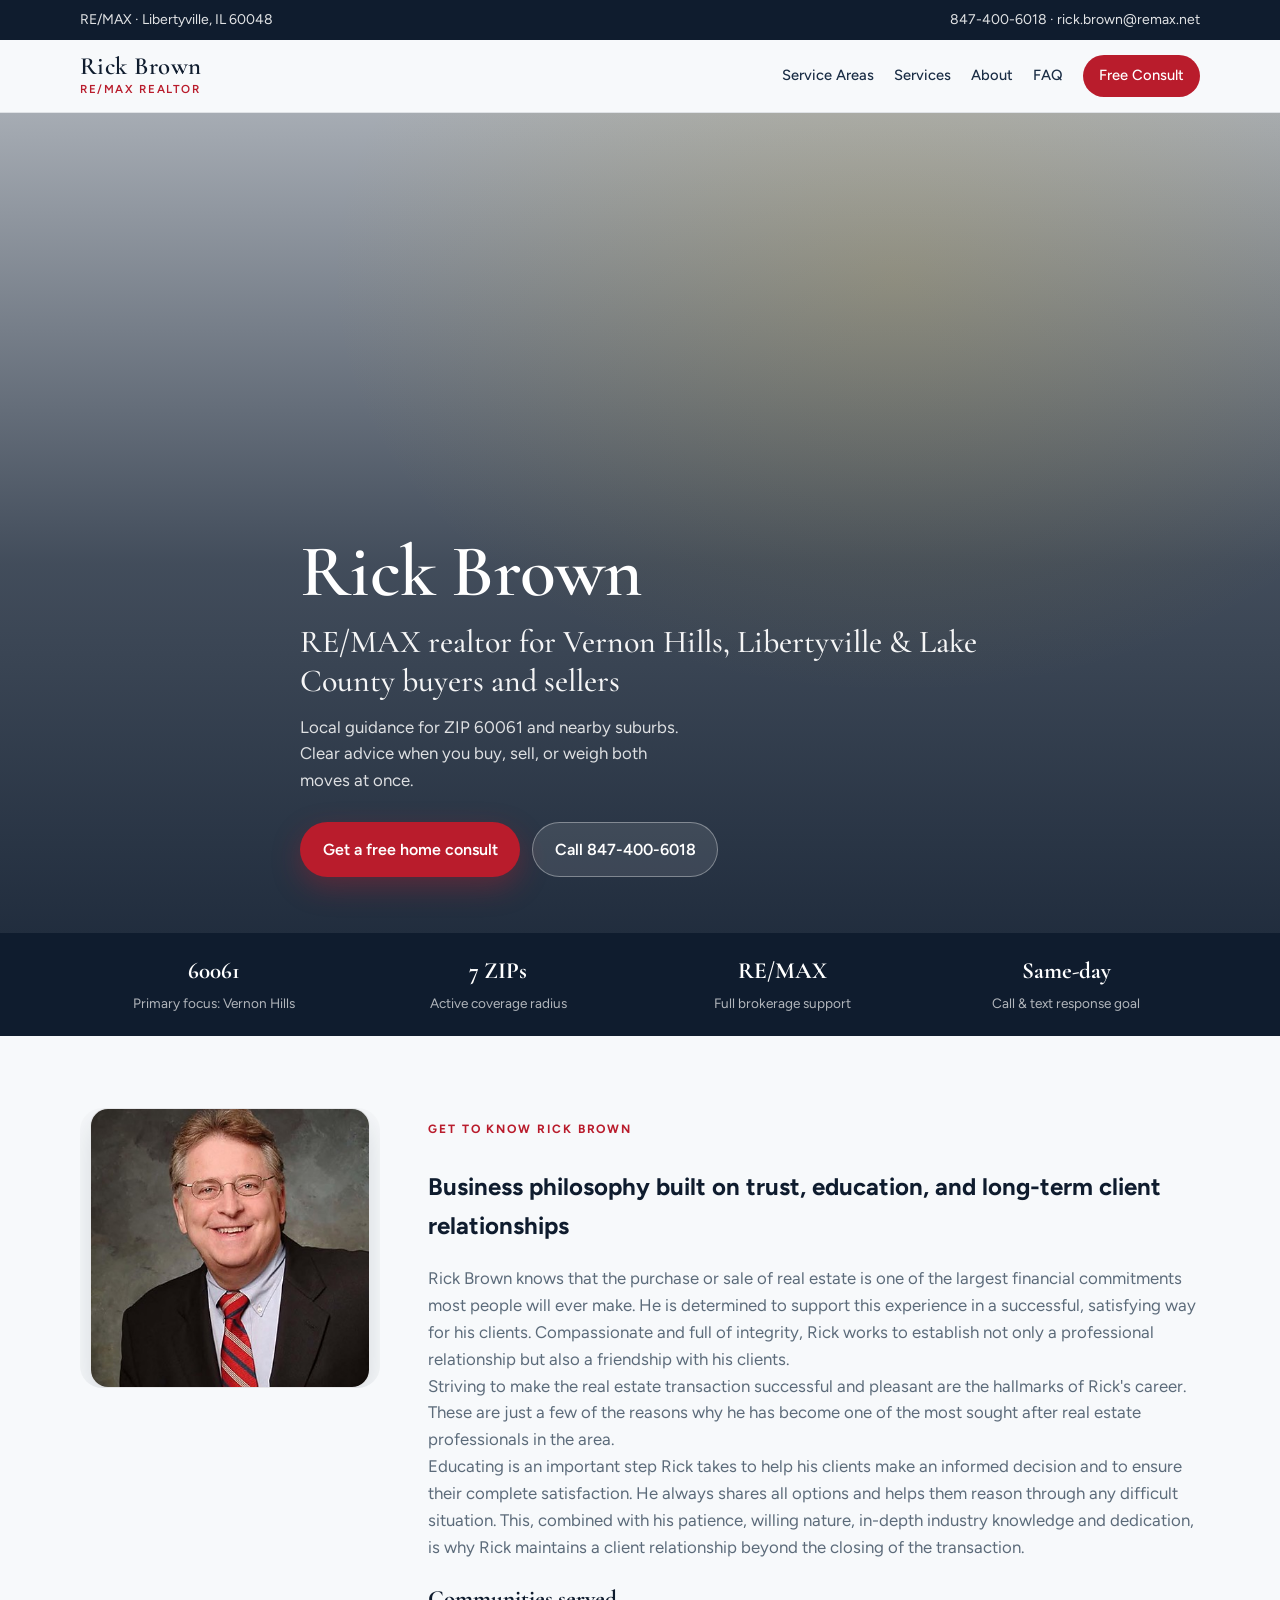
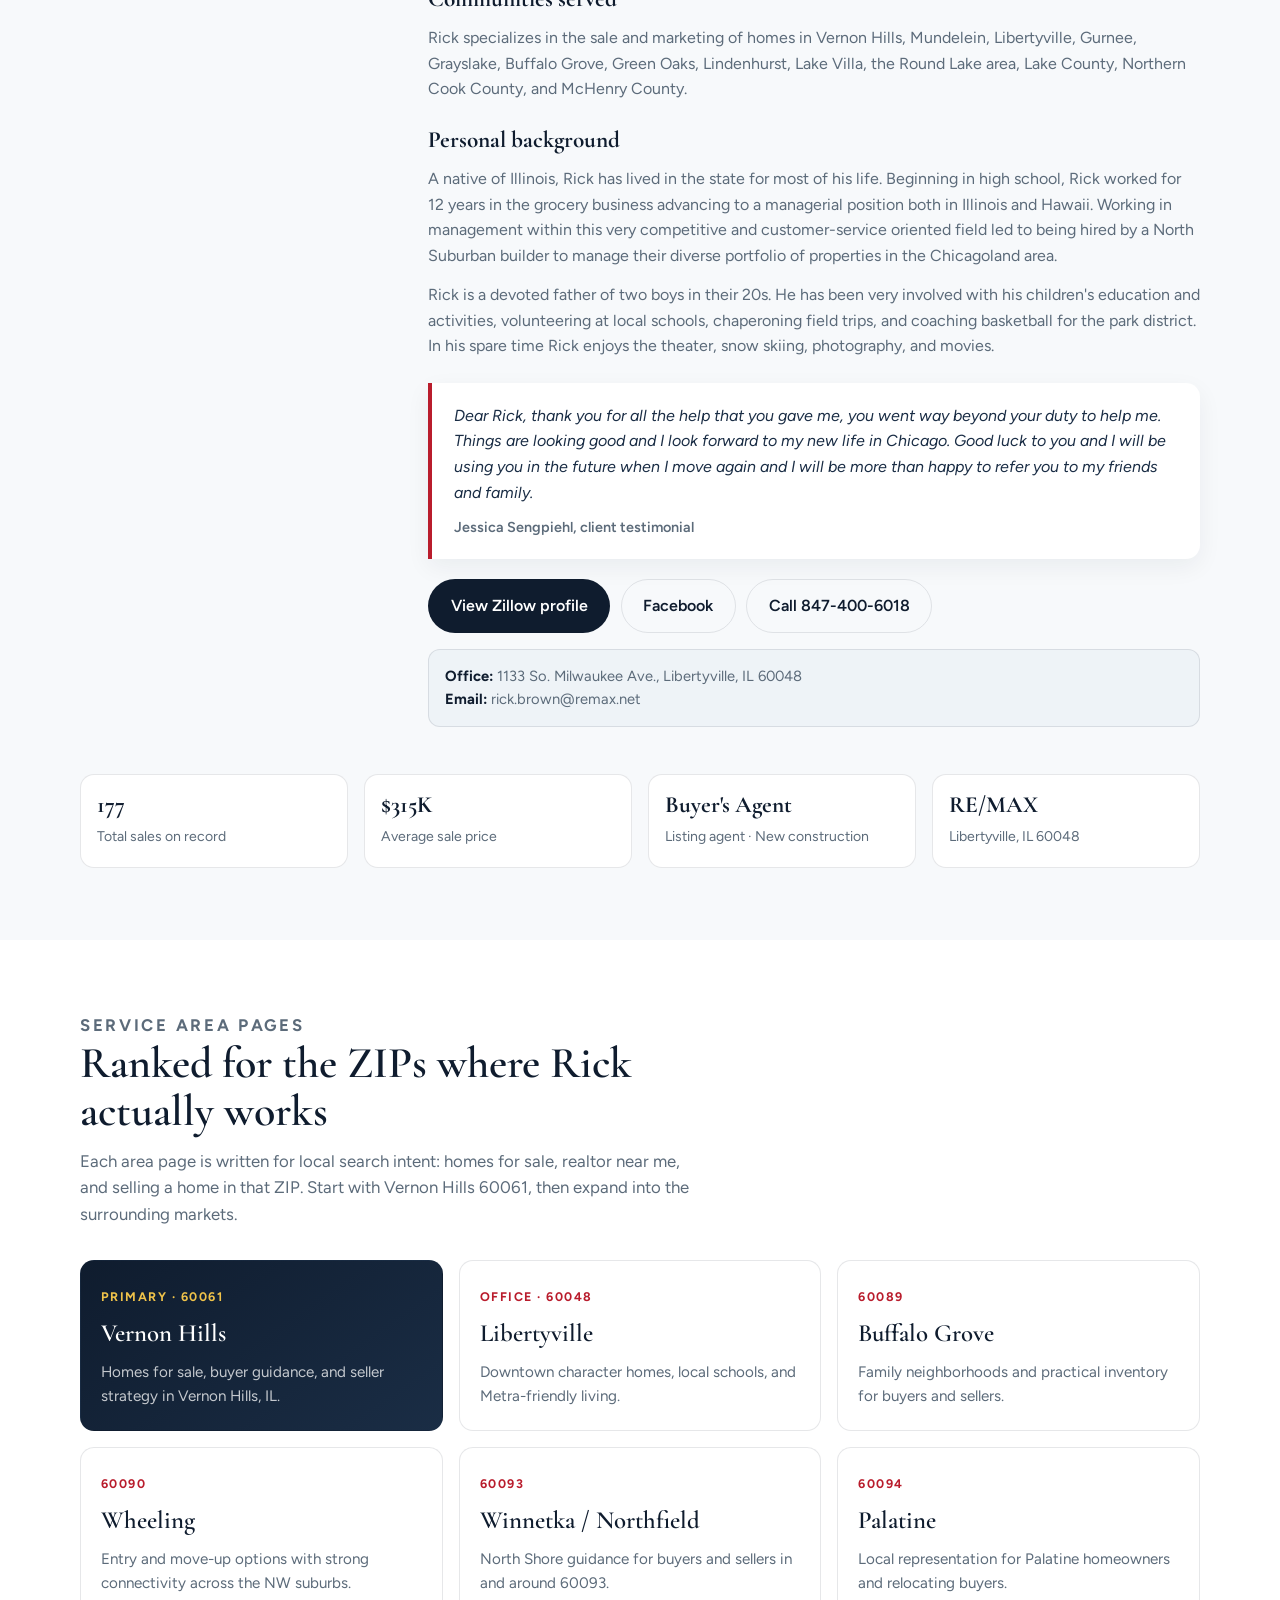
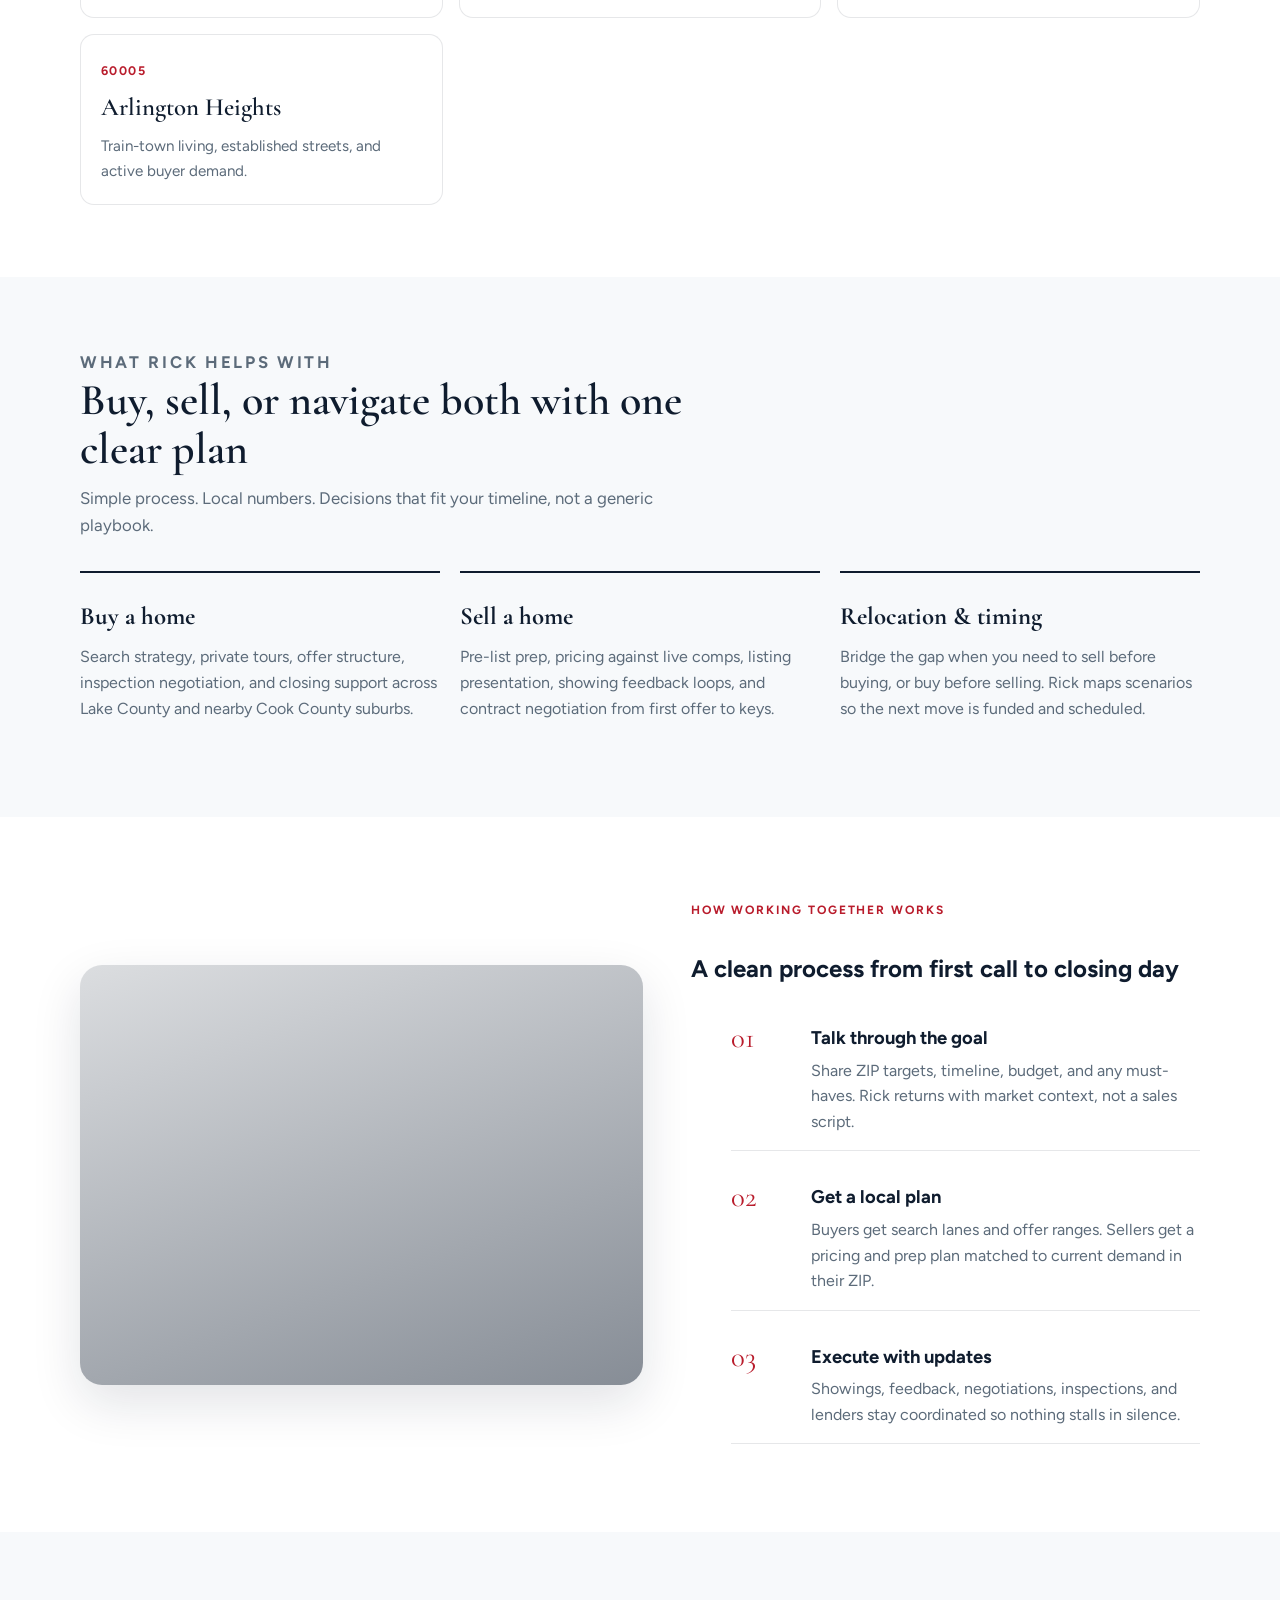
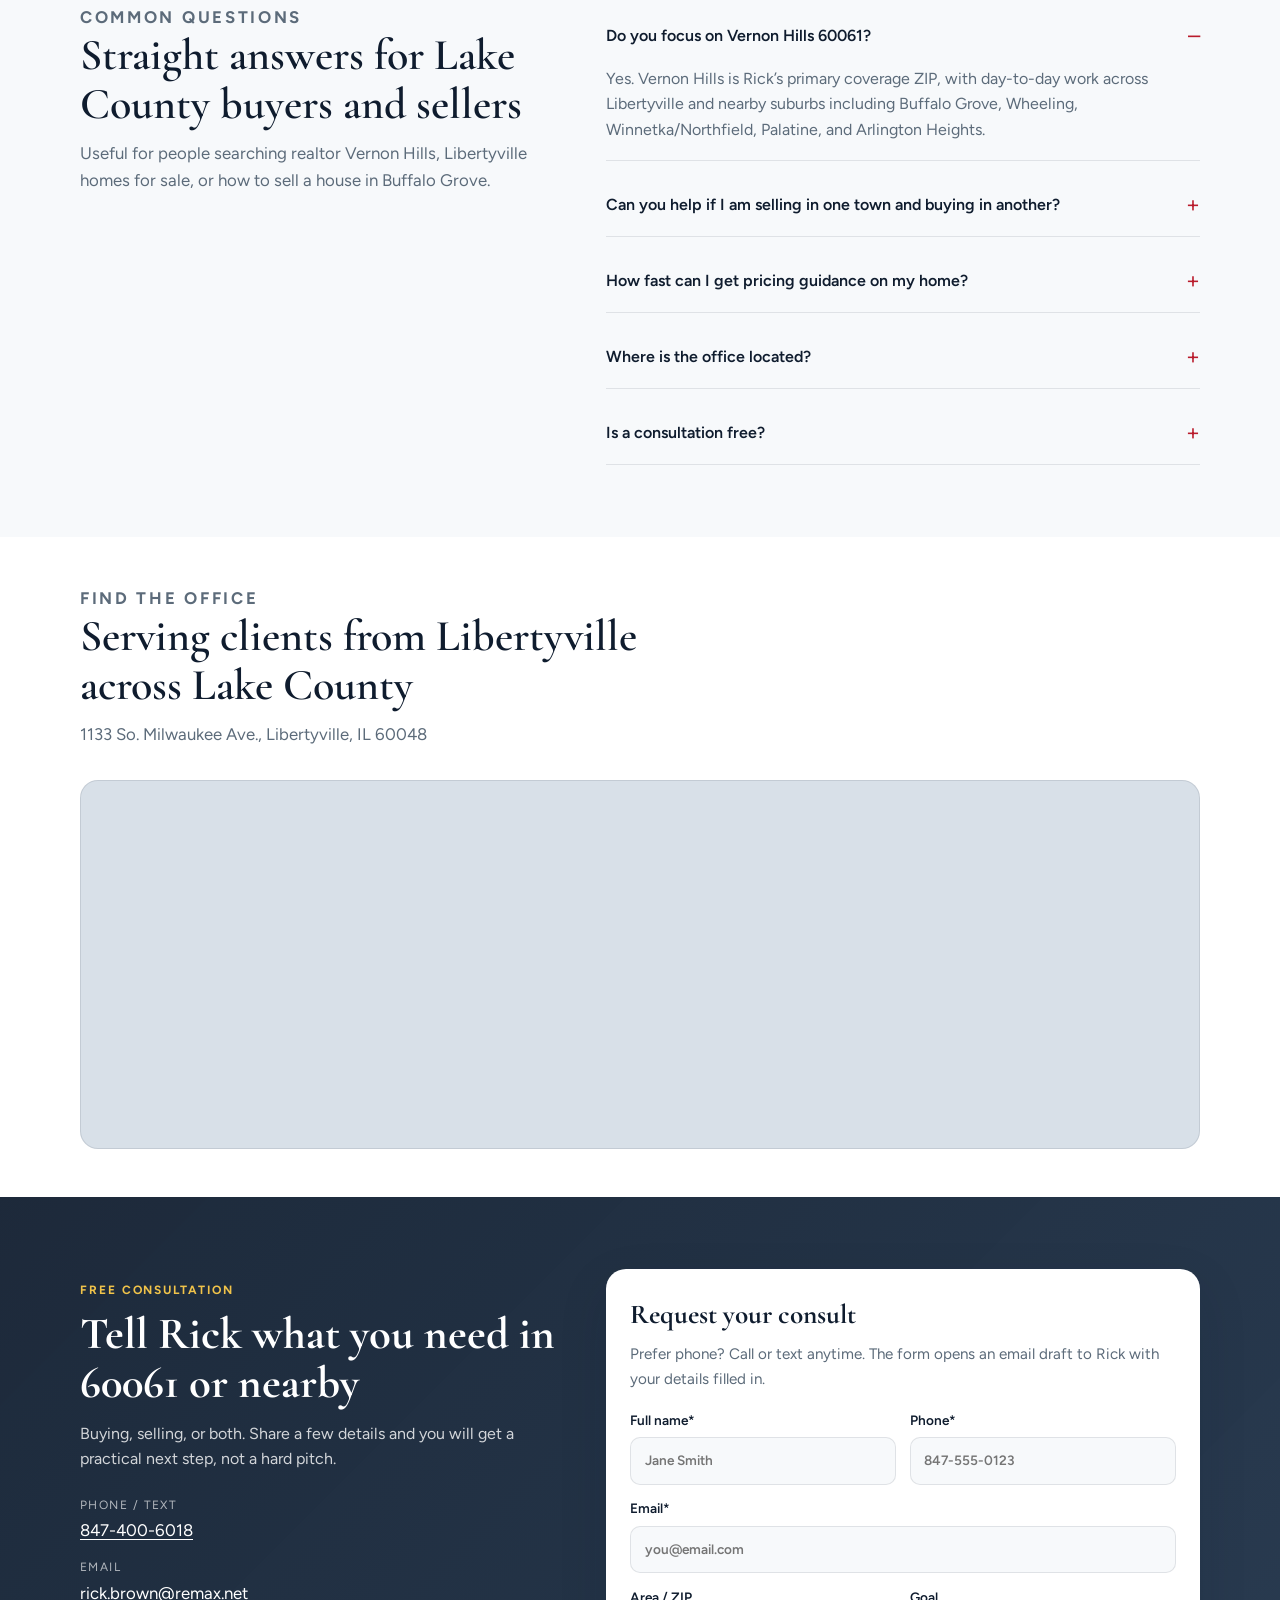
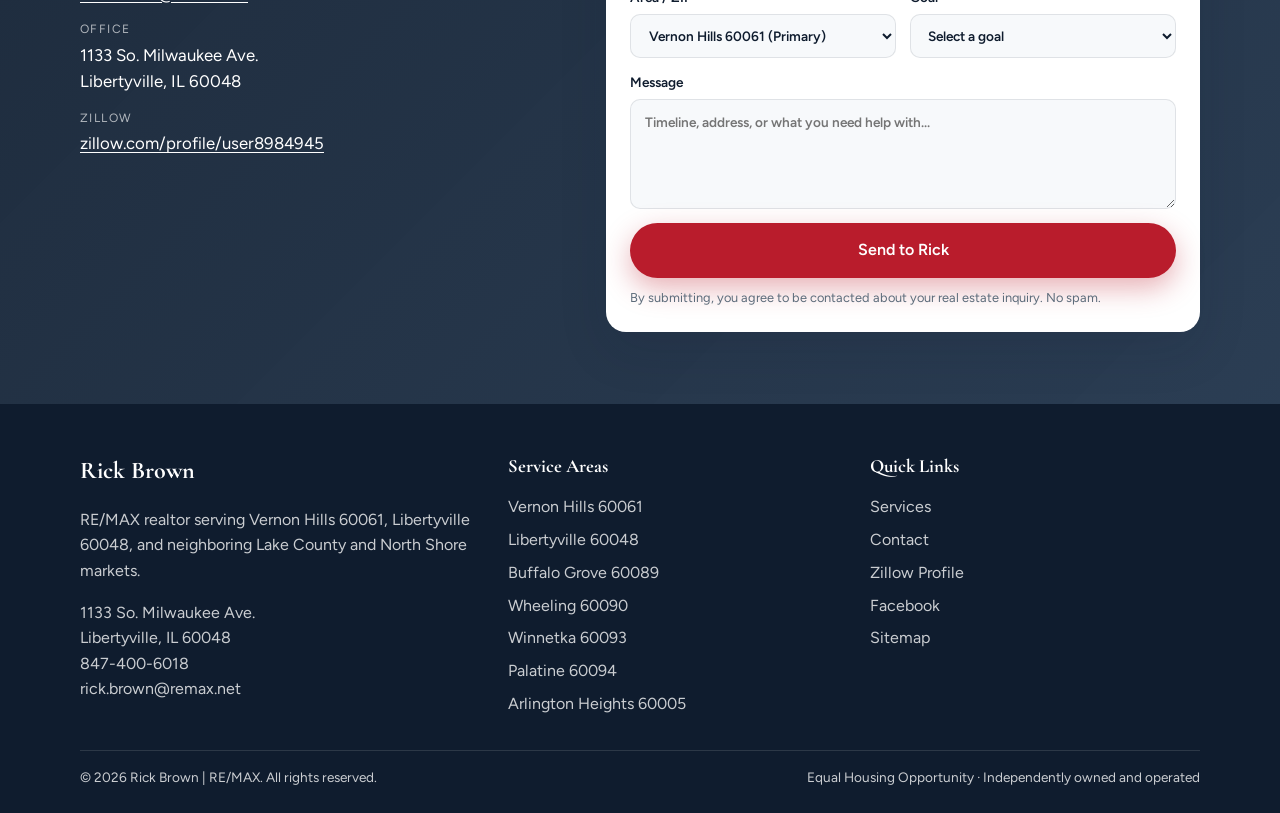
<file: index.html>
<!DOCTYPE html>
<html lang="en-US">
<head>
  <meta charset="UTF-8">
  <meta name="viewport" content="width=device-width, initial-scale=1">
  <title>Rick Brown | RE/MAX Realtor in Vernon Hills, Libertyville & Lake County IL</title>
  <meta name="description" content="Work with Rick Brown, RE/MAX realtor serving Vernon Hills 60061, Libertyville 60048, Buffalo Grove, Wheeling, Winnetka, Palatine & Arlington Heights. Call 847-400-6018.">
  <meta name="robots" content="index, follow, max-image-preview:large, max-snippet:-1, max-video-preview:-1">
  <meta name="geo.region" content="US-IL">
  <meta name="geo.placename" content="Libertyville, Illinois">
  <meta name="geo.position" content="42.2831;-87.9531">
  <meta name="ICBM" content="42.2831, -87.9531">
  <link rel="canonical" href="https://rickbrownhomes.com/">
  <link rel="alternate" hreflang="en-us" href="https://rickbrownhomes.com/">

  <meta property="og:type" content="website">
  <meta property="og:locale" content="en_US">
  <meta property="og:site_name" content="Rick Brown | RE/MAX">
  <meta property="og:title" content="Rick Brown | RE/MAX Realtor in Vernon Hills & Libertyville IL">
  <meta property="og:description" content="Local RE/MAX realtor helping buyers and sellers across Lake County ZIP codes 60061, 60048, 60089, 60090, 60093, 60094, and 60005.">
  <meta property="og:url" content="https://rickbrownhomes.com/">
  <meta property="og:image" content="https://rickbrownhomes.com/images/rick-brown-720.jpg">

  <meta name="twitter:card" content="summary_large_image">
  <meta name="twitter:title" content="Rick Brown | RE/MAX Realtor — Lake County IL">
  <meta name="twitter:description" content="Buy or sell with local market guidance in Vernon Hills, Libertyville, and nearby suburbs. Call 847-400-6018.">

  <link rel="preconnect" href="https://fonts.googleapis.com">
  <link rel="preconnect" href="https://fonts.gstatic.com" crossorigin>
  <link href="https://fonts.googleapis.com/css2?family=Cormorant+Garamond:wght@500;600;700&family=Figtree:wght@400;500;600;700&display=swap" rel="stylesheet">
  <link rel="stylesheet" href="css/styles.css">

  <script type="application/ld+json">
  {
    "@context": "https://schema.org",
    "@graph": [
      {
        "@type": "RealEstateAgent",
        "@id": "https://rickbrownhomes.com/#business",
        "name": "Rick Brown | RE/MAX",
        "alternateName": "Rick Brown Remax",
        "url": "https://rickbrownhomes.com/",
        "image": "https://rickbrownhomes.com/images/rick-brown-720.jpg",
        "telephone": "+18474006018",
        "email": "rick.brown@remax.net",
        "priceRange": "$$",
        "address": {
          "@type": "PostalAddress",
          "streetAddress": "1133 So. Milwaukee Ave.",
          "addressLocality": "Libertyville",
          "addressRegion": "IL",
          "postalCode": "60048",
          "addressCountry": "US"
        },
        "geo": {
          "@type": "GeoCoordinates",
          "latitude": 42.2831,
          "longitude": -87.9531
        },
        "hasMap": "https://www.google.com/maps/search/?api=1&query=1133+S+Milwaukee+Ave+Libertyville+IL+60048",
        "areaServed": [
          {"@type": "PostalCode", "name": "60061", "description": "Vernon Hills, IL"},
          {"@type": "PostalCode", "name": "60048", "description": "Libertyville, IL"},
          {"@type": "PostalCode", "name": "60089", "description": "Buffalo Grove, IL"},
          {"@type": "PostalCode", "name": "60090", "description": "Wheeling, IL"},
          {"@type": "PostalCode", "name": "60093", "description": "Winnetka / Northfield, IL"},
          {"@type": "PostalCode", "name": "60094", "description": "Palatine, IL"},
          {"@type": "PostalCode", "name": "60005", "description": "Arlington Heights, IL"},
          {"@type": "AdministrativeArea", "name": "Lake County, Illinois"},
          {"@type": "City", "name": "Vernon Hills"},
          {"@type": "City", "name": "Libertyville"}
        ],
        "openingHoursSpecification": [
          {
            "@type": "OpeningHoursSpecification",
            "dayOfWeek": ["Monday","Tuesday","Wednesday","Thursday","Friday"],
            "opens": "09:00",
            "closes": "19:00"
          },
          {
            "@type": "OpeningHoursSpecification",
            "dayOfWeek": ["Saturday","Sunday"],
            "opens": "10:00",
            "closes": "16:00"
          }
        ],
        "sameAs": [
          "https://www.zillow.com/profile/user8984945",
          "https://www.facebook.com/rick.brown.925602"
        ],
        "memberOf": {
          "@type": "Organization",
          "name": "RE/MAX"
        },
        "knowsAbout": [
          "Vernon Hills real estate",
          "Libertyville homes for sale",
          "Lake County IL buyer representation",
          "Home selling strategy",
          "Residential real estate"
        ],
        "description": "Rick Brown is a RE/MAX realtor serving Vernon Hills, Libertyville, and surrounding Lake County communities from Libertyville, IL."
      },
      {
        "@type": "Person",
        "@id": "https://rickbrownhomes.com/#rick",
        "name": "Rick Brown",
        "jobTitle": "Real Estate Agent",
        "image": "https://rickbrownhomes.com/images/rick-brown-720.jpg",
        "telephone": "+18474006018",
        "email": "rick.brown@remax.net",
        "worksFor": {"@id": "https://rickbrownhomes.com/#business"},
        "url": "https://rickbrownhomes.com/",
        "sameAs": [
          "https://www.zillow.com/profile/user8984945",
          "https://www.facebook.com/rick.brown.925602"
        ],
        "description": "RE/MAX realtor helping buyers and sellers across Vernon Hills, Libertyville, and Lake County, Illinois.",
        "address": {
          "@type": "PostalAddress",
          "streetAddress": "1133 So. Milwaukee Ave.",
          "addressLocality": "Libertyville",
          "addressRegion": "IL",
          "postalCode": "60048",
          "addressCountry": "US"
        }
      },
      {
        "@type": "WebSite",
        "@id": "https://rickbrownhomes.com/#website",
        "url": "https://rickbrownhomes.com/",
        "name": "Rick Brown | RE/MAX",
        "publisher": {"@id": "https://rickbrownhomes.com/#business"},
        "inLanguage": "en-US"
      },
      {
        "@type": "WebPage",
        "@id": "https://rickbrownhomes.com/#webpage",
        "url": "https://rickbrownhomes.com/",
        "name": "Rick Brown | RE/MAX Realtor in Vernon Hills, Libertyville & Lake County IL",
        "isPartOf": {"@id": "https://rickbrownhomes.com/#website"},
        "about": {"@id": "https://rickbrownhomes.com/#business"},
        "description": "Local RE/MAX realtor helping buyers and sellers in Vernon Hills, Libertyville, and surrounding Lake County and North Shore ZIP codes.",
        "inLanguage": "en-US"
      },
      {
        "@type": "BreadcrumbList",
        "itemListElement": [{
          "@type": "ListItem",
          "position": 1,
          "name": "Home",
          "item": "https://rickbrownhomes.com/"
        }]
      },
      {
        "@type": "Service",
        "name": "Buyer Representation",
        "provider": {"@id": "https://rickbrownhomes.com/#business"},
        "areaServed": ["Vernon Hills", "Libertyville", "Buffalo Grove", "Wheeling", "Winnetka", "Palatine", "Arlington Heights"],
        "description": "Guided home search, offer strategy, and closing support for buyers across Lake County and nearby suburbs."
      },
      {
        "@type": "Service",
        "name": "Home Selling Representation",
        "provider": {"@id": "https://rickbrownhomes.com/#business"},
        "areaServed": ["Vernon Hills IL 60061", "Libertyville IL 60048"],
        "description": "Pricing strategy, marketing, and negotiation support for homeowners ready to sell."
      }
    ]
  }
  </script>
</head>
<body>
  <a class="skip-link" href="#main" style="position:absolute;left:-9999px">Skip to content</a>

  <div class="topbar">
    <div class="container">
      <span>RE/MAX · Libertyville, IL 60048</span>
      <span>
        <a href="tel:+18474006018">847-400-6018</a>
        ·
        <a href="mailto:rick.brown@remax.net">rick.brown@remax.net</a>
      </span>
    </div>
  </div>

  <header class="site-header">
    <div class="container">
      <a class="brand" href="/" aria-label="Rick Brown RE/MAX home">
        <span class="brand-name">Rick Brown</span>
        <span class="brand-tag">RE/MAX Realtor</span>
      </a>
      <button class="nav-toggle" type="button" aria-label="Open menu" aria-expanded="false">☰</button>
      <nav class="nav" aria-label="Primary">
        <a href="#areas">Service Areas</a>
        <a href="#services">Services</a>
        <a href="#about">About</a>
        <a href="#faq">FAQ</a>
        <a class="nav-cta" href="#contact">Free Consult</a>
      </nav>
    </div>
  </header>

  <main id="main">
    <section class="hero" aria-label="Hero">
      <div class="container hero-inner">
        <p class="hero-brand">Rick Brown</p>
        <h1>RE/MAX realtor for Vernon Hills, Libertyville &amp; Lake County buyers and sellers</h1>
        <p class="hero-lead">Local guidance for ZIP 60061 and nearby suburbs. Clear advice when you buy, sell, or weigh both moves at once.</p>
        <div class="hero-actions">
          <a class="btn btn-primary" href="#contact">Get a free home consult</a>
          <a class="btn btn-ghost" href="tel:+18474006018">Call 847-400-6018</a>
        </div>
      </div>
    </section>

    <div class="trust">
      <div class="container">
        <ul class="trust-list">
          <li><strong>60061</strong><span>Primary focus: Vernon Hills</span></li>
          <li><strong>7 ZIPs</strong><span>Active coverage radius</span></li>
          <li><strong>RE/MAX</strong><span>Full brokerage support</span></li>
          <li><strong>Same-day</strong><span>Call &amp; text response goal</span></li>
        </ul>
      </div>
    </div>

    <section class="section" id="about">
      <div class="container split about-split">
        <div class="split-visual photo-frame">
          <img
            class="agent-portrait-clean"
            src="images/rick-brown-600.jpg"
            srcset="images/rick-brown-400.jpg 400w, images/rick-brown-600.jpg 600w, images/rick-brown-720.jpg 720w"
            sizes="280px"
            alt="Rick Brown, RE/MAX realtor in Libertyville, Illinois"
            width="280"
            height="280"
            loading="eager"
            decoding="async">
        </div>
        <div>
          <p class="eyebrow">Get to know Rick Brown</p>
          <h2>Business philosophy built on trust, education, and long-term client relationships</h2>
          <p class="lede">Rick Brown knows that the purchase or sale of real estate is one of the largest financial commitments most people will ever make. He is determined to support this experience in a successful, satisfying way for his clients. Compassionate and full of integrity, Rick works to establish not only a professional relationship but also a friendship with his clients.</p>
          <p class="lede">Striving to make the real estate transaction successful and pleasant are the hallmarks of Rick's career. These are just a few of the reasons why he has become one of the most sought after real estate professionals in the area.</p>
          <p class="lede">Educating is an important step Rick takes to help his clients make an informed decision and to ensure their complete satisfaction. He always shares all options and helps them reason through any difficult situation. This, combined with his patience, willing nature, in-depth industry knowledge and dedication, is why Rick maintains a client relationship beyond the closing of the transaction.</p>

          <div class="about-block">
            <h3>Communities served</h3>
            <p>Rick specializes in the sale and marketing of homes in Vernon Hills, Mundelein, Libertyville, Gurnee, Grayslake, Buffalo Grove, Green Oaks, Lindenhurst, Lake Villa, the Round Lake area, Lake County, Northern Cook County, and McHenry County.</p>
          </div>

          <div class="about-block">
            <h3>Personal background</h3>
            <p>A native of Illinois, Rick has lived in the state for most of his life. Beginning in high school, Rick worked for 12 years in the grocery business advancing to a managerial position both in Illinois and Hawaii. Working in management within this very competitive and customer-service oriented field led to being hired by a North Suburban builder to manage their diverse portfolio of properties in the Chicagoland area.</p>
            <p>Rick is a devoted father of two boys in their 20s. He has been very involved with his children's education and activities, volunteering at local schools, chaperoning field trips, and coaching basketball for the park district. In his spare time Rick enjoys the theater, snow skiing, photography, and movies.</p>
          </div>

          <blockquote class="testimonial">
            <p>Dear Rick, thank you for all the help that you gave me, you went way beyond your duty to help me. Things are looking good and I look forward to my new life in Chicago. Good luck to you and I will be using you in the future when I move again and I will be more than happy to refer you to my friends and family.</p>
            <cite>Jessica Sengpiehl, client testimonial</cite>
          </blockquote>

          <div class="profile-links">
            <a class="btn btn-dark" href="https://www.zillow.com/profile/user8984945" target="_blank" rel="noopener noreferrer">View Zillow profile</a>
            <a class="btn btn-outline" href="https://www.facebook.com/rick.brown.925602" target="_blank" rel="noopener noreferrer">Facebook</a>
            <a class="btn btn-outline" href="tel:+18474006018">Call 847-400-6018</a>
          </div>

          <p class="office-note">
            <strong>Office:</strong> 1133 So. Milwaukee Ave., Libertyville, IL 60048<br>
            <strong>Email:</strong> rick.brown@remax.net
          </p>
        </div>
      </div>

      <div class="container">
        <div class="credentials">
          <div class="credential">
            <strong>177</strong>
            <span>Total sales on record</span>
          </div>
          <div class="credential">
            <strong>$315K</strong>
            <span>Average sale price</span>
          </div>
          <div class="credential">
            <strong>Buyer's Agent</strong>
            <span>Listing agent · New construction</span>
          </div>
          <div class="credential">
            <strong>RE/MAX</strong>
            <span>Libertyville, IL 60048</span>
          </div>
        </div>
      </div>
    </section>

    <section class="section" id="areas" style="background:#fff">
      <div class="container">
        <div class="section-head">
          <p class="eyebrow">Service area pages</p>
          <h2>Ranked for the ZIPs where Rick actually works</h2>
          <p>Each area page is written for local search intent: homes for sale, realtor near me, and selling a home in that ZIP. Start with Vernon Hills 60061, then expand into the surrounding markets.</p>
        </div>
        <div class="area-grid">
          <a class="area-link primary" href="areas/vernon-hills-60061.html">
            <span class="zip">Primary · 60061</span>
            <h3>Vernon Hills</h3>
            <p>Homes for sale, buyer guidance, and seller strategy in Vernon Hills, IL.</p>
          </a>
          <a class="area-link" href="areas/libertyville-60048.html">
            <span class="zip">Office · 60048</span>
            <h3>Libertyville</h3>
            <p>Downtown character homes, local schools, and Metra-friendly living.</p>
          </a>
          <a class="area-link" href="areas/buffalo-grove-60089.html">
            <span class="zip">60089</span>
            <h3>Buffalo Grove</h3>
            <p>Family neighborhoods and practical inventory for buyers and sellers.</p>
          </a>
          <a class="area-link" href="areas/wheeling-60090.html">
            <span class="zip">60090</span>
            <h3>Wheeling</h3>
            <p>Entry and move-up options with strong connectivity across the NW suburbs.</p>
          </a>
          <a class="area-link" href="areas/winnetka-60093.html">
            <span class="zip">60093</span>
            <h3>Winnetka / Northfield</h3>
            <p>North Shore guidance for buyers and sellers in and around 60093.</p>
          </a>
          <a class="area-link" href="areas/palatine-60094.html">
            <span class="zip">60094</span>
            <h3>Palatine</h3>
            <p>Local representation for Palatine homeowners and relocating buyers.</p>
          </a>
          <a class="area-link" href="areas/arlington-heights-60005.html">
            <span class="zip">60005</span>
            <h3>Arlington Heights</h3>
            <p>Train-town living, established streets, and active buyer demand.</p>
          </a>
        </div>
      </div>
    </section>

    <section class="section" id="services">
      <div class="container">
        <div class="section-head">
          <p class="eyebrow">What Rick helps with</p>
          <h2>Buy, sell, or navigate both with one clear plan</h2>
          <p>Simple process. Local numbers. Decisions that fit your timeline, not a generic playbook.</p>
        </div>
        <div class="service-row">
          <article class="service">
            <h3>Buy a home</h3>
            <p>Search strategy, private tours, offer structure, inspection negotiation, and closing support across Lake County and nearby Cook County suburbs.</p>
          </article>
          <article class="service">
            <h3>Sell a home</h3>
            <p>Pre-list prep, pricing against live comps, listing presentation, showing feedback loops, and contract negotiation from first offer to keys.</p>
          </article>
          <article class="service">
            <h3>Relocation &amp; timing</h3>
            <p>Bridge the gap when you need to sell before buying, or buy before selling. Rick maps scenarios so the next move is funded and scheduled.</p>
          </article>
        </div>
      </div>
    </section>

    <section class="section" style="background:#fff">
      <div class="container split">
        <div class="split-visual alt" role="img" aria-label="Modern kitchen interior"></div>
        <div>
          <p class="eyebrow">How working together works</p>
          <h2>A clean process from first call to closing day</h2>
          <ol class="process">
            <li>
              <div>
                <h3>Talk through the goal</h3>
                <p>Share ZIP targets, timeline, budget, and any must-haves. Rick returns with market context, not a sales script.</p>
              </div>
            </li>
            <li>
              <div>
                <h3>Get a local plan</h3>
                <p>Buyers get search lanes and offer ranges. Sellers get a pricing and prep plan matched to current demand in their ZIP.</p>
              </div>
            </li>
            <li>
              <div>
                <h3>Execute with updates</h3>
                <p>Showings, feedback, negotiations, inspections, and lenders stay coordinated so nothing stalls in silence.</p>
              </div>
            </li>
          </ol>
        </div>
      </div>
    </section>

    <section class="section" id="faq">
      <div class="container faq-layout">
        <div class="section-head" style="margin:0">
          <p class="eyebrow">Common questions</p>
          <h2>Straight answers for Lake County buyers and sellers</h2>
          <p>Useful for people searching realtor Vernon Hills, Libertyville homes for sale, or how to sell a house in Buffalo Grove.</p>
        </div>
        <div class="faq">
          <details open>
            <summary>Do you focus on Vernon Hills 60061?</summary>
            <p>Yes. Vernon Hills is Rick’s primary coverage ZIP, with day-to-day work across Libertyville and nearby suburbs including Buffalo Grove, Wheeling, Winnetka/Northfield, Palatine, and Arlington Heights.</p>
          </details>
          <details>
            <summary>Can you help if I am selling in one town and buying in another?</summary>
            <p>Absolutely. Many clients sell in one ZIP and buy in another. Rick builds a timeline that accounts for contingencies, equity, and temporary housing if needed.</p>
          </details>
          <details>
            <summary>How fast can I get pricing guidance on my home?</summary>
            <p>Call or text 847-400-6018. Rick typically starts with your ZIP, property type, and condition, then follows with comps and a recommended listing range.</p>
          </details>
          <details>
            <summary>Where is the office located?</summary>
            <p>1133 So. Milwaukee Ave., Libertyville, IL 60048. Appointments are available in-office, on-site at the property, or by phone.</p>
          </details>
          <details>
            <summary>Is a consultation free?</summary>
            <p>Yes. The first consult is free and no-pressure. You leave with a clearer next step whether you are buying, selling, or both.</p>
          </details>
        </div>
      </div>
    </section>

    <section class="section section-tight" style="background:#fff">
      <div class="container">
        <div class="section-head">
          <p class="eyebrow">Find the office</p>
          <h2>Serving clients from Libertyville across Lake County</h2>
          <p>1133 So. Milwaukee Ave., Libertyville, IL 60048</p>
        </div>
        <div class="map-wrap">
          <iframe
            title="Map of Rick Brown RE/MAX office at 1133 S Milwaukee Ave Libertyville IL"
            loading="lazy"
            referrerpolicy="no-referrer-when-downgrade"
            src="https://www.google.com/maps?q=1133+S+Milwaukee+Ave,+Libertyville,+IL+60048&output=embed">
          </iframe>
        </div>
      </div>
    </section>

    <section class="section contact-band" id="contact">
      <div class="container contact-grid">
        <div class="contact-copy">
          <p class="eyebrow" style="color:#f0c34a">Free consultation</p>
          <h2 style="font-family:var(--font-display);font-size:clamp(2rem,4vw,2.8rem);margin:0 0 .75rem;line-height:1.1">Tell Rick what you need in 60061 or nearby</h2>
          <p style="margin:0;color:rgba(255,255,255,.8)">Buying, selling, or both. Share a few details and you will get a practical next step, not a hard pitch.</p>
          <dl class="contact-meta">
            <div>
              <dt>Phone / Text</dt>
              <dd><a href="tel:+18474006018">847-400-6018</a></dd>
            </div>
            <div>
              <dt>Email</dt>
              <dd><a href="mailto:rick.brown@remax.net">rick.brown@remax.net</a></dd>
            </div>
            <div>
              <dt>Office</dt>
              <dd>1133 So. Milwaukee Ave.<br>Libertyville, IL 60048</dd>
            </div>
            <div>
              <dt>Zillow</dt>
              <dd><a href="https://www.zillow.com/profile/user8984945" target="_blank" rel="noopener noreferrer">zillow.com/profile/user8984945</a></dd>
            </div>
          </dl>
        </div>

        <div class="form-panel">
          <h3>Request your consult</h3>
          <p>Prefer phone? Call or text anytime. The form opens an email draft to Rick with your details filled in.</p>
          <form id="lead-form" novalidate>
            <div class="form-grid">
              <label>
                Full name*
                <input type="text" name="name" autocomplete="name" required placeholder="Jane Smith">
              </label>
              <label>
                Phone*
                <input type="tel" name="phone" autocomplete="tel" required placeholder="847-555-0123">
              </label>
              <label class="full">
                Email*
                <input type="email" name="email" autocomplete="email" required placeholder="you@email.com">
              </label>
              <label>
                Area / ZIP
                <select name="area" id="area">
                  <option value="">Select an area</option>
                  <option value="Vernon Hills 60061" selected>Vernon Hills 60061 (Primary)</option>
                  <option value="Libertyville 60048">Libertyville 60048</option>
                  <option value="Buffalo Grove 60089">Buffalo Grove 60089</option>
                  <option value="Wheeling 60090">Wheeling 60090</option>
                  <option value="Winnetka / Northfield 60093">Winnetka / Northfield 60093</option>
                  <option value="Palatine 60094">Palatine 60094</option>
                  <option value="Arlington Heights 60005">Arlington Heights 60005</option>
                  <option value="Other Lake County">Other Lake County</option>
                </select>
              </label>
              <label>
                Goal
                <select name="goal">
                  <option value="">Select a goal</option>
                  <option value="Buying">Buying</option>
                  <option value="Selling">Selling</option>
                  <option value="Buying and Selling">Buying and Selling</option>
                  <option value="Home value check">Home value check</option>
                </select>
              </label>
              <label class="full">
                Message
                <textarea name="message" placeholder="Timeline, address, or what you need help with..."></textarea>
              </label>
              <div class="full">
                <button class="btn btn-primary" type="submit" style="width:100%">Send to Rick</button>
                <p class="form-note">By submitting, you agree to be contacted about your real estate inquiry. No spam.</p>
                <div id="form-status" class="form-status" role="status" aria-live="polite"></div>
              </div>
            </div>
          </form>
        </div>
      </div>
    </section>
  </main>

  <footer class="site-footer">
    <div class="container footer-grid">
      <div>
        <h2>Rick Brown</h2>
        <p>RE/MAX realtor serving Vernon Hills 60061, Libertyville 60048, and neighboring Lake County and North Shore markets.</p>
        <p style="margin-top:1rem">
          1133 So. Milwaukee Ave.<br>
          Libertyville, IL 60048<br>
          <a href="tel:+18474006018">847-400-6018</a><br>
          <a href="mailto:rick.brown@remax.net">rick.brown@remax.net</a>
        </p>
      </div>
      <div>
        <h3>Service Areas</h3>
        <ul>
          <li><a href="areas/vernon-hills-60061.html">Vernon Hills 60061</a></li>
          <li><a href="areas/libertyville-60048.html">Libertyville 60048</a></li>
          <li><a href="areas/buffalo-grove-60089.html">Buffalo Grove 60089</a></li>
          <li><a href="areas/wheeling-60090.html">Wheeling 60090</a></li>
          <li><a href="areas/winnetka-60093.html">Winnetka 60093</a></li>
          <li><a href="areas/palatine-60094.html">Palatine 60094</a></li>
          <li><a href="areas/arlington-heights-60005.html">Arlington Heights 60005</a></li>
        </ul>
      </div>
      <div>
        <h3>Quick Links</h3>
        <ul>
          <li><a href="#services">Services</a></li>
          <li><a href="#contact">Contact</a></li>
          <li><a href="https://www.zillow.com/profile/user8984945" target="_blank" rel="noopener noreferrer">Zillow Profile</a></li>
          <li><a href="https://www.facebook.com/rick.brown.925602" target="_blank" rel="noopener noreferrer">Facebook</a></li>
          <li><a href="sitemap.xml">Sitemap</a></li>
        </ul>
      </div>
    </div>
    <div class="container footer-bottom">
      <span>© <span id="year">2026</span> Rick Brown | RE/MAX. All rights reserved.</span>
      <span>Equal Housing Opportunity · Independently owned and operated</span>
    </div>
  </footer>

  <script src="js/main.js"></script>
  <script>document.getElementById('year').textContent = new Date().getFullYear();</script>
</body>
</html>
</file>
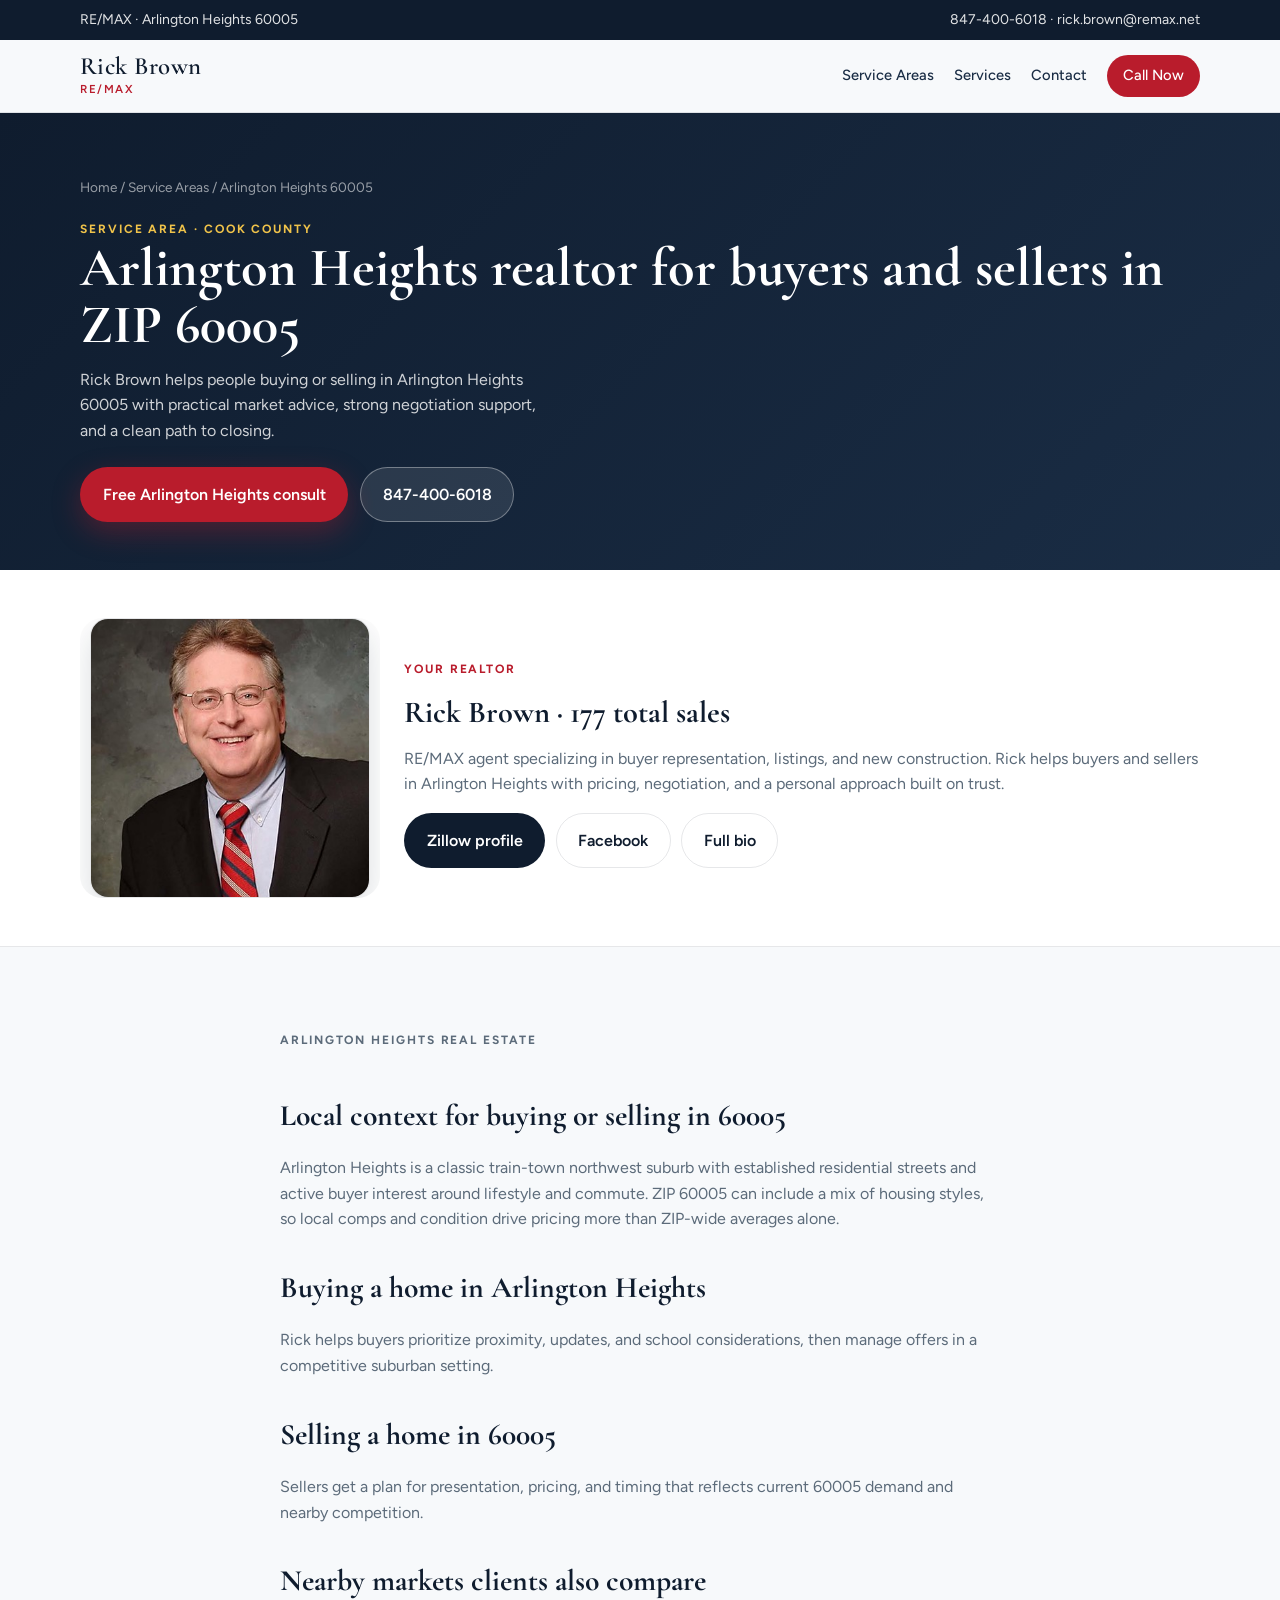
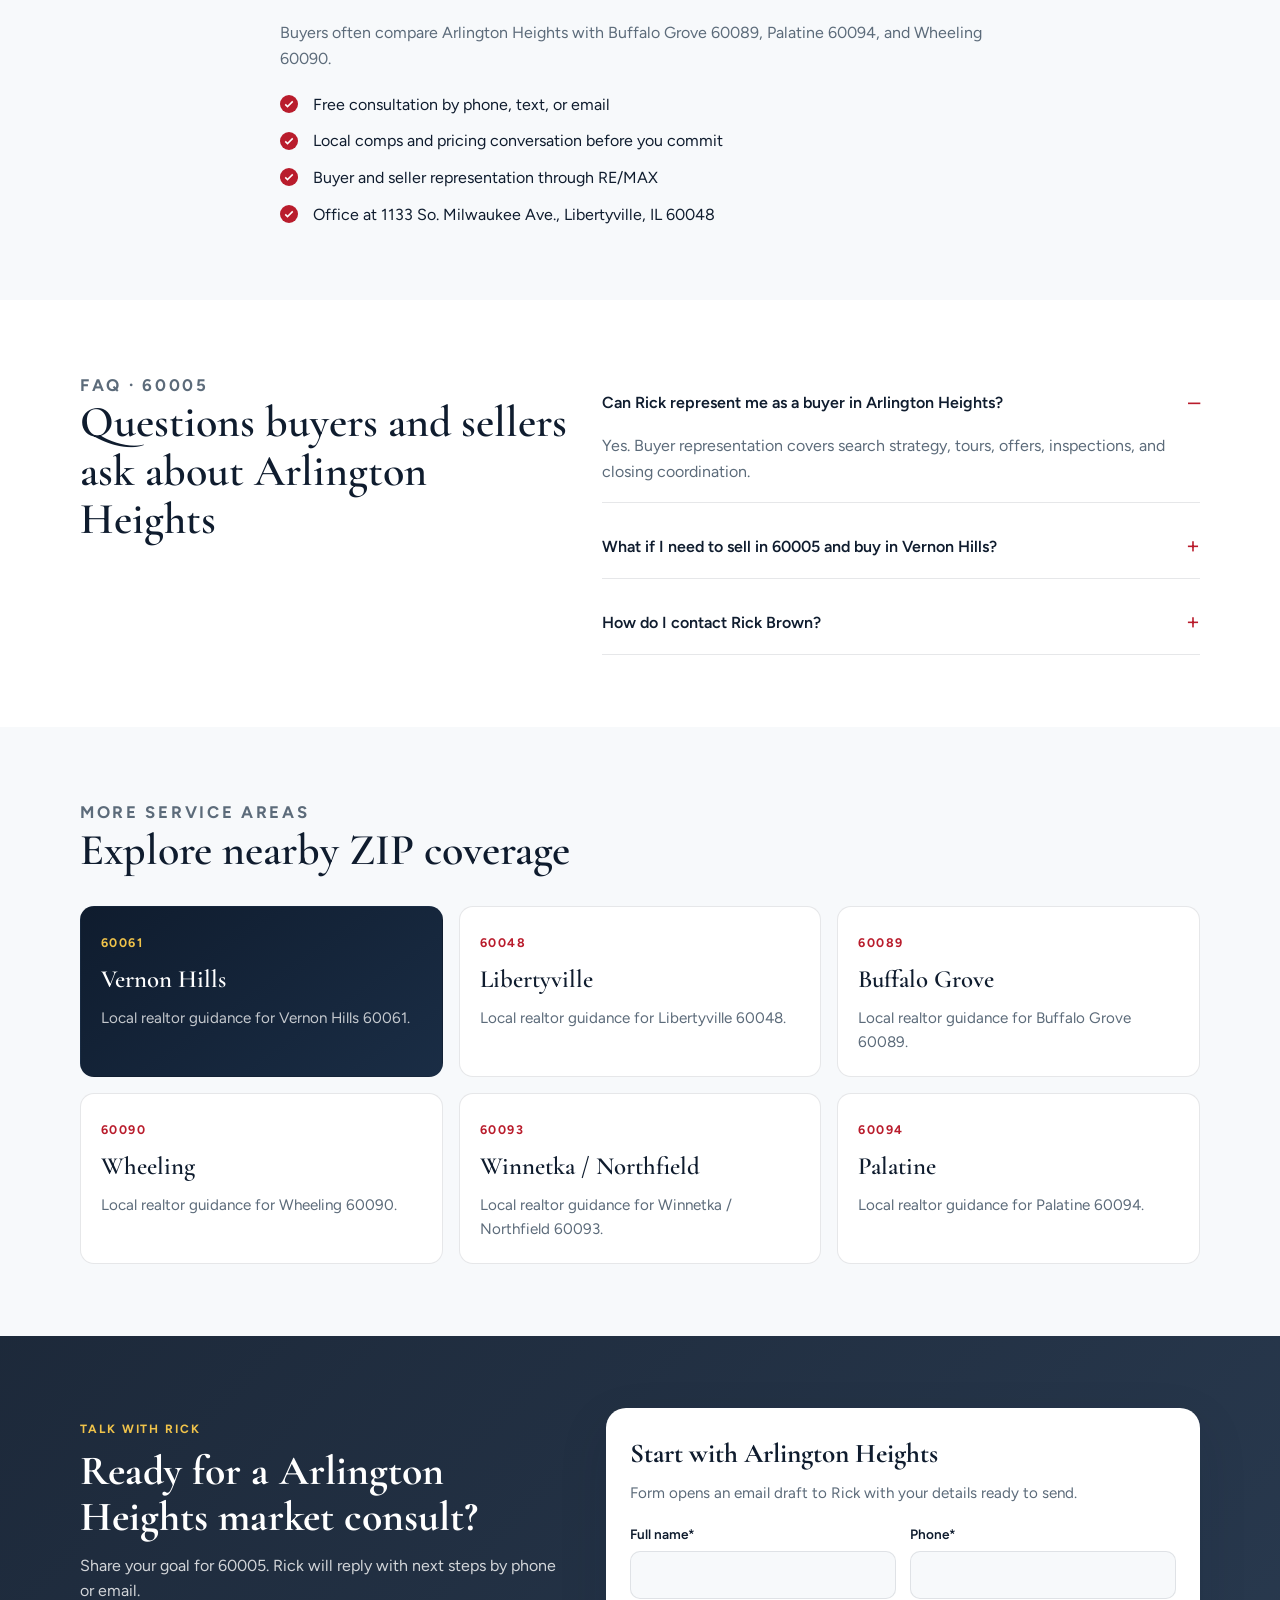
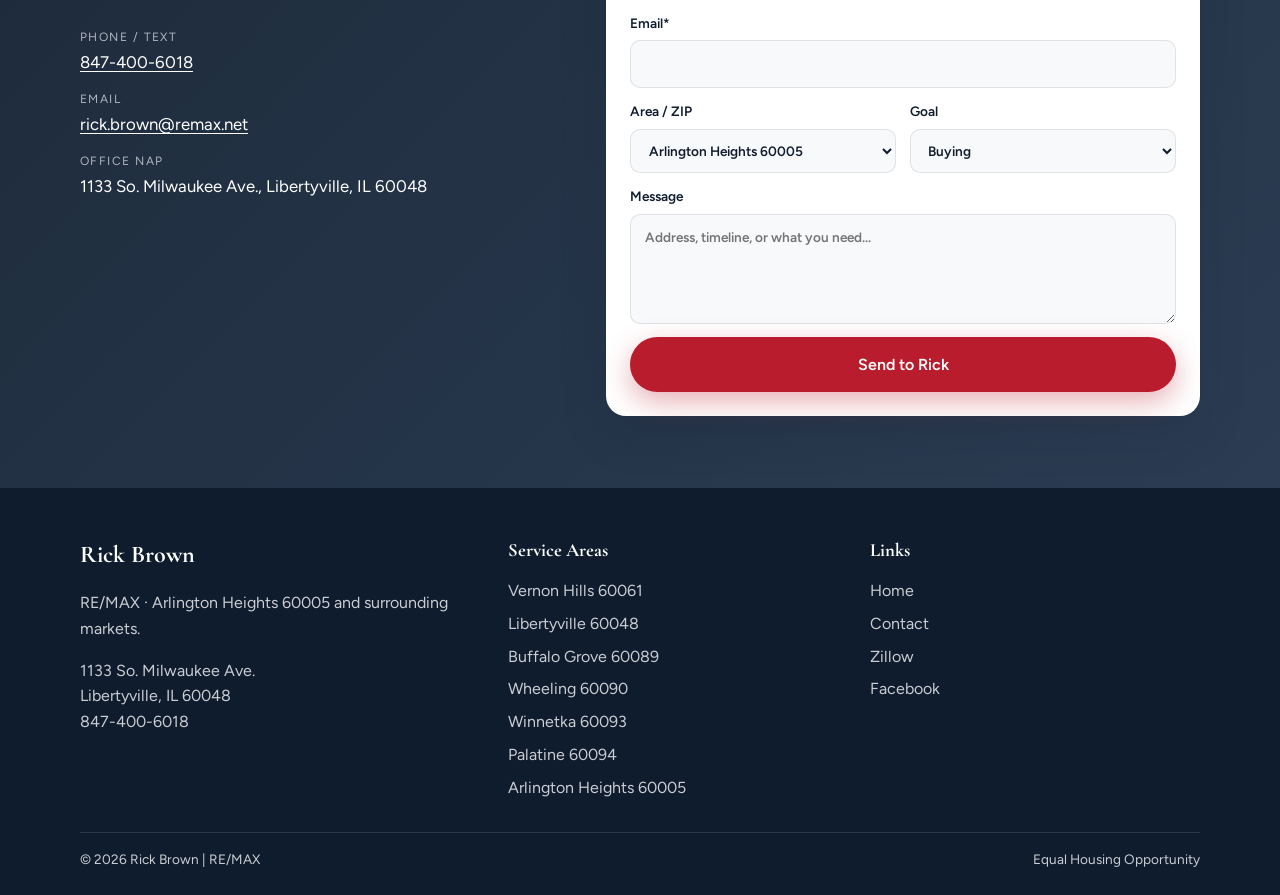
<file: areas/arlington-heights-60005.html>
<!DOCTYPE html>
<html lang="en-US">
<head>
  <meta charset="UTF-8">
  <meta name="viewport" content="width=device-width, initial-scale=1">
  <title>Arlington Heights Realtor | ZIP 60005 Homes | Rick Brown RE/MAX</title>
  <meta name="description" content="Arlington Heights realtor for ZIP 60005. Rick Brown RE/MAX helps buyers and sellers with local comps, Metra-town living, and listing strategy. Call 847-400-6018.">
  <meta name="robots" content="index, follow, max-image-preview:large">
  <meta name="geo.region" content="US-IL">
  <meta name="geo.placename" content="Arlington Heights, Illinois">
  <link rel="canonical" href="https://rickbrownhomes.com/areas/arlington-heights-60005.html">
  <meta property="og:type" content="website">
  <meta property="og:title" content="Arlington Heights Realtor | ZIP 60005 Homes | Rick Brown RE/MAX">
  <meta property="og:description" content="Arlington Heights realtor for ZIP 60005. Rick Brown RE/MAX helps buyers and sellers with local comps, Metra-town living, and listing strategy. Call 847-400-6018.">
  <meta property="og:url" content="https://rickbrownhomes.com/areas/arlington-heights-60005.html">
  <meta property="og:image" content="https://rickbrownhomes.com/images/rick-brown-720.jpg">
  <link rel="preconnect" href="https://fonts.googleapis.com">
  <link rel="preconnect" href="https://fonts.gstatic.com" crossorigin>
  <link href="https://fonts.googleapis.com/css2?family=Cormorant+Garamond:wght@500;600;700&family=Figtree:wght@400;500;600;700&display=swap" rel="stylesheet">
  <link rel="stylesheet" href="../css/styles.css">
  <script type="application/ld+json">
  {
    "@context": "https://schema.org",
    "@graph": [
      {
        "@type": "RealEstateAgent",
        "@id": "https://rickbrownhomes.com/#business",
        "name": "Rick Brown | RE/MAX",
        "image": "https://rickbrownhomes.com/images/rick-brown-720.jpg",
        "url": "https://rickbrownhomes.com/",
        "telephone": "+18474006018",
        "email": "rick.brown@remax.net",
        "address": {
          "@type": "PostalAddress",
          "streetAddress": "1133 So. Milwaukee Ave.",
          "addressLocality": "Libertyville",
          "addressRegion": "IL",
          "postalCode": "60048",
          "addressCountry": "US"
        },
        "areaServed": {
          "@type": "PostalCode",
          "name": "60005",
          "description": "Arlington Heights, IL"
        },
        "sameAs": [
          "https://www.zillow.com/profile/user8984945",
          "https://www.facebook.com/rick.brown.925602"
        ]
      },
      {
        "@type": "WebPage",
        "@id": "https://rickbrownhomes.com/areas/arlington-heights-60005.html#webpage",
        "url": "https://rickbrownhomes.com/areas/arlington-heights-60005.html",
        "name": "Arlington Heights Realtor | ZIP 60005 Homes | Rick Brown RE/MAX",
        "description": "Arlington Heights realtor for ZIP 60005. Rick Brown RE/MAX helps buyers and sellers with local comps, Metra-town living, and listing strategy. Call 847-400-6018.",
        "about": {"@id": "https://rickbrownhomes.com/#business"},
        "breadcrumb": {
          "@type": "BreadcrumbList",
          "itemListElement": [
            {"@type": "ListItem", "position": 1, "name": "Home", "item": "https://rickbrownhomes.com/"},
            {"@type": "ListItem", "position": 2, "name": "Service Areas", "item": "https://rickbrownhomes.com/#areas"},
            {"@type": "ListItem", "position": 3, "name": "Arlington Heights 60005", "item": "https://rickbrownhomes.com/areas/arlington-heights-60005.html"}
          ]
        }
      },
      {
        "@type": "Service",
        "name": "Real estate services in Arlington Heights 60005",
        "provider": {"@id": "https://rickbrownhomes.com/#business"},
        "areaServed": "Arlington Heights, IL 60005",
        "description": "Buyer and seller representation for homes in Arlington Heights, Illinois ZIP 60005."
      }
    ]
  }
  </script>
</head>
<body>
  <div class="topbar">
    <div class="container">
      <span>RE/MAX · Arlington Heights 60005</span>
      <span>
        <a href="tel:+18474006018">847-400-6018</a>
        ·
        <a href="mailto:rick.brown@remax.net">rick.brown@remax.net</a>
      </span>
    </div>
  </div>

  <header class="site-header">
    <div class="container">
      <a class="brand" href="../index.html">
        <span class="brand-name">Rick Brown</span>
        <span class="brand-tag">RE/MAX</span>
      </a>
      <button class="nav-toggle" type="button" aria-label="Open menu" aria-expanded="false">☰</button>
      <nav class="nav" aria-label="Primary">
        <a href="../index.html#areas">Service Areas</a>
        <a href="../index.html#services">Services</a>
        <a href="#contact">Contact</a>
        <a class="nav-cta" href="tel:+18474006018">Call Now</a>
      </nav>
    </div>
  </header>

  <main>
    <section class="page-hero">
      <div class="container">
        <p class="breadcrumb"><a href="../index.html">Home</a> / Service Areas / Arlington Heights 60005</p>
        <p class="eyebrow" style="color:#f0c34a">Service area · Cook County</p>
        <h1>Arlington Heights realtor for buyers and sellers in ZIP 60005</h1>
        <p>Rick Brown helps people buying or selling in Arlington Heights 60005 with practical market advice, strong negotiation support, and a clean path to closing.</p>
        <div class="hero-actions" style="margin-top:1.5rem">
          <a class="btn btn-primary" href="#contact">Free Arlington Heights consult</a>
          <a class="btn btn-ghost" href="tel:+18474006018">847-400-6018</a>
        </div>
      </div>
    </section>

    <section class="section section-tight" style="background:#fff;border-bottom:1px solid var(--line)">
      <div class="container split about-split" style="gap:1.5rem;align-items:center">
        <div class="split-visual photo-frame">
          <img class="agent-portrait-clean" src="../images/rick-brown-600.jpg" srcset="../images/rick-brown-400.jpg 400w, ../images/rick-brown-600.jpg 600w, ../images/rick-brown-720.jpg 720w" sizes="280px" alt="Rick Brown, RE/MAX realtor" width="280" height="280" loading="lazy" decoding="async">
        </div>
        <div>
          <p class="eyebrow">Your realtor</p>
          <h2 style="font-family:var(--font-display);font-size:1.9rem;margin:0 0 .5rem">Rick Brown · 177 total sales</h2>
          <p style="margin:0;color:var(--muted)">RE/MAX agent specializing in buyer representation, listings, and new construction. Rick helps buyers and sellers in Arlington Heights with pricing, negotiation, and a personal approach built on trust.</p>
          <div class="profile-links" style="margin-top:1rem">
            <a class="btn btn-dark" href="https://www.zillow.com/profile/user8984945" target="_blank" rel="noopener noreferrer">Zillow profile</a>
            <a class="btn btn-outline" href="https://www.facebook.com/rick.brown.925602" target="_blank" rel="noopener noreferrer">Facebook</a>
            <a class="btn btn-outline" href="../index.html#about">Full bio</a>
          </div>
        </div>
      </div>
    </section>

    <section class="section">
      <div class="container prose">
        <p class="eyebrow">Arlington Heights real estate</p>
        <h2>Local context for buying or selling in 60005</h2>
        <p>Arlington Heights is a classic train-town northwest suburb with established residential streets and active buyer interest around lifestyle and commute. ZIP 60005 can include a mix of housing styles, so local comps and condition drive pricing more than ZIP-wide averages alone.</p>
        <h2>Buying a home in Arlington Heights</h2>
        <p>Rick helps buyers prioritize proximity, updates, and school considerations, then manage offers in a competitive suburban setting.</p>
        <h2>Selling a home in 60005</h2>
        <p>Sellers get a plan for presentation, pricing, and timing that reflects current 60005 demand and nearby competition.</p>
        <h2>Nearby markets clients also compare</h2>
        <p>Buyers often compare Arlington Heights with Buffalo Grove 60089, Palatine 60094, and Wheeling 60090.</p>
        <ul class="check-list">
          <li>Free consultation by phone, text, or email</li>
          <li>Local comps and pricing conversation before you commit</li>
          <li>Buyer and seller representation through RE/MAX</li>
          <li>Office at 1133 So. Milwaukee Ave., Libertyville, IL 60048</li>
        </ul>
      </div>
    </section>

    <section class="section" style="background:#fff">
      <div class="container" style="display:grid;grid-template-columns:0.9fr 1.1fr;gap:2rem;align-items:start">
        <div class="section-head" style="margin:0">
          <p class="eyebrow">FAQ · 60005</p>
          <h2>Questions buyers and sellers ask about Arlington Heights</h2>
        </div>
        <div class="faq">
          <details open>
            <summary>Can Rick represent me as a buyer in Arlington Heights?</summary>
            <p>Yes. Buyer representation covers search strategy, tours, offers, inspections, and closing coordination.</p>
          </details>
          <details>
            <summary>What if I need to sell in 60005 and buy in Vernon Hills?</summary>
            <p>That is a common path. Rick sequences the sale and purchase with contingencies and equity planning so both sides stay on track.</p>
          </details>
          <details>
            <summary>How do I contact Rick Brown?</summary>
            <p>Call or text 847-400-6018, email rick.brown@remax.net, or use the form below. Connect on <a href="https://www.zillow.com/profile/user8984945" target="_blank" rel="noopener noreferrer">Zillow</a> or <a href="https://www.facebook.com/rick.brown.925602" target="_blank" rel="noopener noreferrer">Facebook</a>.</p>
          </details>
        </div>
      </div>
    </section>

    <section class="section">
      <div class="container">
        <div class="section-head">
          <p class="eyebrow">More service areas</p>
          <h2>Explore nearby ZIP coverage</h2>
        </div>
        <div class="area-grid">
          <a class="area-link primary" href="vernon-hills-60061.html">
            <span class="zip">60061</span>
            <h3>Vernon Hills</h3>
            <p>Local realtor guidance for Vernon Hills 60061.</p>
          </a>
          <a class="area-link" href="libertyville-60048.html">
            <span class="zip">60048</span>
            <h3>Libertyville</h3>
            <p>Local realtor guidance for Libertyville 60048.</p>
          </a>
          <a class="area-link" href="buffalo-grove-60089.html">
            <span class="zip">60089</span>
            <h3>Buffalo Grove</h3>
            <p>Local realtor guidance for Buffalo Grove 60089.</p>
          </a>
          <a class="area-link" href="wheeling-60090.html">
            <span class="zip">60090</span>
            <h3>Wheeling</h3>
            <p>Local realtor guidance for Wheeling 60090.</p>
          </a>
          <a class="area-link" href="winnetka-60093.html">
            <span class="zip">60093</span>
            <h3>Winnetka / Northfield</h3>
            <p>Local realtor guidance for Winnetka / Northfield 60093.</p>
          </a>
          <a class="area-link" href="palatine-60094.html">
            <span class="zip">60094</span>
            <h3>Palatine</h3>
            <p>Local realtor guidance for Palatine 60094.</p>
          </a>
        </div>
      </div>
    </section>

    <section class="section contact-band" id="contact">
      <div class="container contact-grid">
        <div class="contact-copy">
          <p class="eyebrow" style="color:#f0c34a">Talk with Rick</p>
          <h2 style="font-family:var(--font-display);font-size:clamp(2rem,4vw,2.6rem);margin:0 0 .75rem;line-height:1.1">Ready for a Arlington Heights market consult?</h2>
          <p style="margin:0;color:rgba(255,255,255,.8)">Share your goal for 60005. Rick will reply with next steps by phone or email.</p>
          <dl class="contact-meta">
            <div>
              <dt>Phone / Text</dt>
              <dd><a href="tel:+18474006018">847-400-6018</a></dd>
            </div>
            <div>
              <dt>Email</dt>
              <dd><a href="mailto:rick.brown@remax.net">rick.brown@remax.net</a></dd>
            </div>
            <div>
              <dt>Office NAP</dt>
              <dd>1133 So. Milwaukee Ave., Libertyville, IL 60048</dd>
            </div>
          </dl>
        </div>
        <div class="form-panel">
          <h3>Start with Arlington Heights</h3>
          <p>Form opens an email draft to Rick with your details ready to send.</p>
          <form id="lead-form" novalidate>
            <div class="form-grid">
              <label>Full name*<input type="text" name="name" required></label>
              <label>Phone*<input type="tel" name="phone" required></label>
              <label class="full">Email*<input type="email" name="email" required></label>
              <label>Area / ZIP
                <select name="area" id="area">
                  <option value="Arlington Heights 60005" selected>Arlington Heights 60005</option>
                  <option value="Vernon Hills 60061">Vernon Hills 60061</option>
                  <option value="Libertyville 60048">Libertyville 60048</option>
                  <option value="Buffalo Grove 60089">Buffalo Grove 60089</option>
                  <option value="Wheeling 60090">Wheeling 60090</option>
                  <option value="Winnetka / Northfield 60093">Winnetka / Northfield 60093</option>
                  <option value="Palatine 60094">Palatine 60094</option>
                  <option value="Arlington Heights 60005">Arlington Heights 60005</option>
                </select>
              </label>
              <label>Goal
                <select name="goal">
                  <option value="Buying">Buying</option>
                  <option value="Selling">Selling</option>
                  <option value="Buying and Selling">Buying and Selling</option>
                  <option value="Home value check">Home value check</option>
                </select>
              </label>
              <label class="full">Message<textarea name="message" placeholder="Address, timeline, or what you need..."></textarea></label>
              <div class="full">
                <button class="btn btn-primary" type="submit" style="width:100%">Send to Rick</button>
                <div id="form-status" class="form-status" role="status" aria-live="polite"></div>
              </div>
            </div>
          </form>
        </div>
      </div>
    </section>
  </main>

  <footer class="site-footer">
    <div class="container footer-grid">
      <div>
        <h2>Rick Brown</h2>
        <p>RE/MAX · Arlington Heights 60005 and surrounding markets.</p>
        <p style="margin-top:1rem">1133 So. Milwaukee Ave.<br>Libertyville, IL 60048<br><a href="tel:+18474006018">847-400-6018</a></p>
      </div>
      <div>
        <h3>Service Areas</h3>
        <ul>
          <li><a href="vernon-hills-60061.html">Vernon Hills 60061</a></li>
          <li><a href="libertyville-60048.html">Libertyville 60048</a></li>
          <li><a href="buffalo-grove-60089.html">Buffalo Grove 60089</a></li>
          <li><a href="wheeling-60090.html">Wheeling 60090</a></li>
          <li><a href="winnetka-60093.html">Winnetka 60093</a></li>
          <li><a href="palatine-60094.html">Palatine 60094</a></li>
          <li><a href="arlington-heights-60005.html">Arlington Heights 60005</a></li>
        </ul>
      </div>
      <div>
        <h3>Links</h3>
        <ul>
          <li><a href="../index.html">Home</a></li>
          <li><a href="../index.html#contact">Contact</a></li>
          <li><a href="https://www.zillow.com/profile/user8984945" target="_blank" rel="noopener noreferrer">Zillow</a></li>
          <li><a href="https://www.facebook.com/rick.brown.925602" target="_blank" rel="noopener noreferrer">Facebook</a></li>
        </ul>
      </div>
    </div>
    <div class="container footer-bottom">
      <span>© 2026 Rick Brown | RE/MAX</span>
      <span>Equal Housing Opportunity</span>
    </div>
  </footer>
  <script src="../js/main.js"></script>
</body>
</html>
</file>
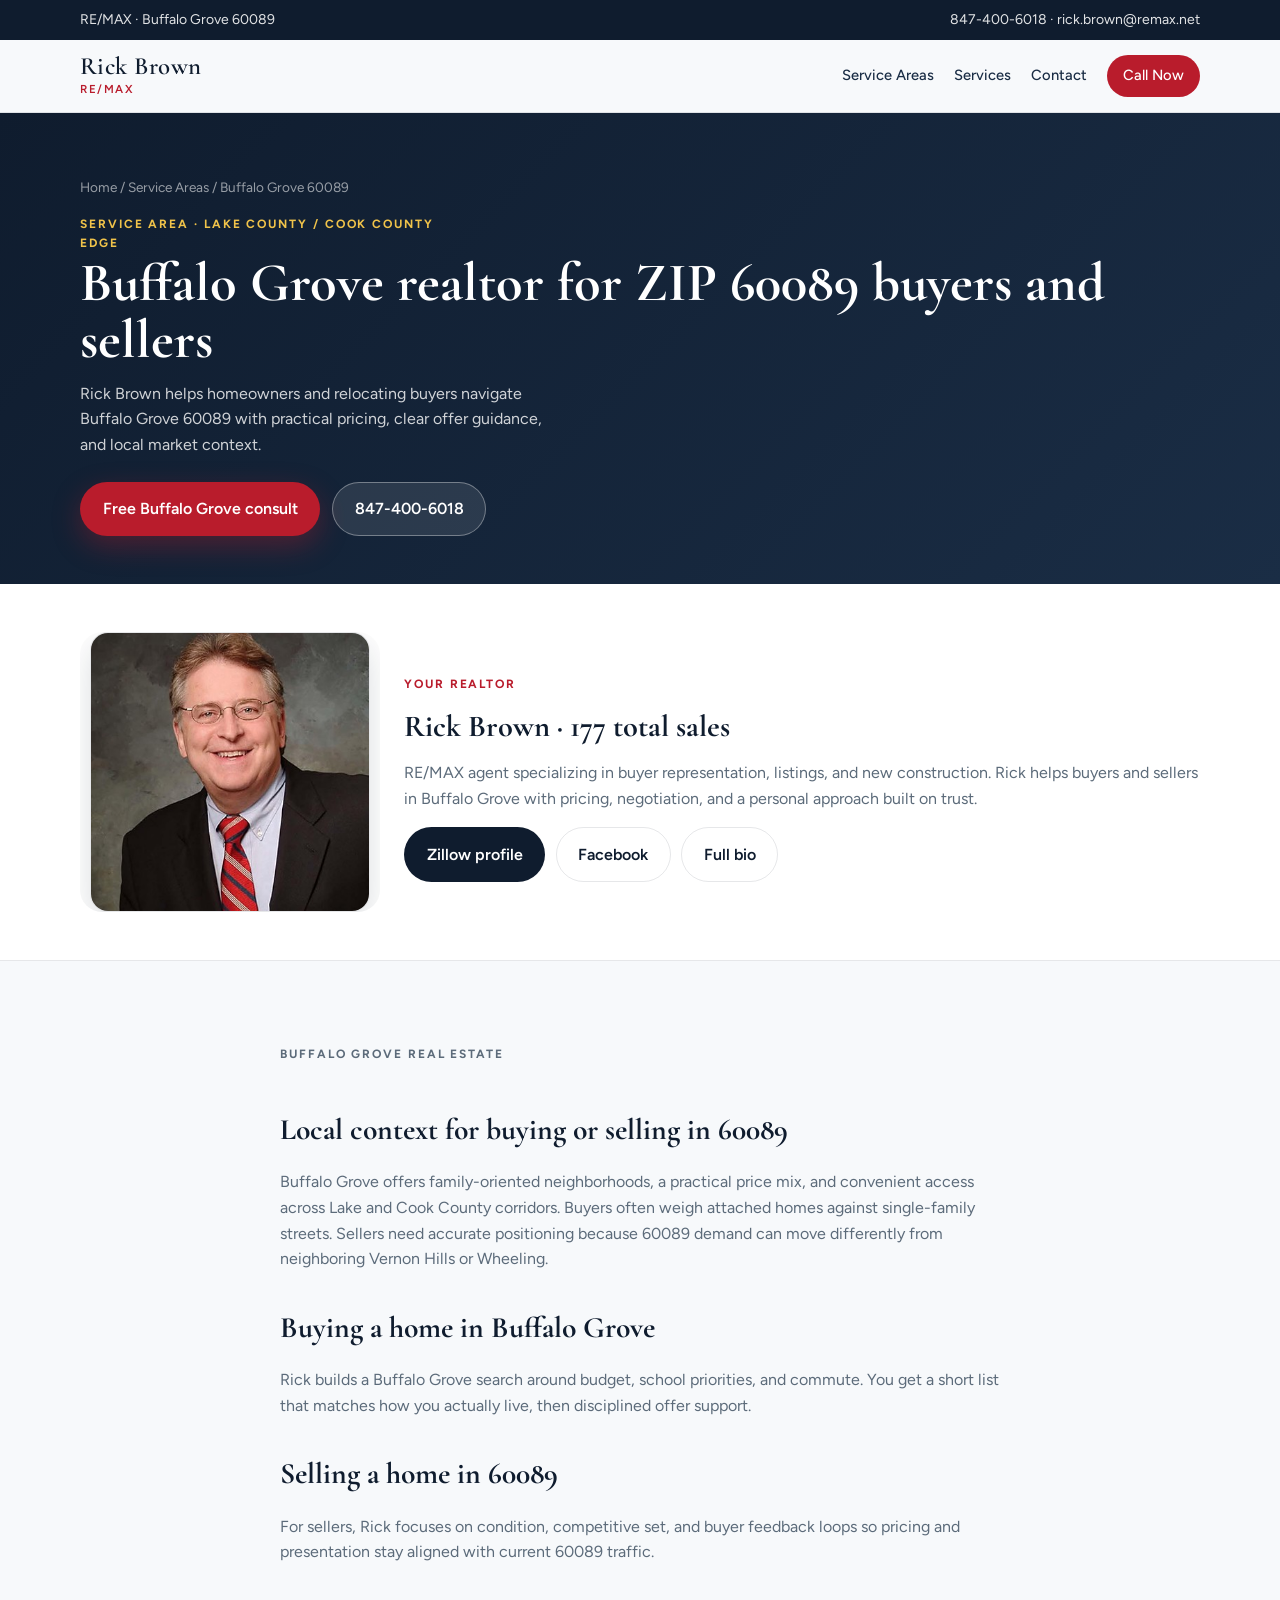
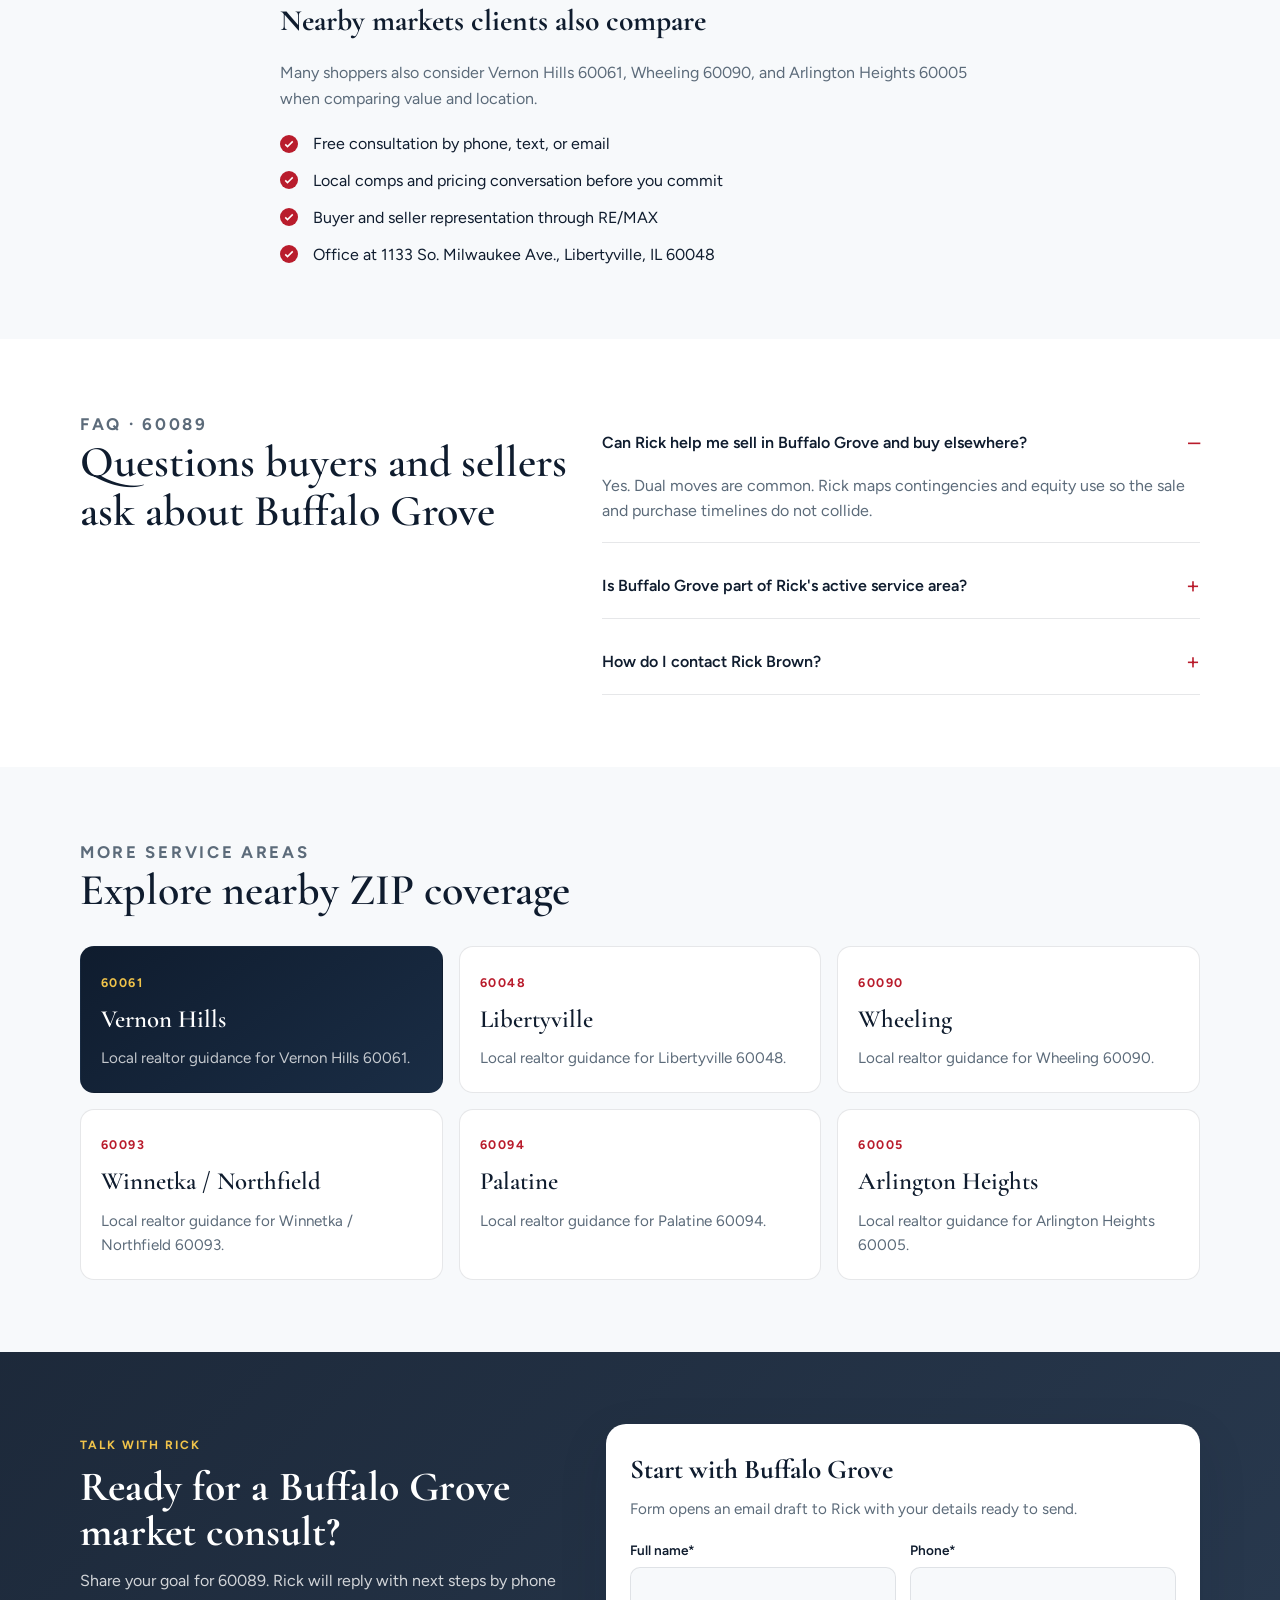
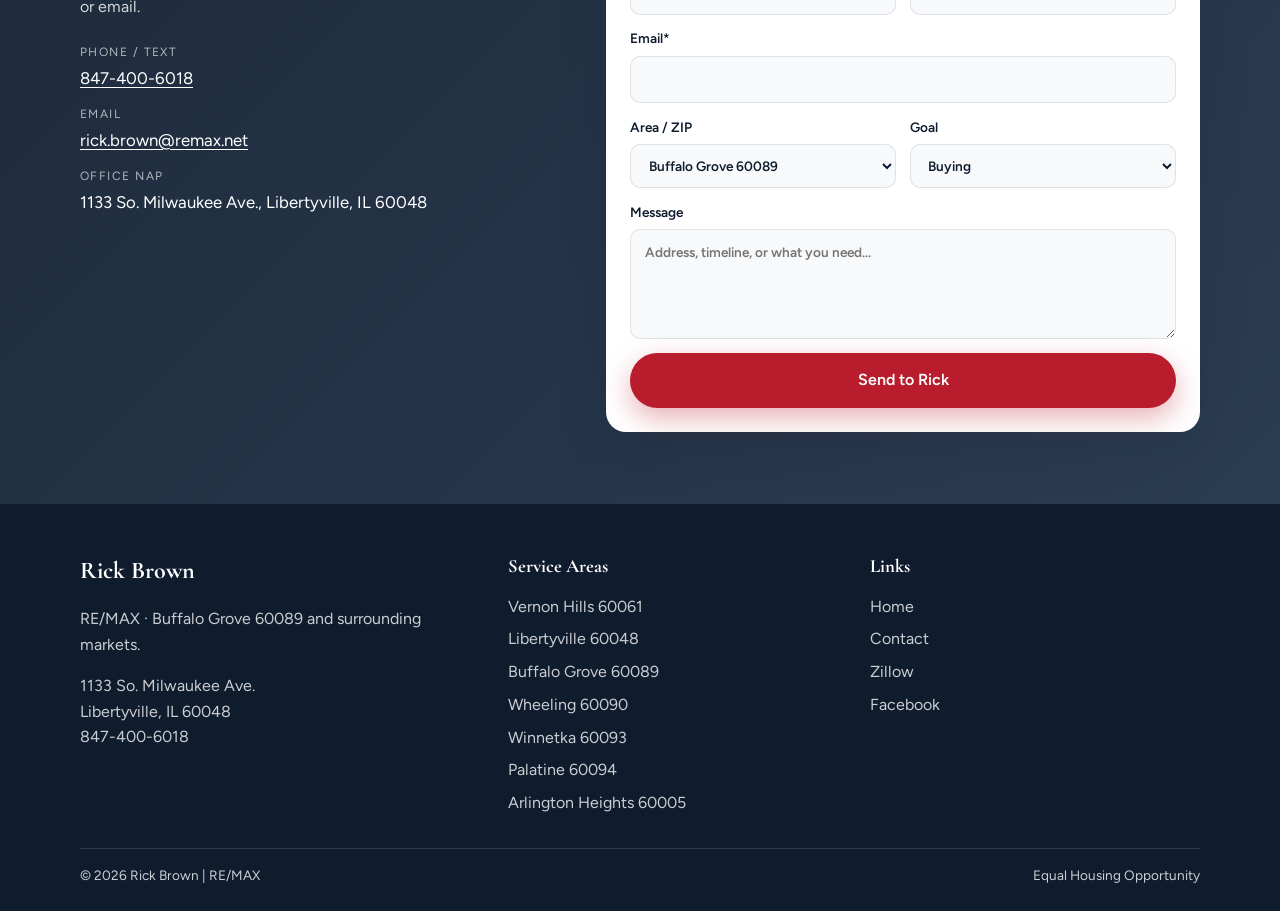
<file: areas/buffalo-grove-60089.html>
<!DOCTYPE html>
<html lang="en-US">
<head>
  <meta charset="UTF-8">
  <meta name="viewport" content="width=device-width, initial-scale=1">
  <title>Buffalo Grove Realtor | Homes for Sale in 60089 | Rick Brown RE/MAX</title>
  <meta name="description" content="Buffalo Grove realtor for ZIP 60089. Rick Brown RE/MAX helps buyers and sellers with local comps, offers, and listing strategy near Lake County. Call 847-400-6018.">
  <meta name="robots" content="index, follow, max-image-preview:large">
  <meta name="geo.region" content="US-IL">
  <meta name="geo.placename" content="Buffalo Grove, Illinois">
  <link rel="canonical" href="https://rickbrownhomes.com/areas/buffalo-grove-60089.html">
  <meta property="og:type" content="website">
  <meta property="og:title" content="Buffalo Grove Realtor | Homes for Sale in 60089 | Rick Brown RE/MAX">
  <meta property="og:description" content="Buffalo Grove realtor for ZIP 60089. Rick Brown RE/MAX helps buyers and sellers with local comps, offers, and listing strategy near Lake County. Call 847-400-6018.">
  <meta property="og:url" content="https://rickbrownhomes.com/areas/buffalo-grove-60089.html">
  <meta property="og:image" content="https://rickbrownhomes.com/images/rick-brown-720.jpg">
  <link rel="preconnect" href="https://fonts.googleapis.com">
  <link rel="preconnect" href="https://fonts.gstatic.com" crossorigin>
  <link href="https://fonts.googleapis.com/css2?family=Cormorant+Garamond:wght@500;600;700&family=Figtree:wght@400;500;600;700&display=swap" rel="stylesheet">
  <link rel="stylesheet" href="../css/styles.css">
  <script type="application/ld+json">
  {
    "@context": "https://schema.org",
    "@graph": [
      {
        "@type": "RealEstateAgent",
        "@id": "https://rickbrownhomes.com/#business",
        "name": "Rick Brown | RE/MAX",
        "image": "https://rickbrownhomes.com/images/rick-brown-720.jpg",
        "url": "https://rickbrownhomes.com/",
        "telephone": "+18474006018",
        "email": "rick.brown@remax.net",
        "address": {
          "@type": "PostalAddress",
          "streetAddress": "1133 So. Milwaukee Ave.",
          "addressLocality": "Libertyville",
          "addressRegion": "IL",
          "postalCode": "60048",
          "addressCountry": "US"
        },
        "areaServed": {
          "@type": "PostalCode",
          "name": "60089",
          "description": "Buffalo Grove, IL"
        },
        "sameAs": [
          "https://www.zillow.com/profile/user8984945",
          "https://www.facebook.com/rick.brown.925602"
        ]
      },
      {
        "@type": "WebPage",
        "@id": "https://rickbrownhomes.com/areas/buffalo-grove-60089.html#webpage",
        "url": "https://rickbrownhomes.com/areas/buffalo-grove-60089.html",
        "name": "Buffalo Grove Realtor | Homes for Sale in 60089 | Rick Brown RE/MAX",
        "description": "Buffalo Grove realtor for ZIP 60089. Rick Brown RE/MAX helps buyers and sellers with local comps, offers, and listing strategy near Lake County. Call 847-400-6018.",
        "about": {"@id": "https://rickbrownhomes.com/#business"},
        "breadcrumb": {
          "@type": "BreadcrumbList",
          "itemListElement": [
            {"@type": "ListItem", "position": 1, "name": "Home", "item": "https://rickbrownhomes.com/"},
            {"@type": "ListItem", "position": 2, "name": "Service Areas", "item": "https://rickbrownhomes.com/#areas"},
            {"@type": "ListItem", "position": 3, "name": "Buffalo Grove 60089", "item": "https://rickbrownhomes.com/areas/buffalo-grove-60089.html"}
          ]
        }
      },
      {
        "@type": "Service",
        "name": "Real estate services in Buffalo Grove 60089",
        "provider": {"@id": "https://rickbrownhomes.com/#business"},
        "areaServed": "Buffalo Grove, IL 60089",
        "description": "Buyer and seller representation for homes in Buffalo Grove, Illinois ZIP 60089."
      }
    ]
  }
  </script>
</head>
<body>
  <div class="topbar">
    <div class="container">
      <span>RE/MAX · Buffalo Grove 60089</span>
      <span>
        <a href="tel:+18474006018">847-400-6018</a>
        ·
        <a href="mailto:rick.brown@remax.net">rick.brown@remax.net</a>
      </span>
    </div>
  </div>

  <header class="site-header">
    <div class="container">
      <a class="brand" href="../index.html">
        <span class="brand-name">Rick Brown</span>
        <span class="brand-tag">RE/MAX</span>
      </a>
      <button class="nav-toggle" type="button" aria-label="Open menu" aria-expanded="false">☰</button>
      <nav class="nav" aria-label="Primary">
        <a href="../index.html#areas">Service Areas</a>
        <a href="../index.html#services">Services</a>
        <a href="#contact">Contact</a>
        <a class="nav-cta" href="tel:+18474006018">Call Now</a>
      </nav>
    </div>
  </header>

  <main>
    <section class="page-hero">
      <div class="container">
        <p class="breadcrumb"><a href="../index.html">Home</a> / Service Areas / Buffalo Grove 60089</p>
        <p class="eyebrow" style="color:#f0c34a">Service area · Lake County / Cook County edge</p>
        <h1>Buffalo Grove realtor for ZIP 60089 buyers and sellers</h1>
        <p>Rick Brown helps homeowners and relocating buyers navigate Buffalo Grove 60089 with practical pricing, clear offer guidance, and local market context.</p>
        <div class="hero-actions" style="margin-top:1.5rem">
          <a class="btn btn-primary" href="#contact">Free Buffalo Grove consult</a>
          <a class="btn btn-ghost" href="tel:+18474006018">847-400-6018</a>
        </div>
      </div>
    </section>

    <section class="section section-tight" style="background:#fff;border-bottom:1px solid var(--line)">
      <div class="container split about-split" style="gap:1.5rem;align-items:center">
        <div class="split-visual photo-frame">
          <img class="agent-portrait-clean" src="../images/rick-brown-600.jpg" srcset="../images/rick-brown-400.jpg 400w, ../images/rick-brown-600.jpg 600w, ../images/rick-brown-720.jpg 720w" sizes="280px" alt="Rick Brown, RE/MAX realtor" width="280" height="280" loading="lazy" decoding="async">
        </div>
        <div>
          <p class="eyebrow">Your realtor</p>
          <h2 style="font-family:var(--font-display);font-size:1.9rem;margin:0 0 .5rem">Rick Brown · 177 total sales</h2>
          <p style="margin:0;color:var(--muted)">RE/MAX agent specializing in buyer representation, listings, and new construction. Rick helps buyers and sellers in Buffalo Grove with pricing, negotiation, and a personal approach built on trust.</p>
          <div class="profile-links" style="margin-top:1rem">
            <a class="btn btn-dark" href="https://www.zillow.com/profile/user8984945" target="_blank" rel="noopener noreferrer">Zillow profile</a>
            <a class="btn btn-outline" href="https://www.facebook.com/rick.brown.925602" target="_blank" rel="noopener noreferrer">Facebook</a>
            <a class="btn btn-outline" href="../index.html#about">Full bio</a>
          </div>
        </div>
      </div>
    </section>

    <section class="section">
      <div class="container prose">
        <p class="eyebrow">Buffalo Grove real estate</p>
        <h2>Local context for buying or selling in 60089</h2>
        <p>Buffalo Grove offers family-oriented neighborhoods, a practical price mix, and convenient access across Lake and Cook County corridors. Buyers often weigh attached homes against single-family streets. Sellers need accurate positioning because 60089 demand can move differently from neighboring Vernon Hills or Wheeling.</p>
        <h2>Buying a home in Buffalo Grove</h2>
        <p>Rick builds a Buffalo Grove search around budget, school priorities, and commute. You get a short list that matches how you actually live, then disciplined offer support.</p>
        <h2>Selling a home in 60089</h2>
        <p>For sellers, Rick focuses on condition, competitive set, and buyer feedback loops so pricing and presentation stay aligned with current 60089 traffic.</p>
        <h2>Nearby markets clients also compare</h2>
        <p>Many shoppers also consider Vernon Hills 60061, Wheeling 60090, and Arlington Heights 60005 when comparing value and location.</p>
        <ul class="check-list">
          <li>Free consultation by phone, text, or email</li>
          <li>Local comps and pricing conversation before you commit</li>
          <li>Buyer and seller representation through RE/MAX</li>
          <li>Office at 1133 So. Milwaukee Ave., Libertyville, IL 60048</li>
        </ul>
      </div>
    </section>

    <section class="section" style="background:#fff">
      <div class="container" style="display:grid;grid-template-columns:0.9fr 1.1fr;gap:2rem;align-items:start">
        <div class="section-head" style="margin:0">
          <p class="eyebrow">FAQ · 60089</p>
          <h2>Questions buyers and sellers ask about Buffalo Grove</h2>
        </div>
        <div class="faq">
          <details open>
            <summary>Can Rick help me sell in Buffalo Grove and buy elsewhere?</summary>
            <p>Yes. Dual moves are common. Rick maps contingencies and equity use so the sale and purchase timelines do not collide.</p>
          </details>
          <details>
            <summary>Is Buffalo Grove part of Rick's active service area?</summary>
            <p>Yes. 60089 is one of the listed coverage ZIPs alongside the primary Vernon Hills market.</p>
          </details>
          <details>
            <summary>How do I contact Rick Brown?</summary>
            <p>Call or text 847-400-6018, email rick.brown@remax.net, or use the form below. Connect on <a href="https://www.zillow.com/profile/user8984945" target="_blank" rel="noopener noreferrer">Zillow</a> or <a href="https://www.facebook.com/rick.brown.925602" target="_blank" rel="noopener noreferrer">Facebook</a>.</p>
          </details>
        </div>
      </div>
    </section>

    <section class="section">
      <div class="container">
        <div class="section-head">
          <p class="eyebrow">More service areas</p>
          <h2>Explore nearby ZIP coverage</h2>
        </div>
        <div class="area-grid">
          <a class="area-link primary" href="vernon-hills-60061.html">
            <span class="zip">60061</span>
            <h3>Vernon Hills</h3>
            <p>Local realtor guidance for Vernon Hills 60061.</p>
          </a>
          <a class="area-link" href="libertyville-60048.html">
            <span class="zip">60048</span>
            <h3>Libertyville</h3>
            <p>Local realtor guidance for Libertyville 60048.</p>
          </a>
          <a class="area-link" href="wheeling-60090.html">
            <span class="zip">60090</span>
            <h3>Wheeling</h3>
            <p>Local realtor guidance for Wheeling 60090.</p>
          </a>
          <a class="area-link" href="winnetka-60093.html">
            <span class="zip">60093</span>
            <h3>Winnetka / Northfield</h3>
            <p>Local realtor guidance for Winnetka / Northfield 60093.</p>
          </a>
          <a class="area-link" href="palatine-60094.html">
            <span class="zip">60094</span>
            <h3>Palatine</h3>
            <p>Local realtor guidance for Palatine 60094.</p>
          </a>
          <a class="area-link" href="arlington-heights-60005.html">
            <span class="zip">60005</span>
            <h3>Arlington Heights</h3>
            <p>Local realtor guidance for Arlington Heights 60005.</p>
          </a>
        </div>
      </div>
    </section>

    <section class="section contact-band" id="contact">
      <div class="container contact-grid">
        <div class="contact-copy">
          <p class="eyebrow" style="color:#f0c34a">Talk with Rick</p>
          <h2 style="font-family:var(--font-display);font-size:clamp(2rem,4vw,2.6rem);margin:0 0 .75rem;line-height:1.1">Ready for a Buffalo Grove market consult?</h2>
          <p style="margin:0;color:rgba(255,255,255,.8)">Share your goal for 60089. Rick will reply with next steps by phone or email.</p>
          <dl class="contact-meta">
            <div>
              <dt>Phone / Text</dt>
              <dd><a href="tel:+18474006018">847-400-6018</a></dd>
            </div>
            <div>
              <dt>Email</dt>
              <dd><a href="mailto:rick.brown@remax.net">rick.brown@remax.net</a></dd>
            </div>
            <div>
              <dt>Office NAP</dt>
              <dd>1133 So. Milwaukee Ave., Libertyville, IL 60048</dd>
            </div>
          </dl>
        </div>
        <div class="form-panel">
          <h3>Start with Buffalo Grove</h3>
          <p>Form opens an email draft to Rick with your details ready to send.</p>
          <form id="lead-form" novalidate>
            <div class="form-grid">
              <label>Full name*<input type="text" name="name" required></label>
              <label>Phone*<input type="tel" name="phone" required></label>
              <label class="full">Email*<input type="email" name="email" required></label>
              <label>Area / ZIP
                <select name="area" id="area">
                  <option value="Buffalo Grove 60089" selected>Buffalo Grove 60089</option>
                  <option value="Vernon Hills 60061">Vernon Hills 60061</option>
                  <option value="Libertyville 60048">Libertyville 60048</option>
                  <option value="Buffalo Grove 60089">Buffalo Grove 60089</option>
                  <option value="Wheeling 60090">Wheeling 60090</option>
                  <option value="Winnetka / Northfield 60093">Winnetka / Northfield 60093</option>
                  <option value="Palatine 60094">Palatine 60094</option>
                  <option value="Arlington Heights 60005">Arlington Heights 60005</option>
                </select>
              </label>
              <label>Goal
                <select name="goal">
                  <option value="Buying">Buying</option>
                  <option value="Selling">Selling</option>
                  <option value="Buying and Selling">Buying and Selling</option>
                  <option value="Home value check">Home value check</option>
                </select>
              </label>
              <label class="full">Message<textarea name="message" placeholder="Address, timeline, or what you need..."></textarea></label>
              <div class="full">
                <button class="btn btn-primary" type="submit" style="width:100%">Send to Rick</button>
                <div id="form-status" class="form-status" role="status" aria-live="polite"></div>
              </div>
            </div>
          </form>
        </div>
      </div>
    </section>
  </main>

  <footer class="site-footer">
    <div class="container footer-grid">
      <div>
        <h2>Rick Brown</h2>
        <p>RE/MAX · Buffalo Grove 60089 and surrounding markets.</p>
        <p style="margin-top:1rem">1133 So. Milwaukee Ave.<br>Libertyville, IL 60048<br><a href="tel:+18474006018">847-400-6018</a></p>
      </div>
      <div>
        <h3>Service Areas</h3>
        <ul>
          <li><a href="vernon-hills-60061.html">Vernon Hills 60061</a></li>
          <li><a href="libertyville-60048.html">Libertyville 60048</a></li>
          <li><a href="buffalo-grove-60089.html">Buffalo Grove 60089</a></li>
          <li><a href="wheeling-60090.html">Wheeling 60090</a></li>
          <li><a href="winnetka-60093.html">Winnetka 60093</a></li>
          <li><a href="palatine-60094.html">Palatine 60094</a></li>
          <li><a href="arlington-heights-60005.html">Arlington Heights 60005</a></li>
        </ul>
      </div>
      <div>
        <h3>Links</h3>
        <ul>
          <li><a href="../index.html">Home</a></li>
          <li><a href="../index.html#contact">Contact</a></li>
          <li><a href="https://www.zillow.com/profile/user8984945" target="_blank" rel="noopener noreferrer">Zillow</a></li>
          <li><a href="https://www.facebook.com/rick.brown.925602" target="_blank" rel="noopener noreferrer">Facebook</a></li>
        </ul>
      </div>
    </div>
    <div class="container footer-bottom">
      <span>© 2026 Rick Brown | RE/MAX</span>
      <span>Equal Housing Opportunity</span>
    </div>
  </footer>
  <script src="../js/main.js"></script>
</body>
</html>
</file>
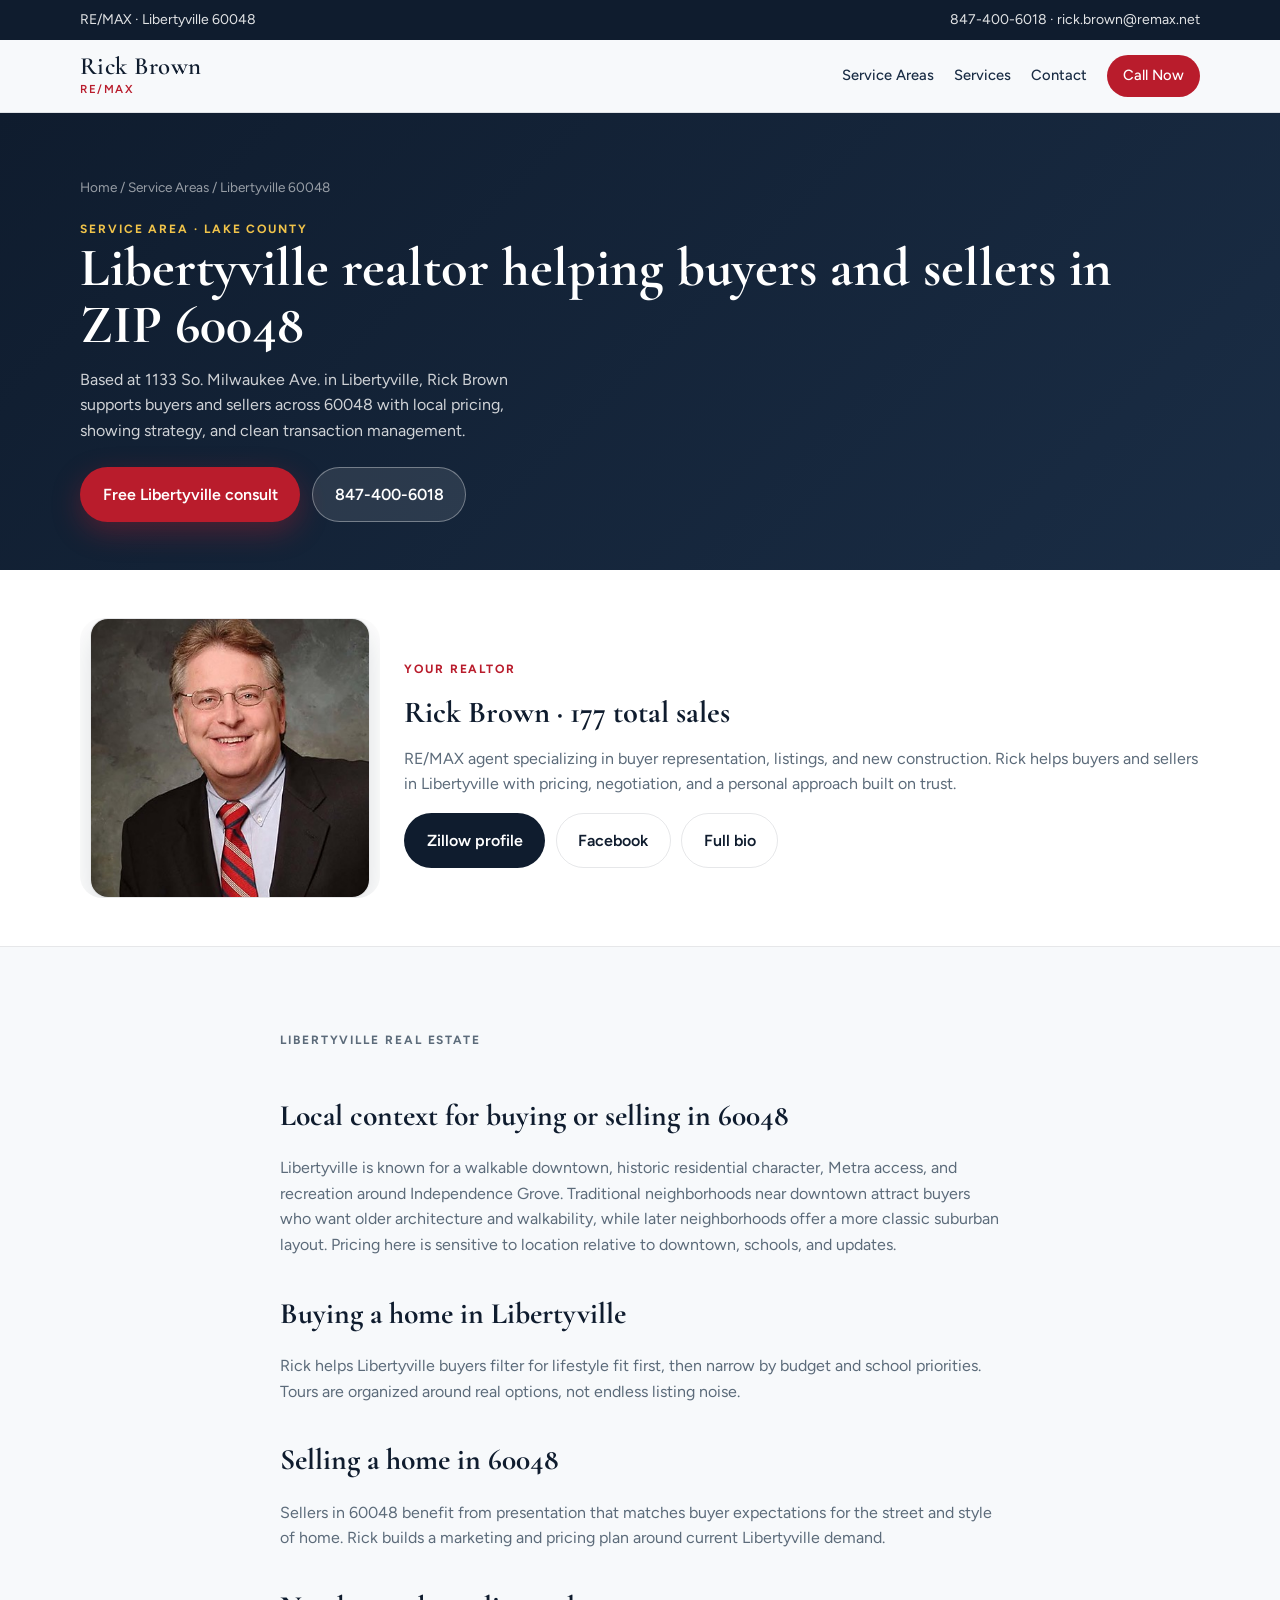
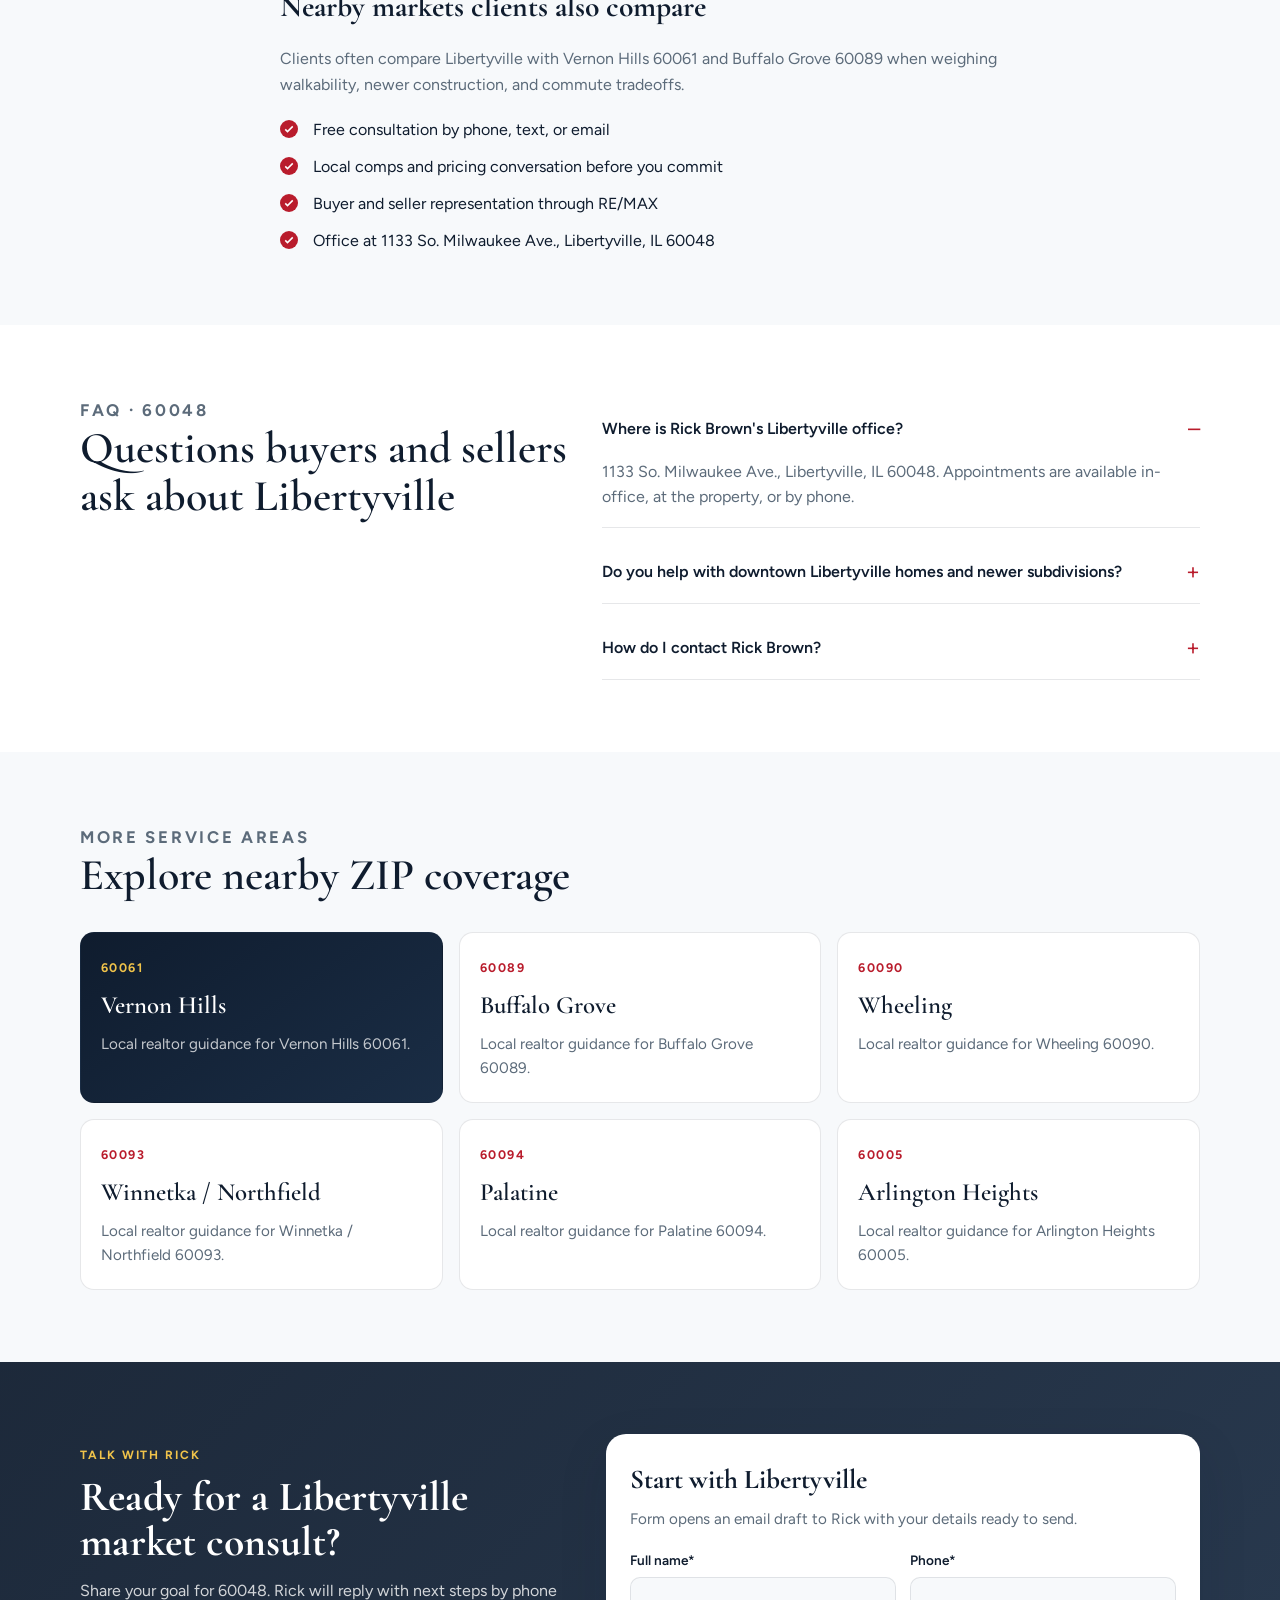
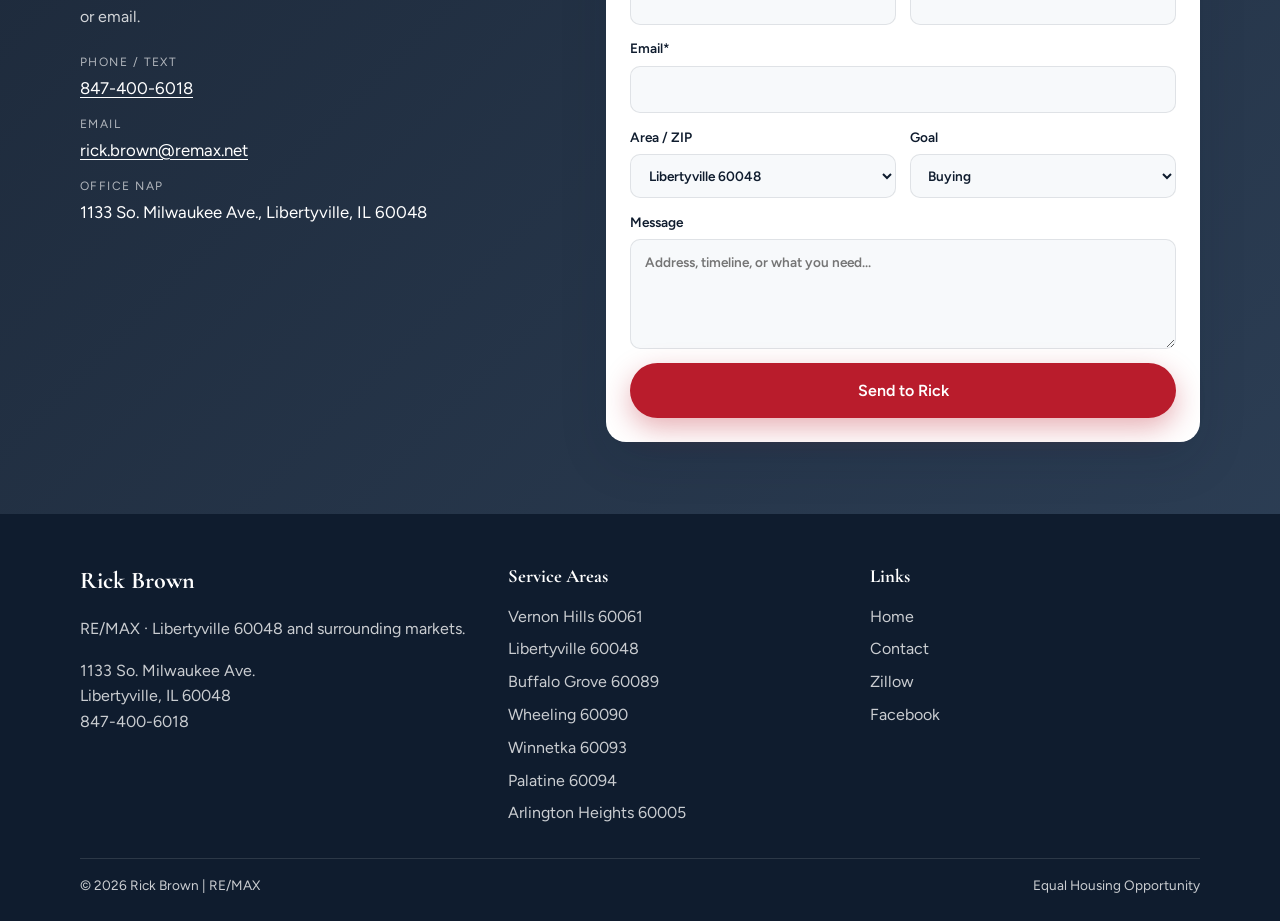
<file: areas/libertyville-60048.html>
<!DOCTYPE html>
<html lang="en-US">
<head>
  <meta charset="UTF-8">
  <meta name="viewport" content="width=device-width, initial-scale=1">
  <title>Libertyville Realtor | Homes for Sale in 60048 | Rick Brown RE/MAX</title>
  <meta name="description" content="Need a Libertyville realtor near ZIP 60048? Rick Brown RE/MAX helps with downtown homes, later neighborhoods, buyer offers, and seller pricing. Office at 1133 So. Milwaukee Ave. Call 847-400-6018.">
  <meta name="robots" content="index, follow, max-image-preview:large">
  <meta name="geo.region" content="US-IL">
  <meta name="geo.placename" content="Libertyville, Illinois">
  <link rel="canonical" href="https://rickbrownhomes.com/areas/libertyville-60048.html">
  <meta property="og:type" content="website">
  <meta property="og:title" content="Libertyville Realtor | Homes for Sale in 60048 | Rick Brown RE/MAX">
  <meta property="og:description" content="Need a Libertyville realtor near ZIP 60048? Rick Brown RE/MAX helps with downtown homes, later neighborhoods, buyer offers, and seller pricing. Office at 1133 So. Milwaukee Ave. Call 847-400-6018.">
  <meta property="og:url" content="https://rickbrownhomes.com/areas/libertyville-60048.html">
  <meta property="og:image" content="https://rickbrownhomes.com/images/rick-brown-720.jpg">
  <link rel="preconnect" href="https://fonts.googleapis.com">
  <link rel="preconnect" href="https://fonts.gstatic.com" crossorigin>
  <link href="https://fonts.googleapis.com/css2?family=Cormorant+Garamond:wght@500;600;700&family=Figtree:wght@400;500;600;700&display=swap" rel="stylesheet">
  <link rel="stylesheet" href="../css/styles.css">
  <script type="application/ld+json">
  {
    "@context": "https://schema.org",
    "@graph": [
      {
        "@type": "RealEstateAgent",
        "@id": "https://rickbrownhomes.com/#business",
        "name": "Rick Brown | RE/MAX",
        "image": "https://rickbrownhomes.com/images/rick-brown-720.jpg",
        "url": "https://rickbrownhomes.com/",
        "telephone": "+18474006018",
        "email": "rick.brown@remax.net",
        "address": {
          "@type": "PostalAddress",
          "streetAddress": "1133 So. Milwaukee Ave.",
          "addressLocality": "Libertyville",
          "addressRegion": "IL",
          "postalCode": "60048",
          "addressCountry": "US"
        },
        "areaServed": {
          "@type": "PostalCode",
          "name": "60048",
          "description": "Libertyville, IL"
        },
        "sameAs": [
          "https://www.zillow.com/profile/user8984945",
          "https://www.facebook.com/rick.brown.925602"
        ]
      },
      {
        "@type": "WebPage",
        "@id": "https://rickbrownhomes.com/areas/libertyville-60048.html#webpage",
        "url": "https://rickbrownhomes.com/areas/libertyville-60048.html",
        "name": "Libertyville Realtor | Homes for Sale in 60048 | Rick Brown RE/MAX",
        "description": "Need a Libertyville realtor near ZIP 60048? Rick Brown RE/MAX helps with downtown homes, later neighborhoods, buyer offers, and seller pricing. Office at 1133 So. Milwaukee Ave. Call 847-400-6018.",
        "about": {"@id": "https://rickbrownhomes.com/#business"},
        "breadcrumb": {
          "@type": "BreadcrumbList",
          "itemListElement": [
            {"@type": "ListItem", "position": 1, "name": "Home", "item": "https://rickbrownhomes.com/"},
            {"@type": "ListItem", "position": 2, "name": "Service Areas", "item": "https://rickbrownhomes.com/#areas"},
            {"@type": "ListItem", "position": 3, "name": "Libertyville 60048", "item": "https://rickbrownhomes.com/areas/libertyville-60048.html"}
          ]
        }
      },
      {
        "@type": "Service",
        "name": "Real estate services in Libertyville 60048",
        "provider": {"@id": "https://rickbrownhomes.com/#business"},
        "areaServed": "Libertyville, IL 60048",
        "description": "Buyer and seller representation for homes in Libertyville, Illinois ZIP 60048."
      }
    ]
  }
  </script>
</head>
<body>
  <div class="topbar">
    <div class="container">
      <span>RE/MAX · Libertyville 60048</span>
      <span>
        <a href="tel:+18474006018">847-400-6018</a>
        ·
        <a href="mailto:rick.brown@remax.net">rick.brown@remax.net</a>
      </span>
    </div>
  </div>

  <header class="site-header">
    <div class="container">
      <a class="brand" href="../index.html">
        <span class="brand-name">Rick Brown</span>
        <span class="brand-tag">RE/MAX</span>
      </a>
      <button class="nav-toggle" type="button" aria-label="Open menu" aria-expanded="false">☰</button>
      <nav class="nav" aria-label="Primary">
        <a href="../index.html#areas">Service Areas</a>
        <a href="../index.html#services">Services</a>
        <a href="#contact">Contact</a>
        <a class="nav-cta" href="tel:+18474006018">Call Now</a>
      </nav>
    </div>
  </header>

  <main>
    <section class="page-hero">
      <div class="container">
        <p class="breadcrumb"><a href="../index.html">Home</a> / Service Areas / Libertyville 60048</p>
        <p class="eyebrow" style="color:#f0c34a">Service area · Lake County</p>
        <h1>Libertyville realtor helping buyers and sellers in ZIP 60048</h1>
        <p>Based at 1133 So. Milwaukee Ave. in Libertyville, Rick Brown supports buyers and sellers across 60048 with local pricing, showing strategy, and clean transaction management.</p>
        <div class="hero-actions" style="margin-top:1.5rem">
          <a class="btn btn-primary" href="#contact">Free Libertyville consult</a>
          <a class="btn btn-ghost" href="tel:+18474006018">847-400-6018</a>
        </div>
      </div>
    </section>

    <section class="section section-tight" style="background:#fff;border-bottom:1px solid var(--line)">
      <div class="container split about-split" style="gap:1.5rem;align-items:center">
        <div class="split-visual photo-frame">
          <img class="agent-portrait-clean" src="../images/rick-brown-600.jpg" srcset="../images/rick-brown-400.jpg 400w, ../images/rick-brown-600.jpg 600w, ../images/rick-brown-720.jpg 720w" sizes="280px" alt="Rick Brown, RE/MAX realtor" width="280" height="280" loading="lazy" decoding="async">
        </div>
        <div>
          <p class="eyebrow">Your realtor</p>
          <h2 style="font-family:var(--font-display);font-size:1.9rem;margin:0 0 .5rem">Rick Brown · 177 total sales</h2>
          <p style="margin:0;color:var(--muted)">RE/MAX agent specializing in buyer representation, listings, and new construction. Rick helps buyers and sellers in Libertyville with pricing, negotiation, and a personal approach built on trust.</p>
          <div class="profile-links" style="margin-top:1rem">
            <a class="btn btn-dark" href="https://www.zillow.com/profile/user8984945" target="_blank" rel="noopener noreferrer">Zillow profile</a>
            <a class="btn btn-outline" href="https://www.facebook.com/rick.brown.925602" target="_blank" rel="noopener noreferrer">Facebook</a>
            <a class="btn btn-outline" href="../index.html#about">Full bio</a>
          </div>
        </div>
      </div>
    </section>

    <section class="section">
      <div class="container prose">
        <p class="eyebrow">Libertyville real estate</p>
        <h2>Local context for buying or selling in 60048</h2>
        <p>Libertyville is known for a walkable downtown, historic residential character, Metra access, and recreation around Independence Grove. Traditional neighborhoods near downtown attract buyers who want older architecture and walkability, while later neighborhoods offer a more classic suburban layout. Pricing here is sensitive to location relative to downtown, schools, and updates.</p>
        <h2>Buying a home in Libertyville</h2>
        <p>Rick helps Libertyville buyers filter for lifestyle fit first, then narrow by budget and school priorities. Tours are organized around real options, not endless listing noise.</p>
        <h2>Selling a home in 60048</h2>
        <p>Sellers in 60048 benefit from presentation that matches buyer expectations for the street and style of home. Rick builds a marketing and pricing plan around current Libertyville demand.</p>
        <h2>Nearby markets clients also compare</h2>
        <p>Clients often compare Libertyville with Vernon Hills 60061 and Buffalo Grove 60089 when weighing walkability, newer construction, and commute tradeoffs.</p>
        <ul class="check-list">
          <li>Free consultation by phone, text, or email</li>
          <li>Local comps and pricing conversation before you commit</li>
          <li>Buyer and seller representation through RE/MAX</li>
          <li>Office at 1133 So. Milwaukee Ave., Libertyville, IL 60048</li>
        </ul>
      </div>
    </section>

    <section class="section" style="background:#fff">
      <div class="container" style="display:grid;grid-template-columns:0.9fr 1.1fr;gap:2rem;align-items:start">
        <div class="section-head" style="margin:0">
          <p class="eyebrow">FAQ · 60048</p>
          <h2>Questions buyers and sellers ask about Libertyville</h2>
        </div>
        <div class="faq">
          <details open>
            <summary>Where is Rick Brown's Libertyville office?</summary>
            <p>1133 So. Milwaukee Ave., Libertyville, IL 60048. Appointments are available in-office, at the property, or by phone.</p>
          </details>
          <details>
            <summary>Do you help with downtown Libertyville homes and newer subdivisions?</summary>
            <p>Yes. Rick works both character homes near downtown and later neighborhoods across 60048, with comps specific to each micro-market.</p>
          </details>
          <details>
            <summary>How do I contact Rick Brown?</summary>
            <p>Call or text 847-400-6018, email rick.brown@remax.net, or use the form below. Connect on <a href="https://www.zillow.com/profile/user8984945" target="_blank" rel="noopener noreferrer">Zillow</a> or <a href="https://www.facebook.com/rick.brown.925602" target="_blank" rel="noopener noreferrer">Facebook</a>.</p>
          </details>
        </div>
      </div>
    </section>

    <section class="section">
      <div class="container">
        <div class="section-head">
          <p class="eyebrow">More service areas</p>
          <h2>Explore nearby ZIP coverage</h2>
        </div>
        <div class="area-grid">
          <a class="area-link primary" href="vernon-hills-60061.html">
            <span class="zip">60061</span>
            <h3>Vernon Hills</h3>
            <p>Local realtor guidance for Vernon Hills 60061.</p>
          </a>
          <a class="area-link" href="buffalo-grove-60089.html">
            <span class="zip">60089</span>
            <h3>Buffalo Grove</h3>
            <p>Local realtor guidance for Buffalo Grove 60089.</p>
          </a>
          <a class="area-link" href="wheeling-60090.html">
            <span class="zip">60090</span>
            <h3>Wheeling</h3>
            <p>Local realtor guidance for Wheeling 60090.</p>
          </a>
          <a class="area-link" href="winnetka-60093.html">
            <span class="zip">60093</span>
            <h3>Winnetka / Northfield</h3>
            <p>Local realtor guidance for Winnetka / Northfield 60093.</p>
          </a>
          <a class="area-link" href="palatine-60094.html">
            <span class="zip">60094</span>
            <h3>Palatine</h3>
            <p>Local realtor guidance for Palatine 60094.</p>
          </a>
          <a class="area-link" href="arlington-heights-60005.html">
            <span class="zip">60005</span>
            <h3>Arlington Heights</h3>
            <p>Local realtor guidance for Arlington Heights 60005.</p>
          </a>
        </div>
      </div>
    </section>

    <section class="section contact-band" id="contact">
      <div class="container contact-grid">
        <div class="contact-copy">
          <p class="eyebrow" style="color:#f0c34a">Talk with Rick</p>
          <h2 style="font-family:var(--font-display);font-size:clamp(2rem,4vw,2.6rem);margin:0 0 .75rem;line-height:1.1">Ready for a Libertyville market consult?</h2>
          <p style="margin:0;color:rgba(255,255,255,.8)">Share your goal for 60048. Rick will reply with next steps by phone or email.</p>
          <dl class="contact-meta">
            <div>
              <dt>Phone / Text</dt>
              <dd><a href="tel:+18474006018">847-400-6018</a></dd>
            </div>
            <div>
              <dt>Email</dt>
              <dd><a href="mailto:rick.brown@remax.net">rick.brown@remax.net</a></dd>
            </div>
            <div>
              <dt>Office NAP</dt>
              <dd>1133 So. Milwaukee Ave., Libertyville, IL 60048</dd>
            </div>
          </dl>
        </div>
        <div class="form-panel">
          <h3>Start with Libertyville</h3>
          <p>Form opens an email draft to Rick with your details ready to send.</p>
          <form id="lead-form" novalidate>
            <div class="form-grid">
              <label>Full name*<input type="text" name="name" required></label>
              <label>Phone*<input type="tel" name="phone" required></label>
              <label class="full">Email*<input type="email" name="email" required></label>
              <label>Area / ZIP
                <select name="area" id="area">
                  <option value="Libertyville 60048" selected>Libertyville 60048</option>
                  <option value="Vernon Hills 60061">Vernon Hills 60061</option>
                  <option value="Libertyville 60048">Libertyville 60048</option>
                  <option value="Buffalo Grove 60089">Buffalo Grove 60089</option>
                  <option value="Wheeling 60090">Wheeling 60090</option>
                  <option value="Winnetka / Northfield 60093">Winnetka / Northfield 60093</option>
                  <option value="Palatine 60094">Palatine 60094</option>
                  <option value="Arlington Heights 60005">Arlington Heights 60005</option>
                </select>
              </label>
              <label>Goal
                <select name="goal">
                  <option value="Buying">Buying</option>
                  <option value="Selling">Selling</option>
                  <option value="Buying and Selling">Buying and Selling</option>
                  <option value="Home value check">Home value check</option>
                </select>
              </label>
              <label class="full">Message<textarea name="message" placeholder="Address, timeline, or what you need..."></textarea></label>
              <div class="full">
                <button class="btn btn-primary" type="submit" style="width:100%">Send to Rick</button>
                <div id="form-status" class="form-status" role="status" aria-live="polite"></div>
              </div>
            </div>
          </form>
        </div>
      </div>
    </section>
  </main>

  <footer class="site-footer">
    <div class="container footer-grid">
      <div>
        <h2>Rick Brown</h2>
        <p>RE/MAX · Libertyville 60048 and surrounding markets.</p>
        <p style="margin-top:1rem">1133 So. Milwaukee Ave.<br>Libertyville, IL 60048<br><a href="tel:+18474006018">847-400-6018</a></p>
      </div>
      <div>
        <h3>Service Areas</h3>
        <ul>
          <li><a href="vernon-hills-60061.html">Vernon Hills 60061</a></li>
          <li><a href="libertyville-60048.html">Libertyville 60048</a></li>
          <li><a href="buffalo-grove-60089.html">Buffalo Grove 60089</a></li>
          <li><a href="wheeling-60090.html">Wheeling 60090</a></li>
          <li><a href="winnetka-60093.html">Winnetka 60093</a></li>
          <li><a href="palatine-60094.html">Palatine 60094</a></li>
          <li><a href="arlington-heights-60005.html">Arlington Heights 60005</a></li>
        </ul>
      </div>
      <div>
        <h3>Links</h3>
        <ul>
          <li><a href="../index.html">Home</a></li>
          <li><a href="../index.html#contact">Contact</a></li>
          <li><a href="https://www.zillow.com/profile/user8984945" target="_blank" rel="noopener noreferrer">Zillow</a></li>
          <li><a href="https://www.facebook.com/rick.brown.925602" target="_blank" rel="noopener noreferrer">Facebook</a></li>
        </ul>
      </div>
    </div>
    <div class="container footer-bottom">
      <span>© 2026 Rick Brown | RE/MAX</span>
      <span>Equal Housing Opportunity</span>
    </div>
  </footer>
  <script src="../js/main.js"></script>
</body>
</html>
</file>
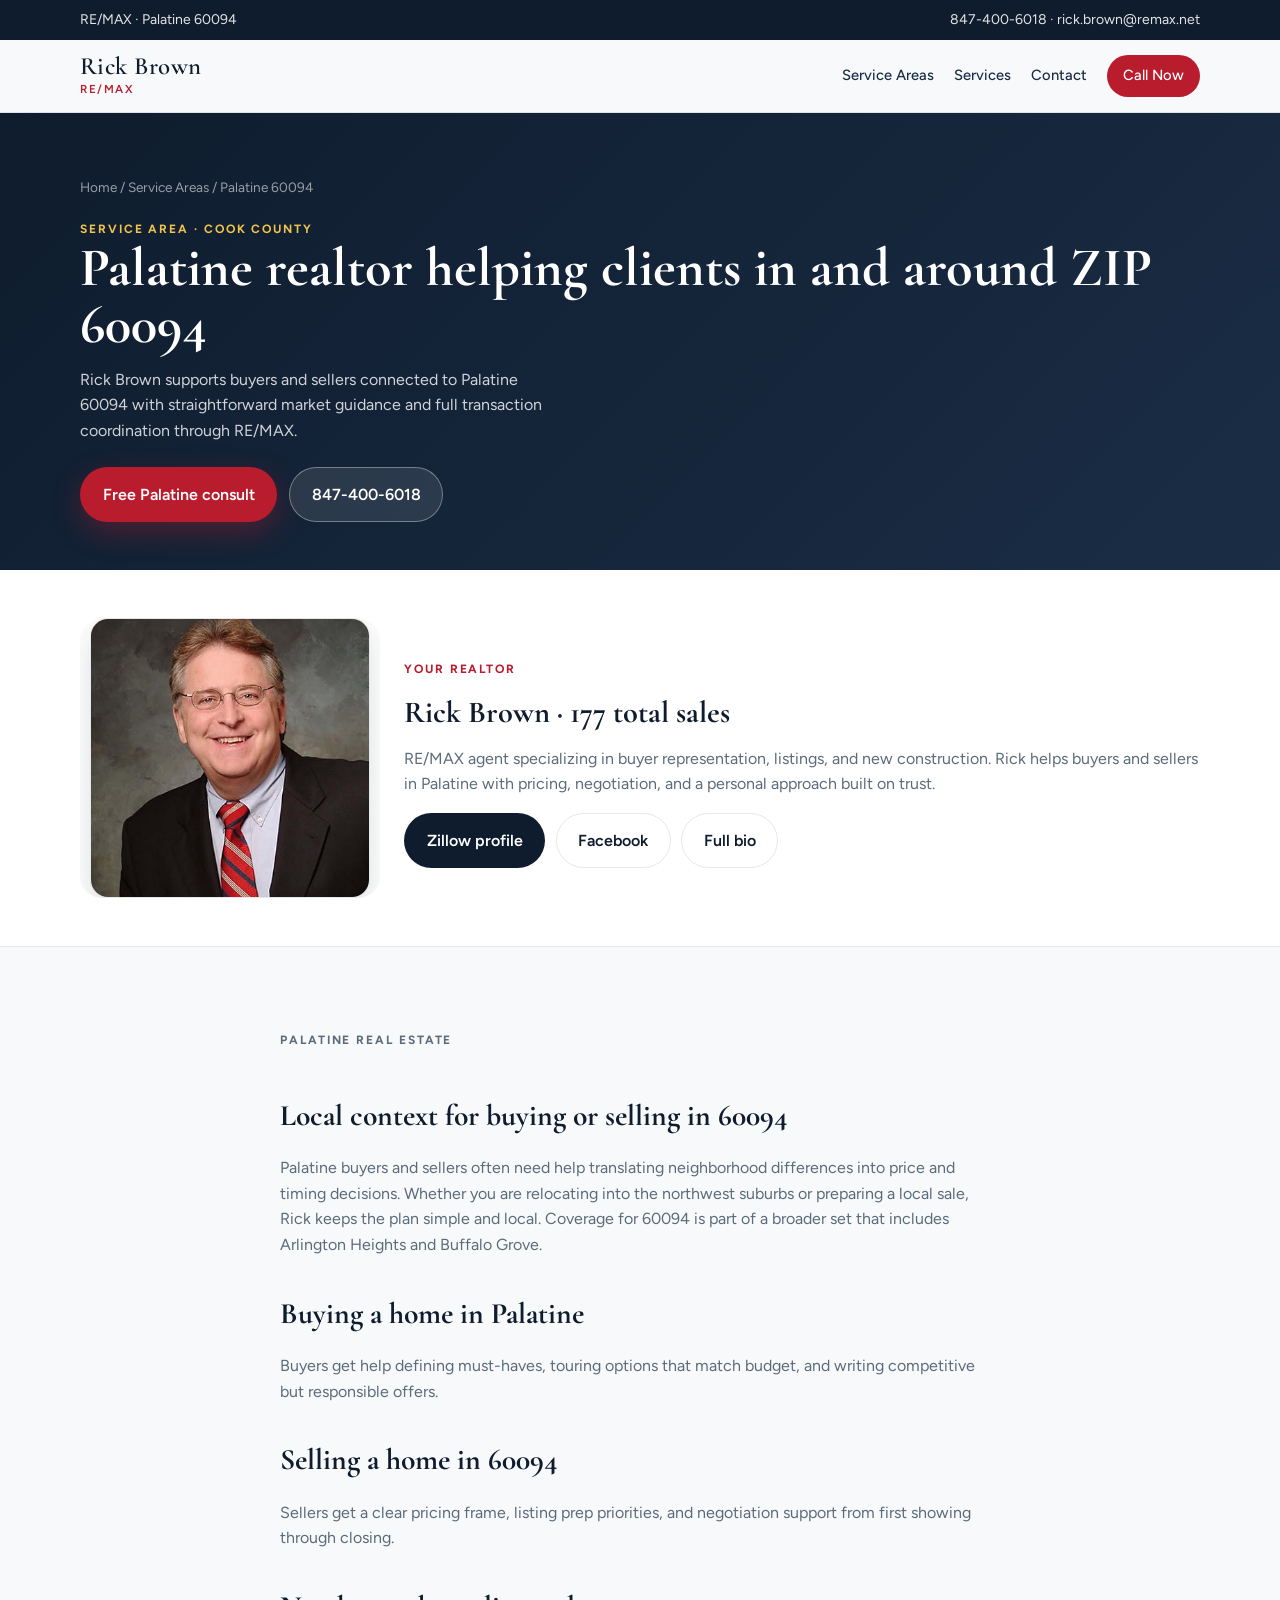
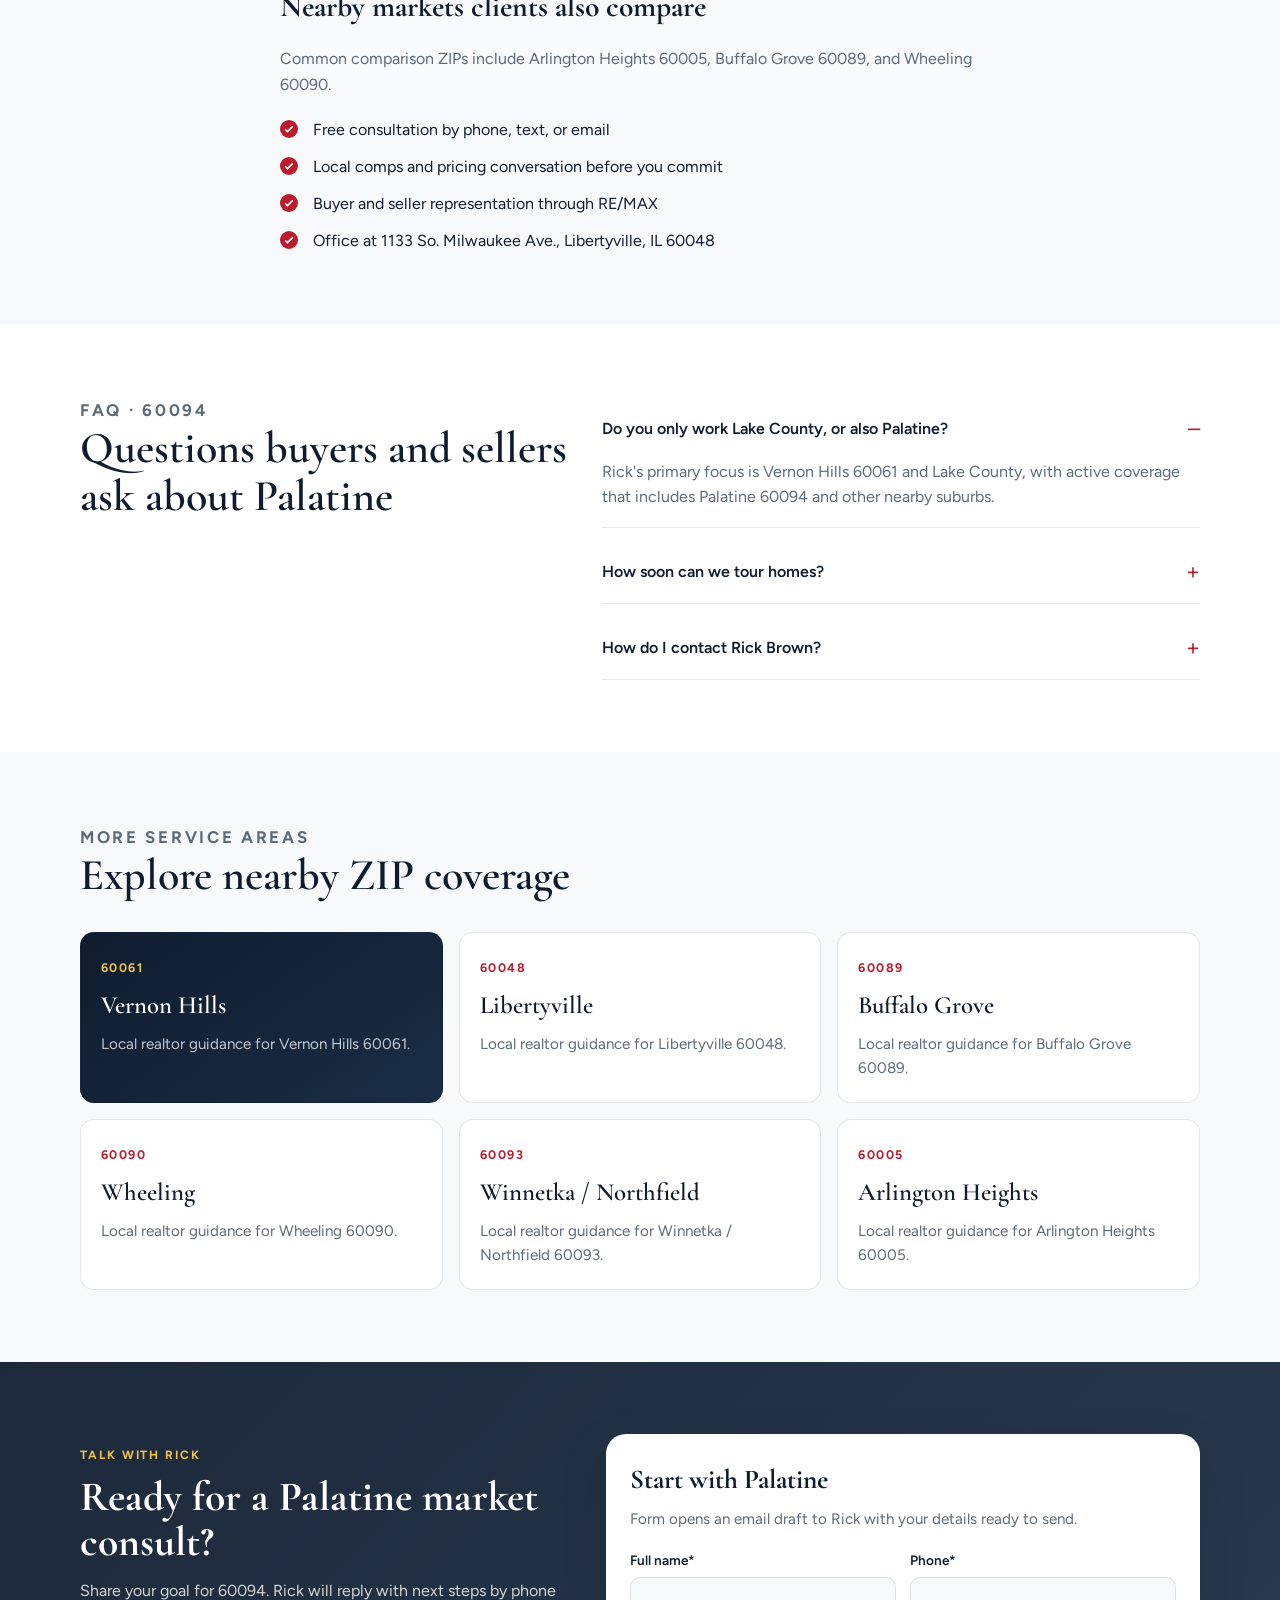
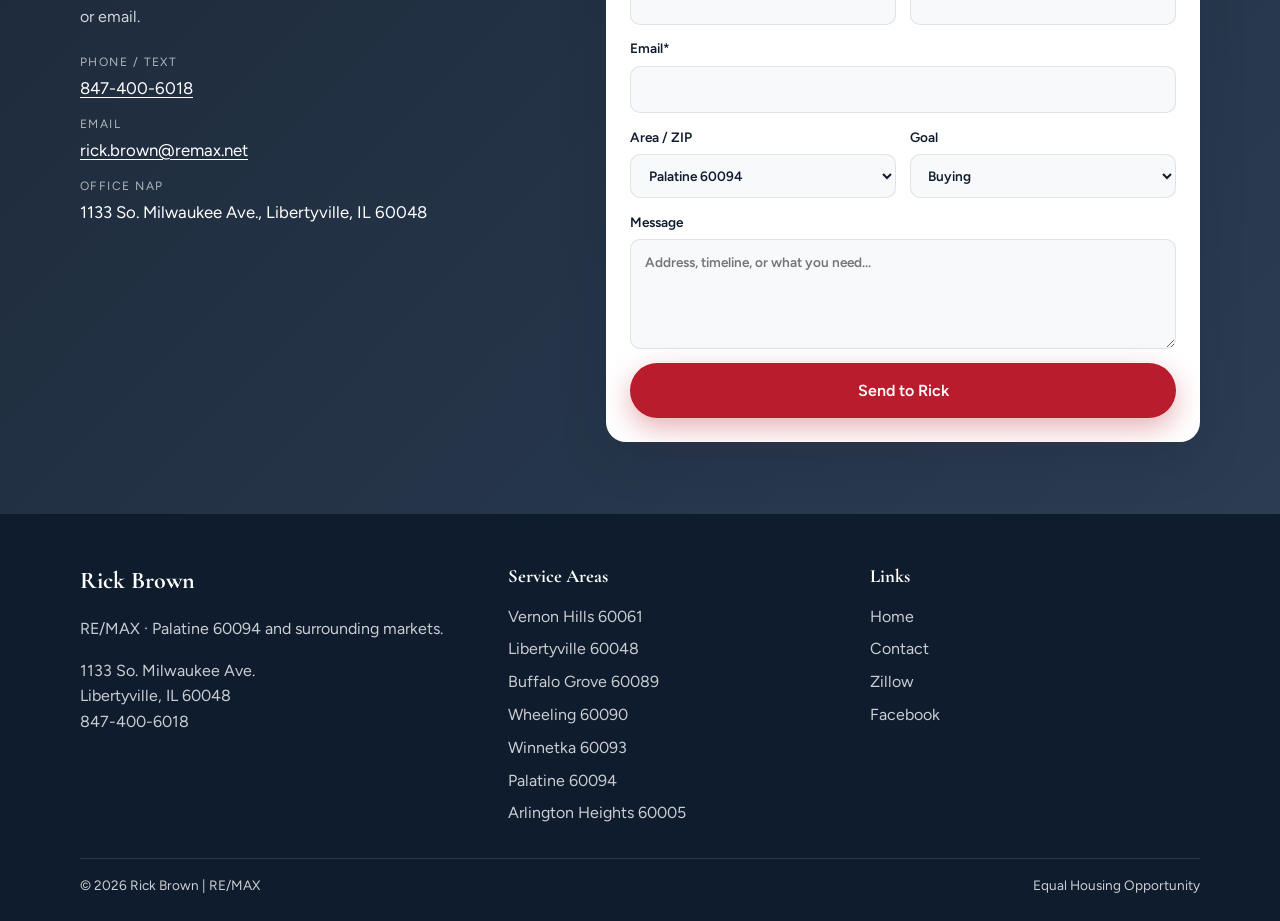
<file: areas/palatine-60094.html>
<!DOCTYPE html>
<html lang="en-US">
<head>
  <meta charset="UTF-8">
  <meta name="viewport" content="width=device-width, initial-scale=1">
  <title>Palatine Realtor | Homes & Seller Help in 60094 | Rick Brown RE/MAX</title>
  <meta name="description" content="Palatine realtor support for ZIP 60094. Rick Brown RE/MAX helps with home search, listing strategy, and negotiations. Call 847-400-6018 for a free consult.">
  <meta name="robots" content="index, follow, max-image-preview:large">
  <meta name="geo.region" content="US-IL">
  <meta name="geo.placename" content="Palatine, Illinois">
  <link rel="canonical" href="https://rickbrownhomes.com/areas/palatine-60094.html">
  <meta property="og:type" content="website">
  <meta property="og:title" content="Palatine Realtor | Homes & Seller Help in 60094 | Rick Brown RE/MAX">
  <meta property="og:description" content="Palatine realtor support for ZIP 60094. Rick Brown RE/MAX helps with home search, listing strategy, and negotiations. Call 847-400-6018 for a free consult.">
  <meta property="og:url" content="https://rickbrownhomes.com/areas/palatine-60094.html">
  <meta property="og:image" content="https://rickbrownhomes.com/images/rick-brown-720.jpg">
  <link rel="preconnect" href="https://fonts.googleapis.com">
  <link rel="preconnect" href="https://fonts.gstatic.com" crossorigin>
  <link href="https://fonts.googleapis.com/css2?family=Cormorant+Garamond:wght@500;600;700&family=Figtree:wght@400;500;600;700&display=swap" rel="stylesheet">
  <link rel="stylesheet" href="../css/styles.css">
  <script type="application/ld+json">
  {
    "@context": "https://schema.org",
    "@graph": [
      {
        "@type": "RealEstateAgent",
        "@id": "https://rickbrownhomes.com/#business",
        "name": "Rick Brown | RE/MAX",
        "image": "https://rickbrownhomes.com/images/rick-brown-720.jpg",
        "url": "https://rickbrownhomes.com/",
        "telephone": "+18474006018",
        "email": "rick.brown@remax.net",
        "address": {
          "@type": "PostalAddress",
          "streetAddress": "1133 So. Milwaukee Ave.",
          "addressLocality": "Libertyville",
          "addressRegion": "IL",
          "postalCode": "60048",
          "addressCountry": "US"
        },
        "areaServed": {
          "@type": "PostalCode",
          "name": "60094",
          "description": "Palatine, IL"
        },
        "sameAs": [
          "https://www.zillow.com/profile/user8984945",
          "https://www.facebook.com/rick.brown.925602"
        ]
      },
      {
        "@type": "WebPage",
        "@id": "https://rickbrownhomes.com/areas/palatine-60094.html#webpage",
        "url": "https://rickbrownhomes.com/areas/palatine-60094.html",
        "name": "Palatine Realtor | Homes & Seller Help in 60094 | Rick Brown RE/MAX",
        "description": "Palatine realtor support for ZIP 60094. Rick Brown RE/MAX helps with home search, listing strategy, and negotiations. Call 847-400-6018 for a free consult.",
        "about": {"@id": "https://rickbrownhomes.com/#business"},
        "breadcrumb": {
          "@type": "BreadcrumbList",
          "itemListElement": [
            {"@type": "ListItem", "position": 1, "name": "Home", "item": "https://rickbrownhomes.com/"},
            {"@type": "ListItem", "position": 2, "name": "Service Areas", "item": "https://rickbrownhomes.com/#areas"},
            {"@type": "ListItem", "position": 3, "name": "Palatine 60094", "item": "https://rickbrownhomes.com/areas/palatine-60094.html"}
          ]
        }
      },
      {
        "@type": "Service",
        "name": "Real estate services in Palatine 60094",
        "provider": {"@id": "https://rickbrownhomes.com/#business"},
        "areaServed": "Palatine, IL 60094",
        "description": "Buyer and seller representation for homes in Palatine, Illinois ZIP 60094."
      }
    ]
  }
  </script>
</head>
<body>
  <div class="topbar">
    <div class="container">
      <span>RE/MAX · Palatine 60094</span>
      <span>
        <a href="tel:+18474006018">847-400-6018</a>
        ·
        <a href="mailto:rick.brown@remax.net">rick.brown@remax.net</a>
      </span>
    </div>
  </div>

  <header class="site-header">
    <div class="container">
      <a class="brand" href="../index.html">
        <span class="brand-name">Rick Brown</span>
        <span class="brand-tag">RE/MAX</span>
      </a>
      <button class="nav-toggle" type="button" aria-label="Open menu" aria-expanded="false">☰</button>
      <nav class="nav" aria-label="Primary">
        <a href="../index.html#areas">Service Areas</a>
        <a href="../index.html#services">Services</a>
        <a href="#contact">Contact</a>
        <a class="nav-cta" href="tel:+18474006018">Call Now</a>
      </nav>
    </div>
  </header>

  <main>
    <section class="page-hero">
      <div class="container">
        <p class="breadcrumb"><a href="../index.html">Home</a> / Service Areas / Palatine 60094</p>
        <p class="eyebrow" style="color:#f0c34a">Service area · Cook County</p>
        <h1>Palatine realtor helping clients in and around ZIP 60094</h1>
        <p>Rick Brown supports buyers and sellers connected to Palatine 60094 with straightforward market guidance and full transaction coordination through RE/MAX.</p>
        <div class="hero-actions" style="margin-top:1.5rem">
          <a class="btn btn-primary" href="#contact">Free Palatine consult</a>
          <a class="btn btn-ghost" href="tel:+18474006018">847-400-6018</a>
        </div>
      </div>
    </section>

    <section class="section section-tight" style="background:#fff;border-bottom:1px solid var(--line)">
      <div class="container split about-split" style="gap:1.5rem;align-items:center">
        <div class="split-visual photo-frame">
          <img class="agent-portrait-clean" src="../images/rick-brown-600.jpg" srcset="../images/rick-brown-400.jpg 400w, ../images/rick-brown-600.jpg 600w, ../images/rick-brown-720.jpg 720w" sizes="280px" alt="Rick Brown, RE/MAX realtor" width="280" height="280" loading="lazy" decoding="async">
        </div>
        <div>
          <p class="eyebrow">Your realtor</p>
          <h2 style="font-family:var(--font-display);font-size:1.9rem;margin:0 0 .5rem">Rick Brown · 177 total sales</h2>
          <p style="margin:0;color:var(--muted)">RE/MAX agent specializing in buyer representation, listings, and new construction. Rick helps buyers and sellers in Palatine with pricing, negotiation, and a personal approach built on trust.</p>
          <div class="profile-links" style="margin-top:1rem">
            <a class="btn btn-dark" href="https://www.zillow.com/profile/user8984945" target="_blank" rel="noopener noreferrer">Zillow profile</a>
            <a class="btn btn-outline" href="https://www.facebook.com/rick.brown.925602" target="_blank" rel="noopener noreferrer">Facebook</a>
            <a class="btn btn-outline" href="../index.html#about">Full bio</a>
          </div>
        </div>
      </div>
    </section>

    <section class="section">
      <div class="container prose">
        <p class="eyebrow">Palatine real estate</p>
        <h2>Local context for buying or selling in 60094</h2>
        <p>Palatine buyers and sellers often need help translating neighborhood differences into price and timing decisions. Whether you are relocating into the northwest suburbs or preparing a local sale, Rick keeps the plan simple and local. Coverage for 60094 is part of a broader set that includes Arlington Heights and Buffalo Grove.</p>
        <h2>Buying a home in Palatine</h2>
        <p>Buyers get help defining must-haves, touring options that match budget, and writing competitive but responsible offers.</p>
        <h2>Selling a home in 60094</h2>
        <p>Sellers get a clear pricing frame, listing prep priorities, and negotiation support from first showing through closing.</p>
        <h2>Nearby markets clients also compare</h2>
        <p>Common comparison ZIPs include Arlington Heights 60005, Buffalo Grove 60089, and Wheeling 60090.</p>
        <ul class="check-list">
          <li>Free consultation by phone, text, or email</li>
          <li>Local comps and pricing conversation before you commit</li>
          <li>Buyer and seller representation through RE/MAX</li>
          <li>Office at 1133 So. Milwaukee Ave., Libertyville, IL 60048</li>
        </ul>
      </div>
    </section>

    <section class="section" style="background:#fff">
      <div class="container" style="display:grid;grid-template-columns:0.9fr 1.1fr;gap:2rem;align-items:start">
        <div class="section-head" style="margin:0">
          <p class="eyebrow">FAQ · 60094</p>
          <h2>Questions buyers and sellers ask about Palatine</h2>
        </div>
        <div class="faq">
          <details open>
            <summary>Do you only work Lake County, or also Palatine?</summary>
            <p>Rick's primary focus is Vernon Hills 60061 and Lake County, with active coverage that includes Palatine 60094 and other nearby suburbs.</p>
          </details>
          <details>
            <summary>How soon can we tour homes?</summary>
            <p>Often same-day or next-day depending on listing access. Call or text 847-400-6018 with your must-haves and budget.</p>
          </details>
          <details>
            <summary>How do I contact Rick Brown?</summary>
            <p>Call or text 847-400-6018, email rick.brown@remax.net, or use the form below. Connect on <a href="https://www.zillow.com/profile/user8984945" target="_blank" rel="noopener noreferrer">Zillow</a> or <a href="https://www.facebook.com/rick.brown.925602" target="_blank" rel="noopener noreferrer">Facebook</a>.</p>
          </details>
        </div>
      </div>
    </section>

    <section class="section">
      <div class="container">
        <div class="section-head">
          <p class="eyebrow">More service areas</p>
          <h2>Explore nearby ZIP coverage</h2>
        </div>
        <div class="area-grid">
          <a class="area-link primary" href="vernon-hills-60061.html">
            <span class="zip">60061</span>
            <h3>Vernon Hills</h3>
            <p>Local realtor guidance for Vernon Hills 60061.</p>
          </a>
          <a class="area-link" href="libertyville-60048.html">
            <span class="zip">60048</span>
            <h3>Libertyville</h3>
            <p>Local realtor guidance for Libertyville 60048.</p>
          </a>
          <a class="area-link" href="buffalo-grove-60089.html">
            <span class="zip">60089</span>
            <h3>Buffalo Grove</h3>
            <p>Local realtor guidance for Buffalo Grove 60089.</p>
          </a>
          <a class="area-link" href="wheeling-60090.html">
            <span class="zip">60090</span>
            <h3>Wheeling</h3>
            <p>Local realtor guidance for Wheeling 60090.</p>
          </a>
          <a class="area-link" href="winnetka-60093.html">
            <span class="zip">60093</span>
            <h3>Winnetka / Northfield</h3>
            <p>Local realtor guidance for Winnetka / Northfield 60093.</p>
          </a>
          <a class="area-link" href="arlington-heights-60005.html">
            <span class="zip">60005</span>
            <h3>Arlington Heights</h3>
            <p>Local realtor guidance for Arlington Heights 60005.</p>
          </a>
        </div>
      </div>
    </section>

    <section class="section contact-band" id="contact">
      <div class="container contact-grid">
        <div class="contact-copy">
          <p class="eyebrow" style="color:#f0c34a">Talk with Rick</p>
          <h2 style="font-family:var(--font-display);font-size:clamp(2rem,4vw,2.6rem);margin:0 0 .75rem;line-height:1.1">Ready for a Palatine market consult?</h2>
          <p style="margin:0;color:rgba(255,255,255,.8)">Share your goal for 60094. Rick will reply with next steps by phone or email.</p>
          <dl class="contact-meta">
            <div>
              <dt>Phone / Text</dt>
              <dd><a href="tel:+18474006018">847-400-6018</a></dd>
            </div>
            <div>
              <dt>Email</dt>
              <dd><a href="mailto:rick.brown@remax.net">rick.brown@remax.net</a></dd>
            </div>
            <div>
              <dt>Office NAP</dt>
              <dd>1133 So. Milwaukee Ave., Libertyville, IL 60048</dd>
            </div>
          </dl>
        </div>
        <div class="form-panel">
          <h3>Start with Palatine</h3>
          <p>Form opens an email draft to Rick with your details ready to send.</p>
          <form id="lead-form" novalidate>
            <div class="form-grid">
              <label>Full name*<input type="text" name="name" required></label>
              <label>Phone*<input type="tel" name="phone" required></label>
              <label class="full">Email*<input type="email" name="email" required></label>
              <label>Area / ZIP
                <select name="area" id="area">
                  <option value="Palatine 60094" selected>Palatine 60094</option>
                  <option value="Vernon Hills 60061">Vernon Hills 60061</option>
                  <option value="Libertyville 60048">Libertyville 60048</option>
                  <option value="Buffalo Grove 60089">Buffalo Grove 60089</option>
                  <option value="Wheeling 60090">Wheeling 60090</option>
                  <option value="Winnetka / Northfield 60093">Winnetka / Northfield 60093</option>
                  <option value="Palatine 60094">Palatine 60094</option>
                  <option value="Arlington Heights 60005">Arlington Heights 60005</option>
                </select>
              </label>
              <label>Goal
                <select name="goal">
                  <option value="Buying">Buying</option>
                  <option value="Selling">Selling</option>
                  <option value="Buying and Selling">Buying and Selling</option>
                  <option value="Home value check">Home value check</option>
                </select>
              </label>
              <label class="full">Message<textarea name="message" placeholder="Address, timeline, or what you need..."></textarea></label>
              <div class="full">
                <button class="btn btn-primary" type="submit" style="width:100%">Send to Rick</button>
                <div id="form-status" class="form-status" role="status" aria-live="polite"></div>
              </div>
            </div>
          </form>
        </div>
      </div>
    </section>
  </main>

  <footer class="site-footer">
    <div class="container footer-grid">
      <div>
        <h2>Rick Brown</h2>
        <p>RE/MAX · Palatine 60094 and surrounding markets.</p>
        <p style="margin-top:1rem">1133 So. Milwaukee Ave.<br>Libertyville, IL 60048<br><a href="tel:+18474006018">847-400-6018</a></p>
      </div>
      <div>
        <h3>Service Areas</h3>
        <ul>
          <li><a href="vernon-hills-60061.html">Vernon Hills 60061</a></li>
          <li><a href="libertyville-60048.html">Libertyville 60048</a></li>
          <li><a href="buffalo-grove-60089.html">Buffalo Grove 60089</a></li>
          <li><a href="wheeling-60090.html">Wheeling 60090</a></li>
          <li><a href="winnetka-60093.html">Winnetka 60093</a></li>
          <li><a href="palatine-60094.html">Palatine 60094</a></li>
          <li><a href="arlington-heights-60005.html">Arlington Heights 60005</a></li>
        </ul>
      </div>
      <div>
        <h3>Links</h3>
        <ul>
          <li><a href="../index.html">Home</a></li>
          <li><a href="../index.html#contact">Contact</a></li>
          <li><a href="https://www.zillow.com/profile/user8984945" target="_blank" rel="noopener noreferrer">Zillow</a></li>
          <li><a href="https://www.facebook.com/rick.brown.925602" target="_blank" rel="noopener noreferrer">Facebook</a></li>
        </ul>
      </div>
    </div>
    <div class="container footer-bottom">
      <span>© 2026 Rick Brown | RE/MAX</span>
      <span>Equal Housing Opportunity</span>
    </div>
  </footer>
  <script src="../js/main.js"></script>
</body>
</html>
</file>
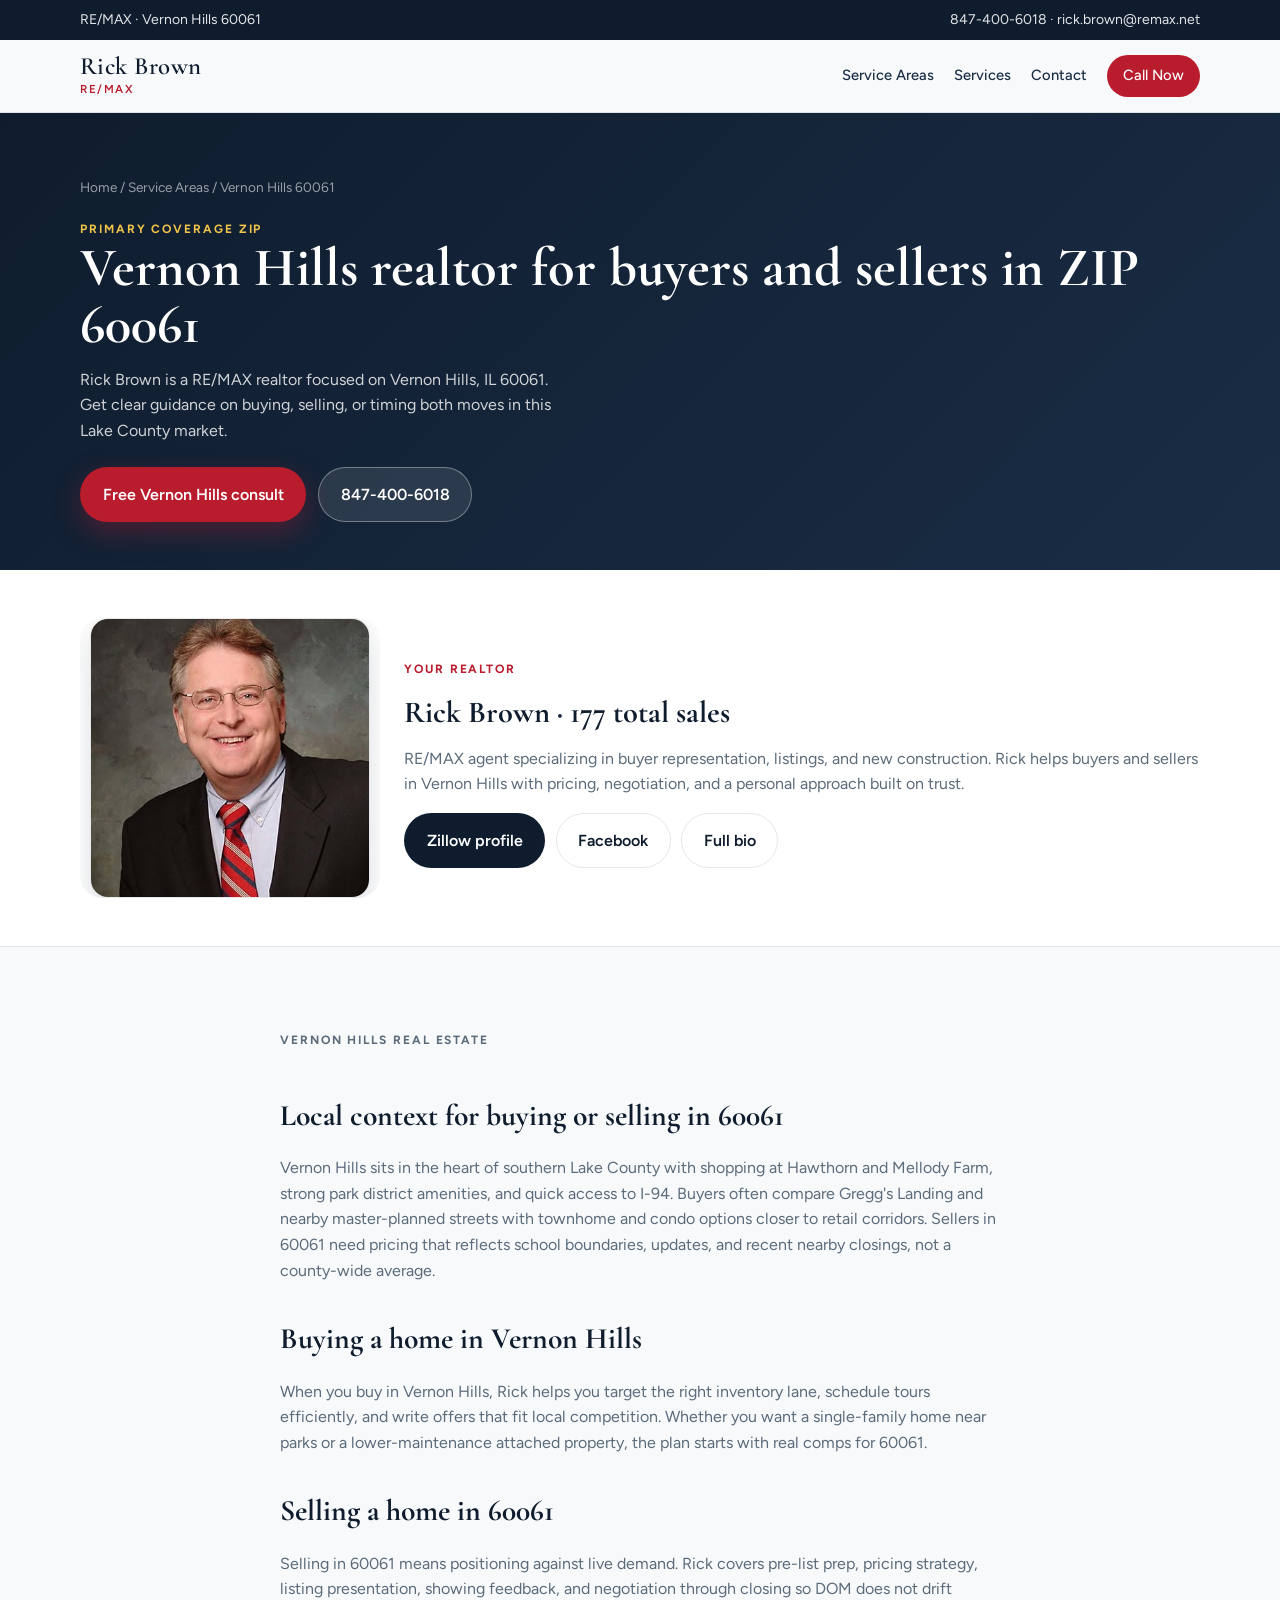
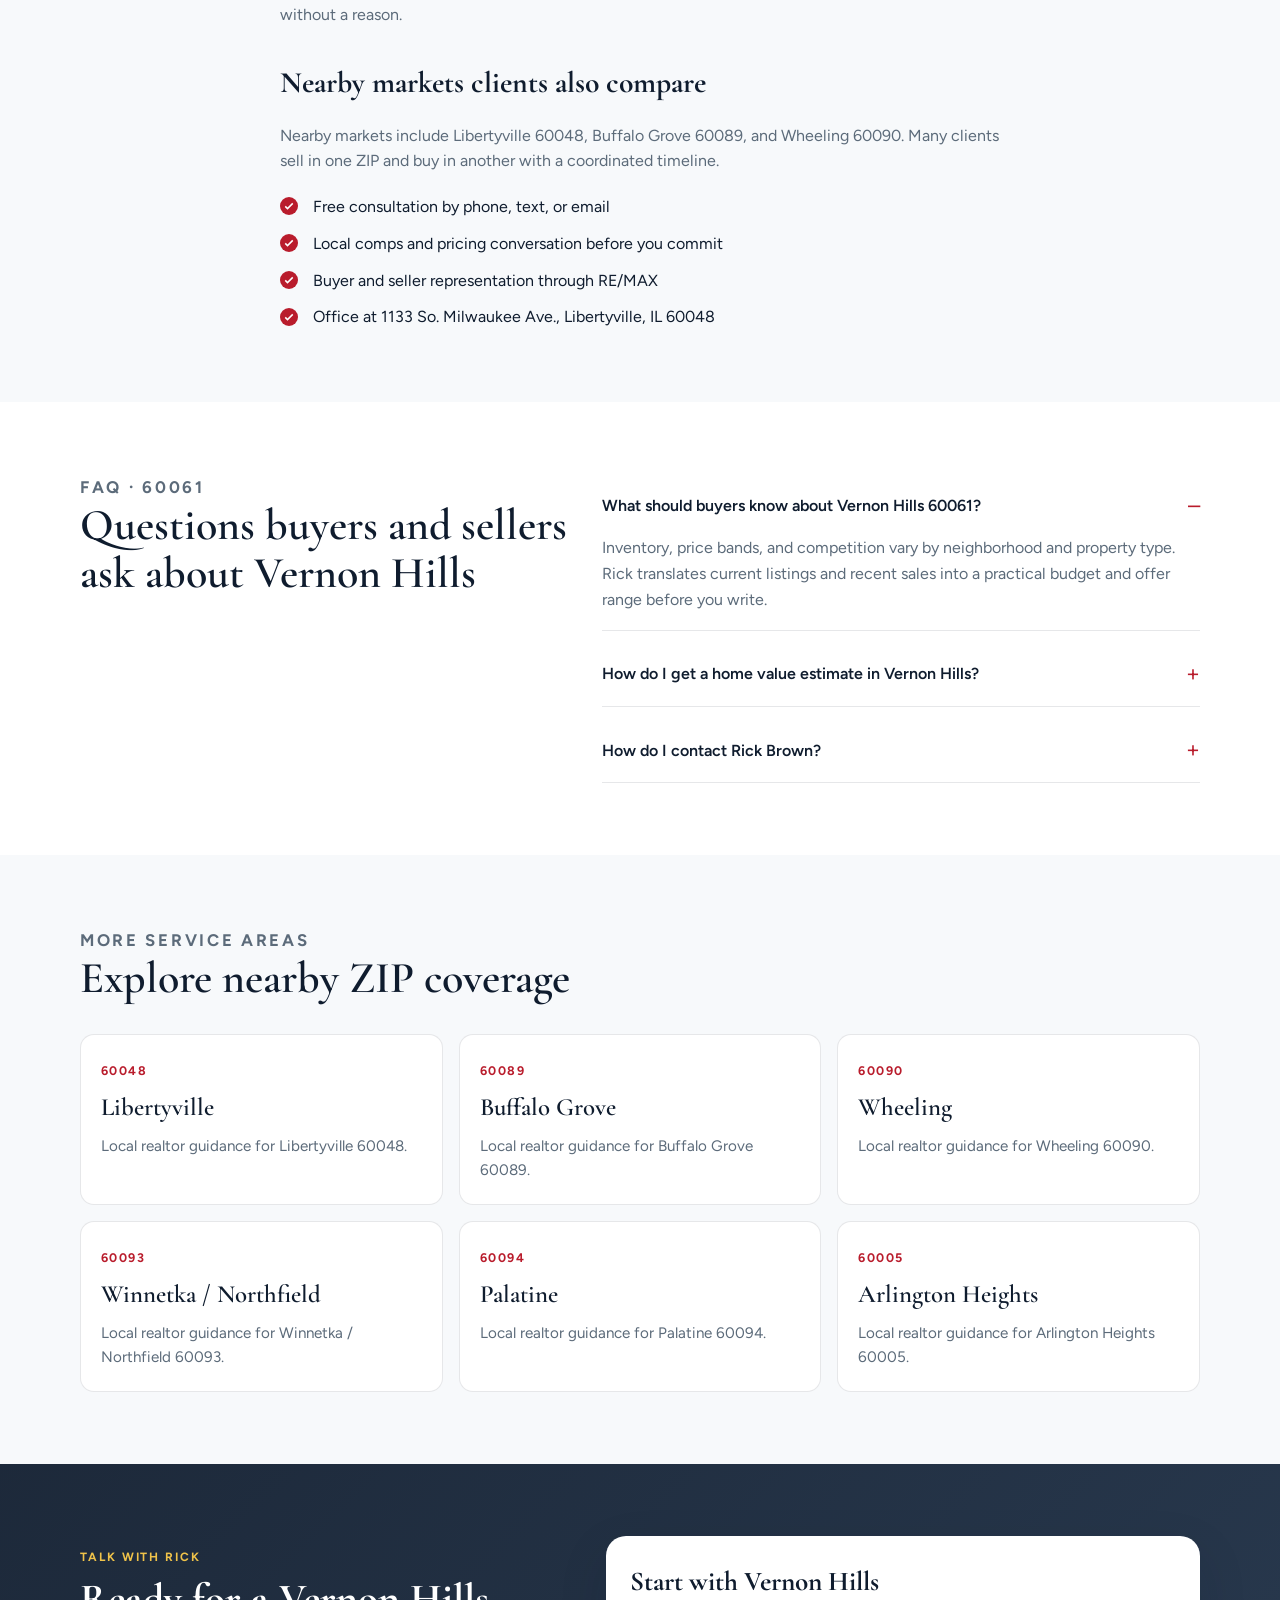
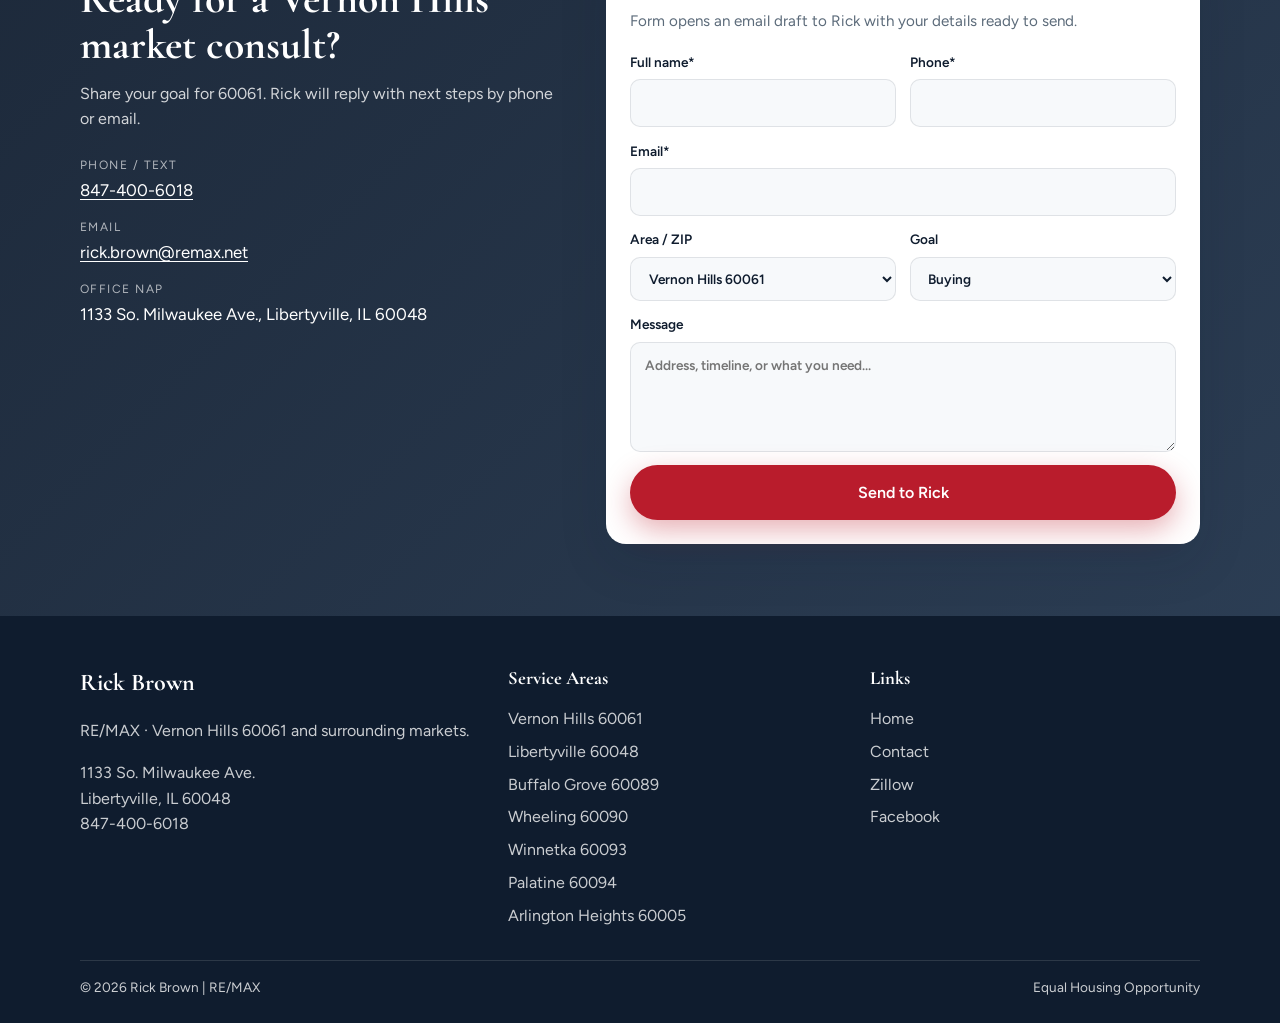
<file: areas/vernon-hills-60061.html>
<!DOCTYPE html>
<html lang="en-US">
<head>
  <meta charset="UTF-8">
  <meta name="viewport" content="width=device-width, initial-scale=1">
  <title>Vernon Hills Realtor | Homes for Sale in 60061 | Rick Brown RE/MAX</title>
  <meta name="description" content="Looking for a Vernon Hills realtor in ZIP 60061? Rick Brown at RE/MAX helps buyers and sellers with pricing, offers, and local market strategy. Call 847-400-6018.">
  <meta name="robots" content="index, follow, max-image-preview:large">
  <meta name="geo.region" content="US-IL">
  <meta name="geo.placename" content="Vernon Hills, Illinois">
  <link rel="canonical" href="https://rickbrownhomes.com/areas/vernon-hills-60061.html">
  <meta property="og:type" content="website">
  <meta property="og:title" content="Vernon Hills Realtor | Homes for Sale in 60061 | Rick Brown RE/MAX">
  <meta property="og:description" content="Looking for a Vernon Hills realtor in ZIP 60061? Rick Brown at RE/MAX helps buyers and sellers with pricing, offers, and local market strategy. Call 847-400-6018.">
  <meta property="og:url" content="https://rickbrownhomes.com/areas/vernon-hills-60061.html">
  <meta property="og:image" content="https://rickbrownhomes.com/images/rick-brown-720.jpg">
  <link rel="preconnect" href="https://fonts.googleapis.com">
  <link rel="preconnect" href="https://fonts.gstatic.com" crossorigin>
  <link href="https://fonts.googleapis.com/css2?family=Cormorant+Garamond:wght@500;600;700&family=Figtree:wght@400;500;600;700&display=swap" rel="stylesheet">
  <link rel="stylesheet" href="../css/styles.css">
  <script type="application/ld+json">
  {
    "@context": "https://schema.org",
    "@graph": [
      {
        "@type": "RealEstateAgent",
        "@id": "https://rickbrownhomes.com/#business",
        "name": "Rick Brown | RE/MAX",
        "image": "https://rickbrownhomes.com/images/rick-brown-720.jpg",
        "url": "https://rickbrownhomes.com/",
        "telephone": "+18474006018",
        "email": "rick.brown@remax.net",
        "address": {
          "@type": "PostalAddress",
          "streetAddress": "1133 So. Milwaukee Ave.",
          "addressLocality": "Libertyville",
          "addressRegion": "IL",
          "postalCode": "60048",
          "addressCountry": "US"
        },
        "areaServed": {
          "@type": "PostalCode",
          "name": "60061",
          "description": "Vernon Hills, IL"
        },
        "sameAs": [
          "https://www.zillow.com/profile/user8984945",
          "https://www.facebook.com/rick.brown.925602"
        ]
      },
      {
        "@type": "WebPage",
        "@id": "https://rickbrownhomes.com/areas/vernon-hills-60061.html#webpage",
        "url": "https://rickbrownhomes.com/areas/vernon-hills-60061.html",
        "name": "Vernon Hills Realtor | Homes for Sale in 60061 | Rick Brown RE/MAX",
        "description": "Looking for a Vernon Hills realtor in ZIP 60061? Rick Brown at RE/MAX helps buyers and sellers with pricing, offers, and local market strategy. Call 847-400-6018.",
        "about": {"@id": "https://rickbrownhomes.com/#business"},
        "breadcrumb": {
          "@type": "BreadcrumbList",
          "itemListElement": [
            {"@type": "ListItem", "position": 1, "name": "Home", "item": "https://rickbrownhomes.com/"},
            {"@type": "ListItem", "position": 2, "name": "Service Areas", "item": "https://rickbrownhomes.com/#areas"},
            {"@type": "ListItem", "position": 3, "name": "Vernon Hills 60061", "item": "https://rickbrownhomes.com/areas/vernon-hills-60061.html"}
          ]
        }
      },
      {
        "@type": "Service",
        "name": "Real estate services in Vernon Hills 60061",
        "provider": {"@id": "https://rickbrownhomes.com/#business"},
        "areaServed": "Vernon Hills, IL 60061",
        "description": "Buyer and seller representation for homes in Vernon Hills, Illinois ZIP 60061."
      }
    ]
  }
  </script>
</head>
<body>
  <div class="topbar">
    <div class="container">
      <span>RE/MAX · Vernon Hills 60061</span>
      <span>
        <a href="tel:+18474006018">847-400-6018</a>
        ·
        <a href="mailto:rick.brown@remax.net">rick.brown@remax.net</a>
      </span>
    </div>
  </div>

  <header class="site-header">
    <div class="container">
      <a class="brand" href="../index.html">
        <span class="brand-name">Rick Brown</span>
        <span class="brand-tag">RE/MAX</span>
      </a>
      <button class="nav-toggle" type="button" aria-label="Open menu" aria-expanded="false">☰</button>
      <nav class="nav" aria-label="Primary">
        <a href="../index.html#areas">Service Areas</a>
        <a href="../index.html#services">Services</a>
        <a href="#contact">Contact</a>
        <a class="nav-cta" href="tel:+18474006018">Call Now</a>
      </nav>
    </div>
  </header>

  <main>
    <section class="page-hero">
      <div class="container">
        <p class="breadcrumb"><a href="../index.html">Home</a> / Service Areas / Vernon Hills 60061</p>
        <p class="eyebrow" style="color:#f0c34a">Primary coverage ZIP</p>
        <h1>Vernon Hills realtor for buyers and sellers in ZIP 60061</h1>
        <p>Rick Brown is a RE/MAX realtor focused on Vernon Hills, IL 60061. Get clear guidance on buying, selling, or timing both moves in this Lake County market.</p>
        <div class="hero-actions" style="margin-top:1.5rem">
          <a class="btn btn-primary" href="#contact">Free Vernon Hills consult</a>
          <a class="btn btn-ghost" href="tel:+18474006018">847-400-6018</a>
        </div>
      </div>
    </section>

    <section class="section section-tight" style="background:#fff;border-bottom:1px solid var(--line)">
      <div class="container split about-split" style="gap:1.5rem;align-items:center">
        <div class="split-visual photo-frame">
          <img class="agent-portrait-clean" src="../images/rick-brown-600.jpg" srcset="../images/rick-brown-400.jpg 400w, ../images/rick-brown-600.jpg 600w, ../images/rick-brown-720.jpg 720w" sizes="280px" alt="Rick Brown, RE/MAX realtor" width="280" height="280" loading="lazy" decoding="async">
        </div>
        <div>
          <p class="eyebrow">Your realtor</p>
          <h2 style="font-family:var(--font-display);font-size:1.9rem;margin:0 0 .5rem">Rick Brown · 177 total sales</h2>
          <p style="margin:0;color:var(--muted)">RE/MAX agent specializing in buyer representation, listings, and new construction. Rick helps buyers and sellers in Vernon Hills with pricing, negotiation, and a personal approach built on trust.</p>
          <div class="profile-links" style="margin-top:1rem">
            <a class="btn btn-dark" href="https://www.zillow.com/profile/user8984945" target="_blank" rel="noopener noreferrer">Zillow profile</a>
            <a class="btn btn-outline" href="https://www.facebook.com/rick.brown.925602" target="_blank" rel="noopener noreferrer">Facebook</a>
            <a class="btn btn-outline" href="../index.html#about">Full bio</a>
          </div>
        </div>
      </div>
    </section>

    <section class="section">
      <div class="container prose">
        <p class="eyebrow">Vernon Hills real estate</p>
        <h2>Local context for buying or selling in 60061</h2>
        <p>Vernon Hills sits in the heart of southern Lake County with shopping at Hawthorn and Mellody Farm, strong park district amenities, and quick access to I-94. Buyers often compare Gregg's Landing and nearby master-planned streets with townhome and condo options closer to retail corridors. Sellers in 60061 need pricing that reflects school boundaries, updates, and recent nearby closings, not a county-wide average.</p>
        <h2>Buying a home in Vernon Hills</h2>
        <p>When you buy in Vernon Hills, Rick helps you target the right inventory lane, schedule tours efficiently, and write offers that fit local competition. Whether you want a single-family home near parks or a lower-maintenance attached property, the plan starts with real comps for 60061.</p>
        <h2>Selling a home in 60061</h2>
        <p>Selling in 60061 means positioning against live demand. Rick covers pre-list prep, pricing strategy, listing presentation, showing feedback, and negotiation through closing so DOM does not drift without a reason.</p>
        <h2>Nearby markets clients also compare</h2>
        <p>Nearby markets include Libertyville 60048, Buffalo Grove 60089, and Wheeling 60090. Many clients sell in one ZIP and buy in another with a coordinated timeline.</p>
        <ul class="check-list">
          <li>Free consultation by phone, text, or email</li>
          <li>Local comps and pricing conversation before you commit</li>
          <li>Buyer and seller representation through RE/MAX</li>
          <li>Office at 1133 So. Milwaukee Ave., Libertyville, IL 60048</li>
        </ul>
      </div>
    </section>

    <section class="section" style="background:#fff">
      <div class="container" style="display:grid;grid-template-columns:0.9fr 1.1fr;gap:2rem;align-items:start">
        <div class="section-head" style="margin:0">
          <p class="eyebrow">FAQ · 60061</p>
          <h2>Questions buyers and sellers ask about Vernon Hills</h2>
        </div>
        <div class="faq">
          <details open>
            <summary>What should buyers know about Vernon Hills 60061?</summary>
            <p>Inventory, price bands, and competition vary by neighborhood and property type. Rick translates current listings and recent sales into a practical budget and offer range before you write.</p>
          </details>
          <details>
            <summary>How do I get a home value estimate in Vernon Hills?</summary>
            <p>Call or text 847-400-6018 or use the contact form. Rick reviews your address, condition, and recent 60061 comps, then walks through a recommended listing strategy.</p>
          </details>
          <details>
            <summary>How do I contact Rick Brown?</summary>
            <p>Call or text 847-400-6018, email rick.brown@remax.net, or use the form below. Connect on <a href="https://www.zillow.com/profile/user8984945" target="_blank" rel="noopener noreferrer">Zillow</a> or <a href="https://www.facebook.com/rick.brown.925602" target="_blank" rel="noopener noreferrer">Facebook</a>.</p>
          </details>
        </div>
      </div>
    </section>

    <section class="section">
      <div class="container">
        <div class="section-head">
          <p class="eyebrow">More service areas</p>
          <h2>Explore nearby ZIP coverage</h2>
        </div>
        <div class="area-grid">
          <a class="area-link" href="libertyville-60048.html">
            <span class="zip">60048</span>
            <h3>Libertyville</h3>
            <p>Local realtor guidance for Libertyville 60048.</p>
          </a>
          <a class="area-link" href="buffalo-grove-60089.html">
            <span class="zip">60089</span>
            <h3>Buffalo Grove</h3>
            <p>Local realtor guidance for Buffalo Grove 60089.</p>
          </a>
          <a class="area-link" href="wheeling-60090.html">
            <span class="zip">60090</span>
            <h3>Wheeling</h3>
            <p>Local realtor guidance for Wheeling 60090.</p>
          </a>
          <a class="area-link" href="winnetka-60093.html">
            <span class="zip">60093</span>
            <h3>Winnetka / Northfield</h3>
            <p>Local realtor guidance for Winnetka / Northfield 60093.</p>
          </a>
          <a class="area-link" href="palatine-60094.html">
            <span class="zip">60094</span>
            <h3>Palatine</h3>
            <p>Local realtor guidance for Palatine 60094.</p>
          </a>
          <a class="area-link" href="arlington-heights-60005.html">
            <span class="zip">60005</span>
            <h3>Arlington Heights</h3>
            <p>Local realtor guidance for Arlington Heights 60005.</p>
          </a>
        </div>
      </div>
    </section>

    <section class="section contact-band" id="contact">
      <div class="container contact-grid">
        <div class="contact-copy">
          <p class="eyebrow" style="color:#f0c34a">Talk with Rick</p>
          <h2 style="font-family:var(--font-display);font-size:clamp(2rem,4vw,2.6rem);margin:0 0 .75rem;line-height:1.1">Ready for a Vernon Hills market consult?</h2>
          <p style="margin:0;color:rgba(255,255,255,.8)">Share your goal for 60061. Rick will reply with next steps by phone or email.</p>
          <dl class="contact-meta">
            <div>
              <dt>Phone / Text</dt>
              <dd><a href="tel:+18474006018">847-400-6018</a></dd>
            </div>
            <div>
              <dt>Email</dt>
              <dd><a href="mailto:rick.brown@remax.net">rick.brown@remax.net</a></dd>
            </div>
            <div>
              <dt>Office NAP</dt>
              <dd>1133 So. Milwaukee Ave., Libertyville, IL 60048</dd>
            </div>
          </dl>
        </div>
        <div class="form-panel">
          <h3>Start with Vernon Hills</h3>
          <p>Form opens an email draft to Rick with your details ready to send.</p>
          <form id="lead-form" novalidate>
            <div class="form-grid">
              <label>Full name*<input type="text" name="name" required></label>
              <label>Phone*<input type="tel" name="phone" required></label>
              <label class="full">Email*<input type="email" name="email" required></label>
              <label>Area / ZIP
                <select name="area" id="area">
                  <option value="Vernon Hills 60061" selected>Vernon Hills 60061</option>
                  <option value="Vernon Hills 60061">Vernon Hills 60061</option>
                  <option value="Libertyville 60048">Libertyville 60048</option>
                  <option value="Buffalo Grove 60089">Buffalo Grove 60089</option>
                  <option value="Wheeling 60090">Wheeling 60090</option>
                  <option value="Winnetka / Northfield 60093">Winnetka / Northfield 60093</option>
                  <option value="Palatine 60094">Palatine 60094</option>
                  <option value="Arlington Heights 60005">Arlington Heights 60005</option>
                </select>
              </label>
              <label>Goal
                <select name="goal">
                  <option value="Buying">Buying</option>
                  <option value="Selling">Selling</option>
                  <option value="Buying and Selling">Buying and Selling</option>
                  <option value="Home value check">Home value check</option>
                </select>
              </label>
              <label class="full">Message<textarea name="message" placeholder="Address, timeline, or what you need..."></textarea></label>
              <div class="full">
                <button class="btn btn-primary" type="submit" style="width:100%">Send to Rick</button>
                <div id="form-status" class="form-status" role="status" aria-live="polite"></div>
              </div>
            </div>
          </form>
        </div>
      </div>
    </section>
  </main>

  <footer class="site-footer">
    <div class="container footer-grid">
      <div>
        <h2>Rick Brown</h2>
        <p>RE/MAX · Vernon Hills 60061 and surrounding markets.</p>
        <p style="margin-top:1rem">1133 So. Milwaukee Ave.<br>Libertyville, IL 60048<br><a href="tel:+18474006018">847-400-6018</a></p>
      </div>
      <div>
        <h3>Service Areas</h3>
        <ul>
          <li><a href="vernon-hills-60061.html">Vernon Hills 60061</a></li>
          <li><a href="libertyville-60048.html">Libertyville 60048</a></li>
          <li><a href="buffalo-grove-60089.html">Buffalo Grove 60089</a></li>
          <li><a href="wheeling-60090.html">Wheeling 60090</a></li>
          <li><a href="winnetka-60093.html">Winnetka 60093</a></li>
          <li><a href="palatine-60094.html">Palatine 60094</a></li>
          <li><a href="arlington-heights-60005.html">Arlington Heights 60005</a></li>
        </ul>
      </div>
      <div>
        <h3>Links</h3>
        <ul>
          <li><a href="../index.html">Home</a></li>
          <li><a href="../index.html#contact">Contact</a></li>
          <li><a href="https://www.zillow.com/profile/user8984945" target="_blank" rel="noopener noreferrer">Zillow</a></li>
          <li><a href="https://www.facebook.com/rick.brown.925602" target="_blank" rel="noopener noreferrer">Facebook</a></li>
        </ul>
      </div>
    </div>
    <div class="container footer-bottom">
      <span>© 2026 Rick Brown | RE/MAX</span>
      <span>Equal Housing Opportunity</span>
    </div>
  </footer>
  <script src="../js/main.js"></script>
</body>
</html>
</file>
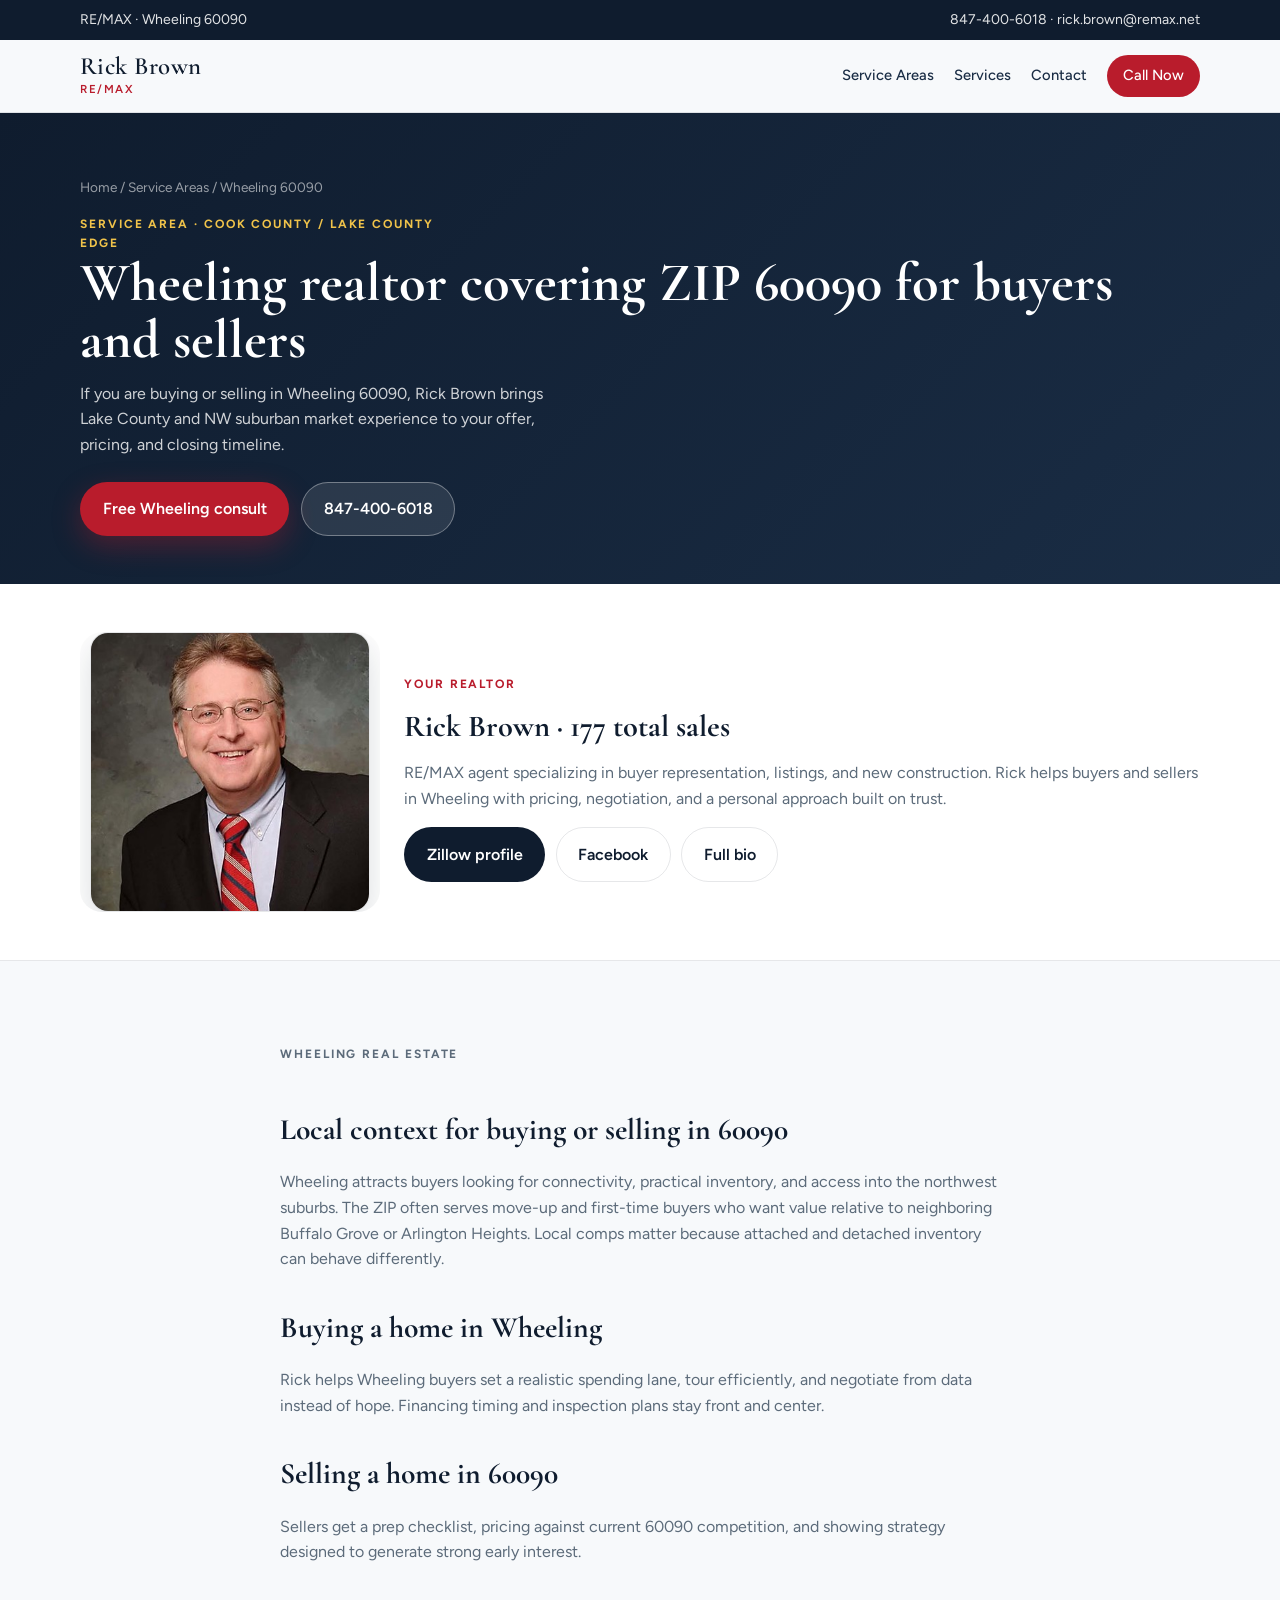
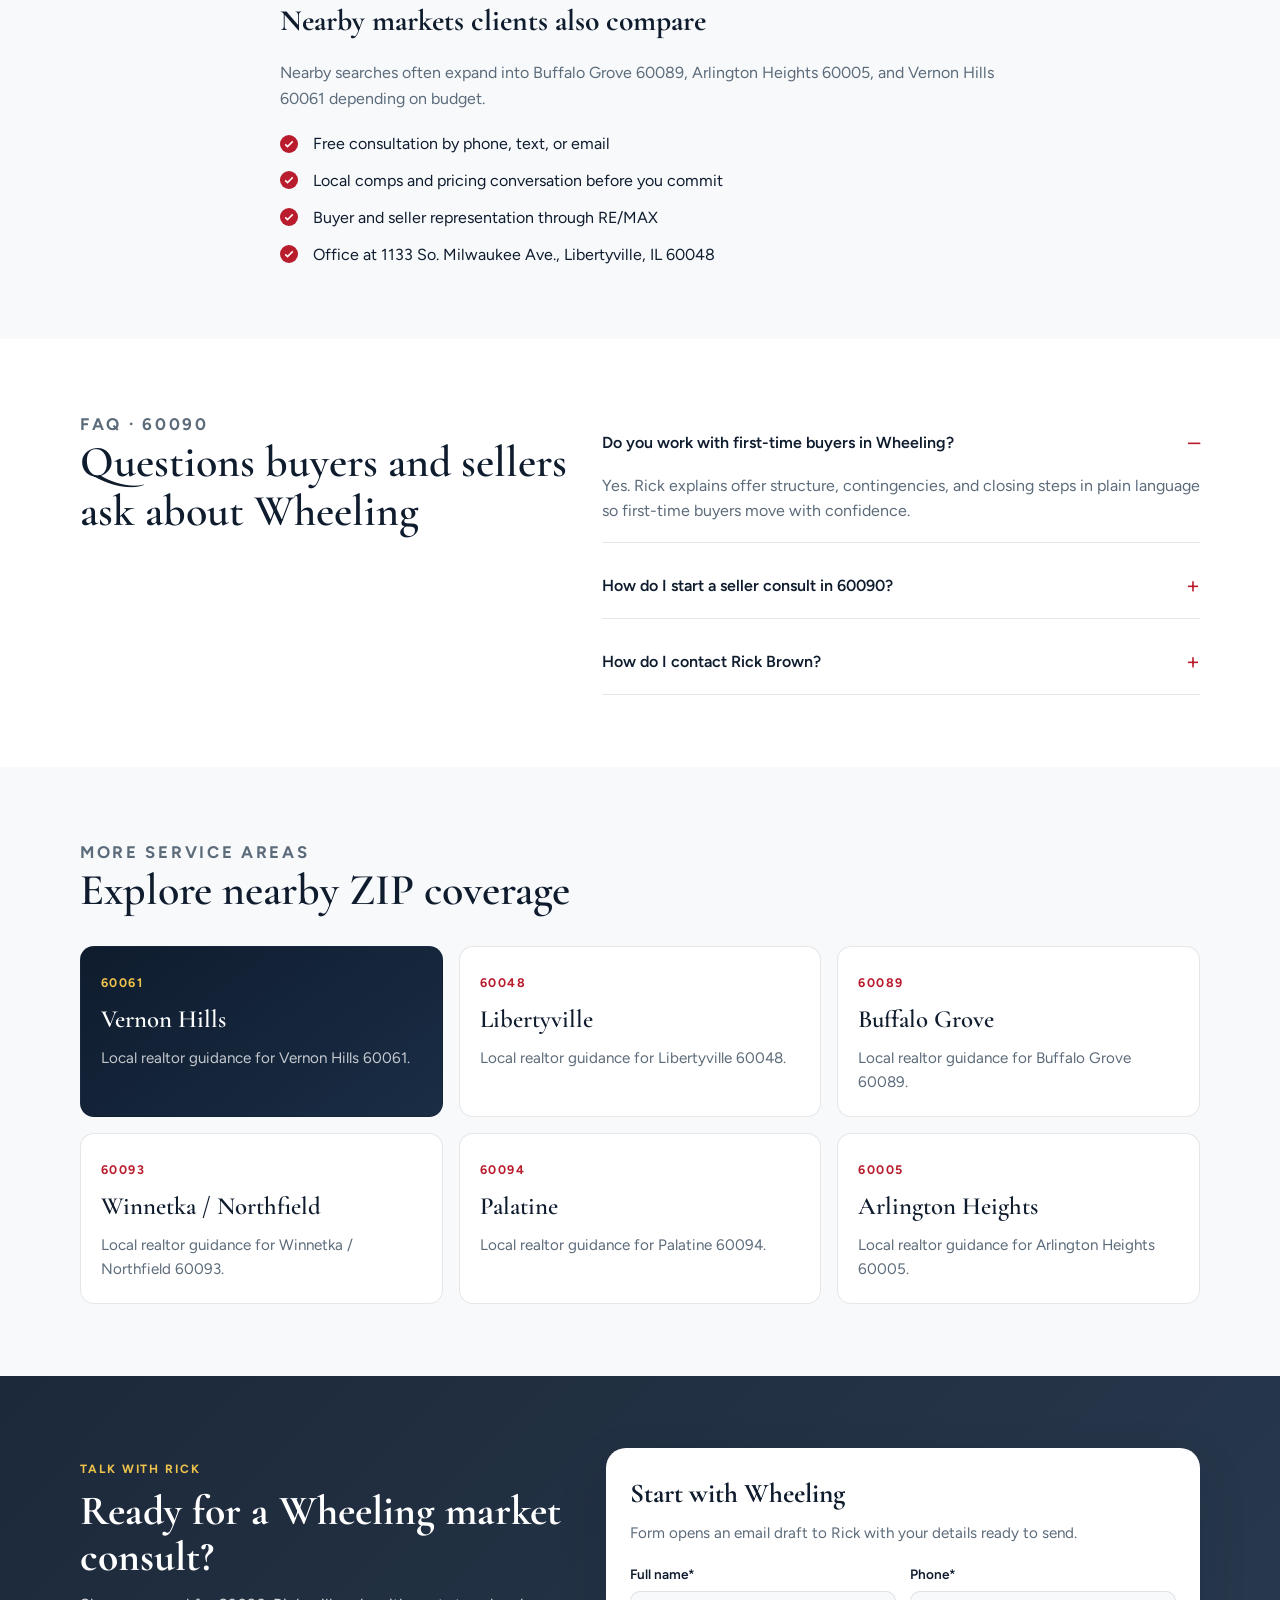
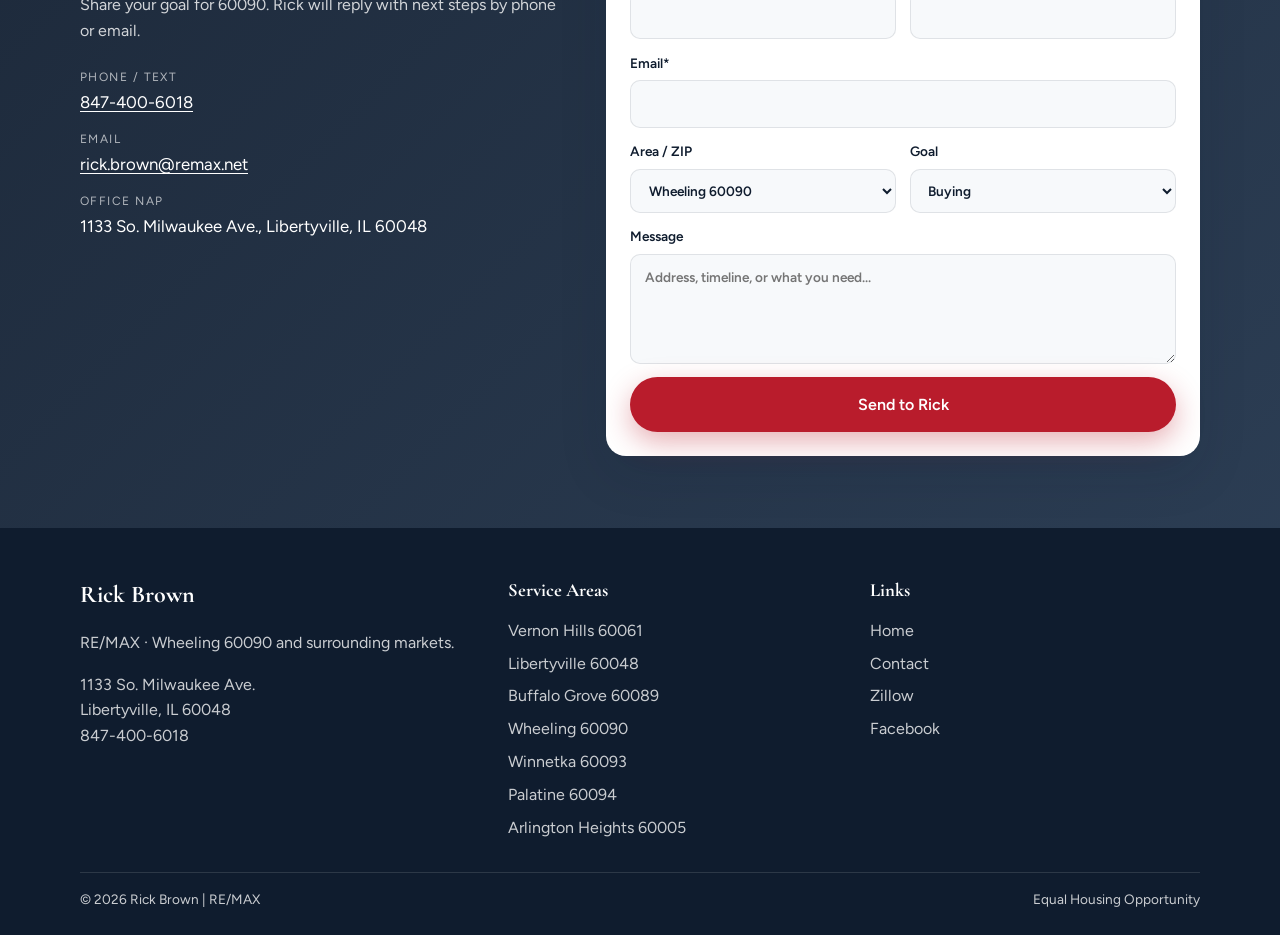
<file: areas/wheeling-60090.html>
<!DOCTYPE html>
<html lang="en-US">
<head>
  <meta charset="UTF-8">
  <meta name="viewport" content="width=device-width, initial-scale=1">
  <title>Wheeling Realtor | Homes for Sale in 60090 | Rick Brown RE/MAX</title>
  <meta name="description" content="Wheeling IL realtor for ZIP 60090. Rick Brown RE/MAX supports buyers and sellers with market comps, negotiations, and a clear home search plan. Call 847-400-6018.">
  <meta name="robots" content="index, follow, max-image-preview:large">
  <meta name="geo.region" content="US-IL">
  <meta name="geo.placename" content="Wheeling, Illinois">
  <link rel="canonical" href="https://rickbrownhomes.com/areas/wheeling-60090.html">
  <meta property="og:type" content="website">
  <meta property="og:title" content="Wheeling Realtor | Homes for Sale in 60090 | Rick Brown RE/MAX">
  <meta property="og:description" content="Wheeling IL realtor for ZIP 60090. Rick Brown RE/MAX supports buyers and sellers with market comps, negotiations, and a clear home search plan. Call 847-400-6018.">
  <meta property="og:url" content="https://rickbrownhomes.com/areas/wheeling-60090.html">
  <meta property="og:image" content="https://rickbrownhomes.com/images/rick-brown-720.jpg">
  <link rel="preconnect" href="https://fonts.googleapis.com">
  <link rel="preconnect" href="https://fonts.gstatic.com" crossorigin>
  <link href="https://fonts.googleapis.com/css2?family=Cormorant+Garamond:wght@500;600;700&family=Figtree:wght@400;500;600;700&display=swap" rel="stylesheet">
  <link rel="stylesheet" href="../css/styles.css">
  <script type="application/ld+json">
  {
    "@context": "https://schema.org",
    "@graph": [
      {
        "@type": "RealEstateAgent",
        "@id": "https://rickbrownhomes.com/#business",
        "name": "Rick Brown | RE/MAX",
        "image": "https://rickbrownhomes.com/images/rick-brown-720.jpg",
        "url": "https://rickbrownhomes.com/",
        "telephone": "+18474006018",
        "email": "rick.brown@remax.net",
        "address": {
          "@type": "PostalAddress",
          "streetAddress": "1133 So. Milwaukee Ave.",
          "addressLocality": "Libertyville",
          "addressRegion": "IL",
          "postalCode": "60048",
          "addressCountry": "US"
        },
        "areaServed": {
          "@type": "PostalCode",
          "name": "60090",
          "description": "Wheeling, IL"
        },
        "sameAs": [
          "https://www.zillow.com/profile/user8984945",
          "https://www.facebook.com/rick.brown.925602"
        ]
      },
      {
        "@type": "WebPage",
        "@id": "https://rickbrownhomes.com/areas/wheeling-60090.html#webpage",
        "url": "https://rickbrownhomes.com/areas/wheeling-60090.html",
        "name": "Wheeling Realtor | Homes for Sale in 60090 | Rick Brown RE/MAX",
        "description": "Wheeling IL realtor for ZIP 60090. Rick Brown RE/MAX supports buyers and sellers with market comps, negotiations, and a clear home search plan. Call 847-400-6018.",
        "about": {"@id": "https://rickbrownhomes.com/#business"},
        "breadcrumb": {
          "@type": "BreadcrumbList",
          "itemListElement": [
            {"@type": "ListItem", "position": 1, "name": "Home", "item": "https://rickbrownhomes.com/"},
            {"@type": "ListItem", "position": 2, "name": "Service Areas", "item": "https://rickbrownhomes.com/#areas"},
            {"@type": "ListItem", "position": 3, "name": "Wheeling 60090", "item": "https://rickbrownhomes.com/areas/wheeling-60090.html"}
          ]
        }
      },
      {
        "@type": "Service",
        "name": "Real estate services in Wheeling 60090",
        "provider": {"@id": "https://rickbrownhomes.com/#business"},
        "areaServed": "Wheeling, IL 60090",
        "description": "Buyer and seller representation for homes in Wheeling, Illinois ZIP 60090."
      }
    ]
  }
  </script>
</head>
<body>
  <div class="topbar">
    <div class="container">
      <span>RE/MAX · Wheeling 60090</span>
      <span>
        <a href="tel:+18474006018">847-400-6018</a>
        ·
        <a href="mailto:rick.brown@remax.net">rick.brown@remax.net</a>
      </span>
    </div>
  </div>

  <header class="site-header">
    <div class="container">
      <a class="brand" href="../index.html">
        <span class="brand-name">Rick Brown</span>
        <span class="brand-tag">RE/MAX</span>
      </a>
      <button class="nav-toggle" type="button" aria-label="Open menu" aria-expanded="false">☰</button>
      <nav class="nav" aria-label="Primary">
        <a href="../index.html#areas">Service Areas</a>
        <a href="../index.html#services">Services</a>
        <a href="#contact">Contact</a>
        <a class="nav-cta" href="tel:+18474006018">Call Now</a>
      </nav>
    </div>
  </header>

  <main>
    <section class="page-hero">
      <div class="container">
        <p class="breadcrumb"><a href="../index.html">Home</a> / Service Areas / Wheeling 60090</p>
        <p class="eyebrow" style="color:#f0c34a">Service area · Cook County / Lake County edge</p>
        <h1>Wheeling realtor covering ZIP 60090 for buyers and sellers</h1>
        <p>If you are buying or selling in Wheeling 60090, Rick Brown brings Lake County and NW suburban market experience to your offer, pricing, and closing timeline.</p>
        <div class="hero-actions" style="margin-top:1.5rem">
          <a class="btn btn-primary" href="#contact">Free Wheeling consult</a>
          <a class="btn btn-ghost" href="tel:+18474006018">847-400-6018</a>
        </div>
      </div>
    </section>

    <section class="section section-tight" style="background:#fff;border-bottom:1px solid var(--line)">
      <div class="container split about-split" style="gap:1.5rem;align-items:center">
        <div class="split-visual photo-frame">
          <img class="agent-portrait-clean" src="../images/rick-brown-600.jpg" srcset="../images/rick-brown-400.jpg 400w, ../images/rick-brown-600.jpg 600w, ../images/rick-brown-720.jpg 720w" sizes="280px" alt="Rick Brown, RE/MAX realtor" width="280" height="280" loading="lazy" decoding="async">
        </div>
        <div>
          <p class="eyebrow">Your realtor</p>
          <h2 style="font-family:var(--font-display);font-size:1.9rem;margin:0 0 .5rem">Rick Brown · 177 total sales</h2>
          <p style="margin:0;color:var(--muted)">RE/MAX agent specializing in buyer representation, listings, and new construction. Rick helps buyers and sellers in Wheeling with pricing, negotiation, and a personal approach built on trust.</p>
          <div class="profile-links" style="margin-top:1rem">
            <a class="btn btn-dark" href="https://www.zillow.com/profile/user8984945" target="_blank" rel="noopener noreferrer">Zillow profile</a>
            <a class="btn btn-outline" href="https://www.facebook.com/rick.brown.925602" target="_blank" rel="noopener noreferrer">Facebook</a>
            <a class="btn btn-outline" href="../index.html#about">Full bio</a>
          </div>
        </div>
      </div>
    </section>

    <section class="section">
      <div class="container prose">
        <p class="eyebrow">Wheeling real estate</p>
        <h2>Local context for buying or selling in 60090</h2>
        <p>Wheeling attracts buyers looking for connectivity, practical inventory, and access into the northwest suburbs. The ZIP often serves move-up and first-time buyers who want value relative to neighboring Buffalo Grove or Arlington Heights. Local comps matter because attached and detached inventory can behave differently.</p>
        <h2>Buying a home in Wheeling</h2>
        <p>Rick helps Wheeling buyers set a realistic spending lane, tour efficiently, and negotiate from data instead of hope. Financing timing and inspection plans stay front and center.</p>
        <h2>Selling a home in 60090</h2>
        <p>Sellers get a prep checklist, pricing against current 60090 competition, and showing strategy designed to generate strong early interest.</p>
        <h2>Nearby markets clients also compare</h2>
        <p>Nearby searches often expand into Buffalo Grove 60089, Arlington Heights 60005, and Vernon Hills 60061 depending on budget.</p>
        <ul class="check-list">
          <li>Free consultation by phone, text, or email</li>
          <li>Local comps and pricing conversation before you commit</li>
          <li>Buyer and seller representation through RE/MAX</li>
          <li>Office at 1133 So. Milwaukee Ave., Libertyville, IL 60048</li>
        </ul>
      </div>
    </section>

    <section class="section" style="background:#fff">
      <div class="container" style="display:grid;grid-template-columns:0.9fr 1.1fr;gap:2rem;align-items:start">
        <div class="section-head" style="margin:0">
          <p class="eyebrow">FAQ · 60090</p>
          <h2>Questions buyers and sellers ask about Wheeling</h2>
        </div>
        <div class="faq">
          <details open>
            <summary>Do you work with first-time buyers in Wheeling?</summary>
            <p>Yes. Rick explains offer structure, contingencies, and closing steps in plain language so first-time buyers move with confidence.</p>
          </details>
          <details>
            <summary>How do I start a seller consult in 60090?</summary>
            <p>Call 847-400-6018 or send the form on this page. Include address and timeline for the fastest turnaround.</p>
          </details>
          <details>
            <summary>How do I contact Rick Brown?</summary>
            <p>Call or text 847-400-6018, email rick.brown@remax.net, or use the form below. Connect on <a href="https://www.zillow.com/profile/user8984945" target="_blank" rel="noopener noreferrer">Zillow</a> or <a href="https://www.facebook.com/rick.brown.925602" target="_blank" rel="noopener noreferrer">Facebook</a>.</p>
          </details>
        </div>
      </div>
    </section>

    <section class="section">
      <div class="container">
        <div class="section-head">
          <p class="eyebrow">More service areas</p>
          <h2>Explore nearby ZIP coverage</h2>
        </div>
        <div class="area-grid">
          <a class="area-link primary" href="vernon-hills-60061.html">
            <span class="zip">60061</span>
            <h3>Vernon Hills</h3>
            <p>Local realtor guidance for Vernon Hills 60061.</p>
          </a>
          <a class="area-link" href="libertyville-60048.html">
            <span class="zip">60048</span>
            <h3>Libertyville</h3>
            <p>Local realtor guidance for Libertyville 60048.</p>
          </a>
          <a class="area-link" href="buffalo-grove-60089.html">
            <span class="zip">60089</span>
            <h3>Buffalo Grove</h3>
            <p>Local realtor guidance for Buffalo Grove 60089.</p>
          </a>
          <a class="area-link" href="winnetka-60093.html">
            <span class="zip">60093</span>
            <h3>Winnetka / Northfield</h3>
            <p>Local realtor guidance for Winnetka / Northfield 60093.</p>
          </a>
          <a class="area-link" href="palatine-60094.html">
            <span class="zip">60094</span>
            <h3>Palatine</h3>
            <p>Local realtor guidance for Palatine 60094.</p>
          </a>
          <a class="area-link" href="arlington-heights-60005.html">
            <span class="zip">60005</span>
            <h3>Arlington Heights</h3>
            <p>Local realtor guidance for Arlington Heights 60005.</p>
          </a>
        </div>
      </div>
    </section>

    <section class="section contact-band" id="contact">
      <div class="container contact-grid">
        <div class="contact-copy">
          <p class="eyebrow" style="color:#f0c34a">Talk with Rick</p>
          <h2 style="font-family:var(--font-display);font-size:clamp(2rem,4vw,2.6rem);margin:0 0 .75rem;line-height:1.1">Ready for a Wheeling market consult?</h2>
          <p style="margin:0;color:rgba(255,255,255,.8)">Share your goal for 60090. Rick will reply with next steps by phone or email.</p>
          <dl class="contact-meta">
            <div>
              <dt>Phone / Text</dt>
              <dd><a href="tel:+18474006018">847-400-6018</a></dd>
            </div>
            <div>
              <dt>Email</dt>
              <dd><a href="mailto:rick.brown@remax.net">rick.brown@remax.net</a></dd>
            </div>
            <div>
              <dt>Office NAP</dt>
              <dd>1133 So. Milwaukee Ave., Libertyville, IL 60048</dd>
            </div>
          </dl>
        </div>
        <div class="form-panel">
          <h3>Start with Wheeling</h3>
          <p>Form opens an email draft to Rick with your details ready to send.</p>
          <form id="lead-form" novalidate>
            <div class="form-grid">
              <label>Full name*<input type="text" name="name" required></label>
              <label>Phone*<input type="tel" name="phone" required></label>
              <label class="full">Email*<input type="email" name="email" required></label>
              <label>Area / ZIP
                <select name="area" id="area">
                  <option value="Wheeling 60090" selected>Wheeling 60090</option>
                  <option value="Vernon Hills 60061">Vernon Hills 60061</option>
                  <option value="Libertyville 60048">Libertyville 60048</option>
                  <option value="Buffalo Grove 60089">Buffalo Grove 60089</option>
                  <option value="Wheeling 60090">Wheeling 60090</option>
                  <option value="Winnetka / Northfield 60093">Winnetka / Northfield 60093</option>
                  <option value="Palatine 60094">Palatine 60094</option>
                  <option value="Arlington Heights 60005">Arlington Heights 60005</option>
                </select>
              </label>
              <label>Goal
                <select name="goal">
                  <option value="Buying">Buying</option>
                  <option value="Selling">Selling</option>
                  <option value="Buying and Selling">Buying and Selling</option>
                  <option value="Home value check">Home value check</option>
                </select>
              </label>
              <label class="full">Message<textarea name="message" placeholder="Address, timeline, or what you need..."></textarea></label>
              <div class="full">
                <button class="btn btn-primary" type="submit" style="width:100%">Send to Rick</button>
                <div id="form-status" class="form-status" role="status" aria-live="polite"></div>
              </div>
            </div>
          </form>
        </div>
      </div>
    </section>
  </main>

  <footer class="site-footer">
    <div class="container footer-grid">
      <div>
        <h2>Rick Brown</h2>
        <p>RE/MAX · Wheeling 60090 and surrounding markets.</p>
        <p style="margin-top:1rem">1133 So. Milwaukee Ave.<br>Libertyville, IL 60048<br><a href="tel:+18474006018">847-400-6018</a></p>
      </div>
      <div>
        <h3>Service Areas</h3>
        <ul>
          <li><a href="vernon-hills-60061.html">Vernon Hills 60061</a></li>
          <li><a href="libertyville-60048.html">Libertyville 60048</a></li>
          <li><a href="buffalo-grove-60089.html">Buffalo Grove 60089</a></li>
          <li><a href="wheeling-60090.html">Wheeling 60090</a></li>
          <li><a href="winnetka-60093.html">Winnetka 60093</a></li>
          <li><a href="palatine-60094.html">Palatine 60094</a></li>
          <li><a href="arlington-heights-60005.html">Arlington Heights 60005</a></li>
        </ul>
      </div>
      <div>
        <h3>Links</h3>
        <ul>
          <li><a href="../index.html">Home</a></li>
          <li><a href="../index.html#contact">Contact</a></li>
          <li><a href="https://www.zillow.com/profile/user8984945" target="_blank" rel="noopener noreferrer">Zillow</a></li>
          <li><a href="https://www.facebook.com/rick.brown.925602" target="_blank" rel="noopener noreferrer">Facebook</a></li>
        </ul>
      </div>
    </div>
    <div class="container footer-bottom">
      <span>© 2026 Rick Brown | RE/MAX</span>
      <span>Equal Housing Opportunity</span>
    </div>
  </footer>
  <script src="../js/main.js"></script>
</body>
</html>
</file>
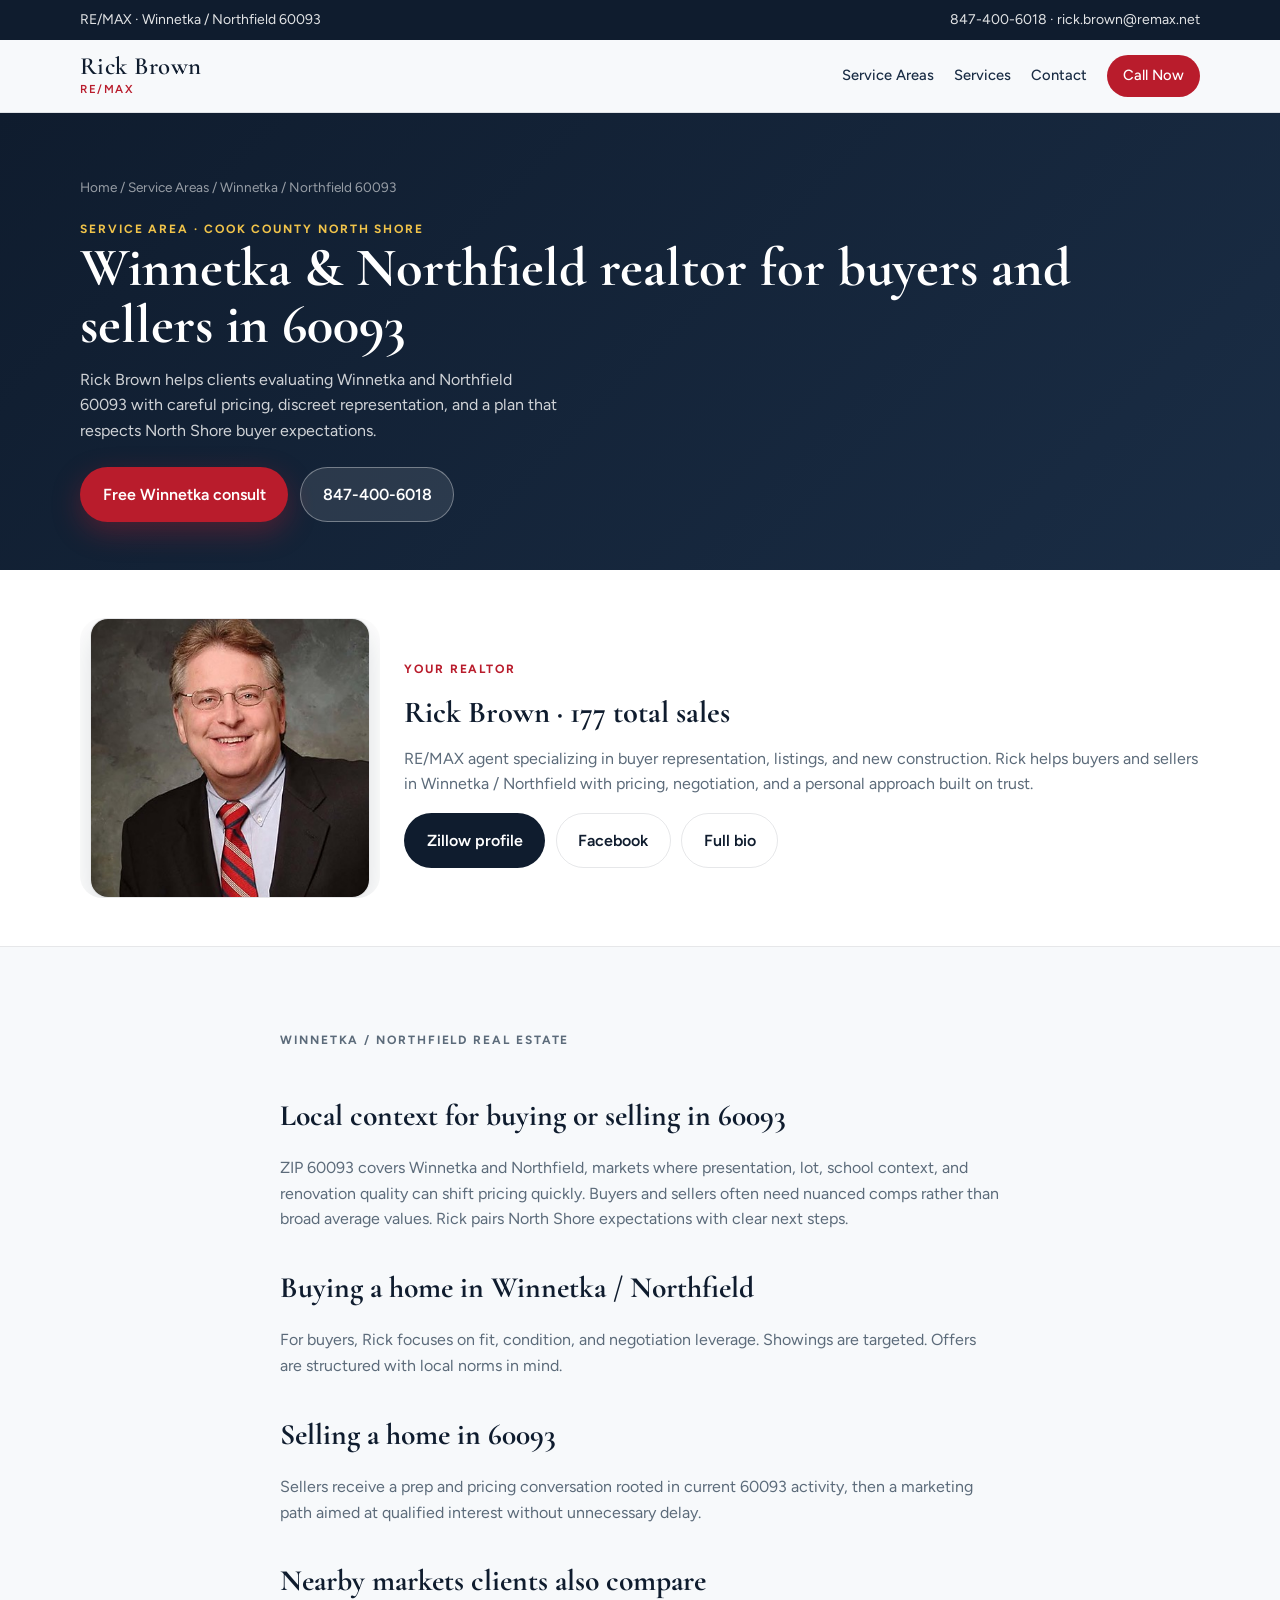
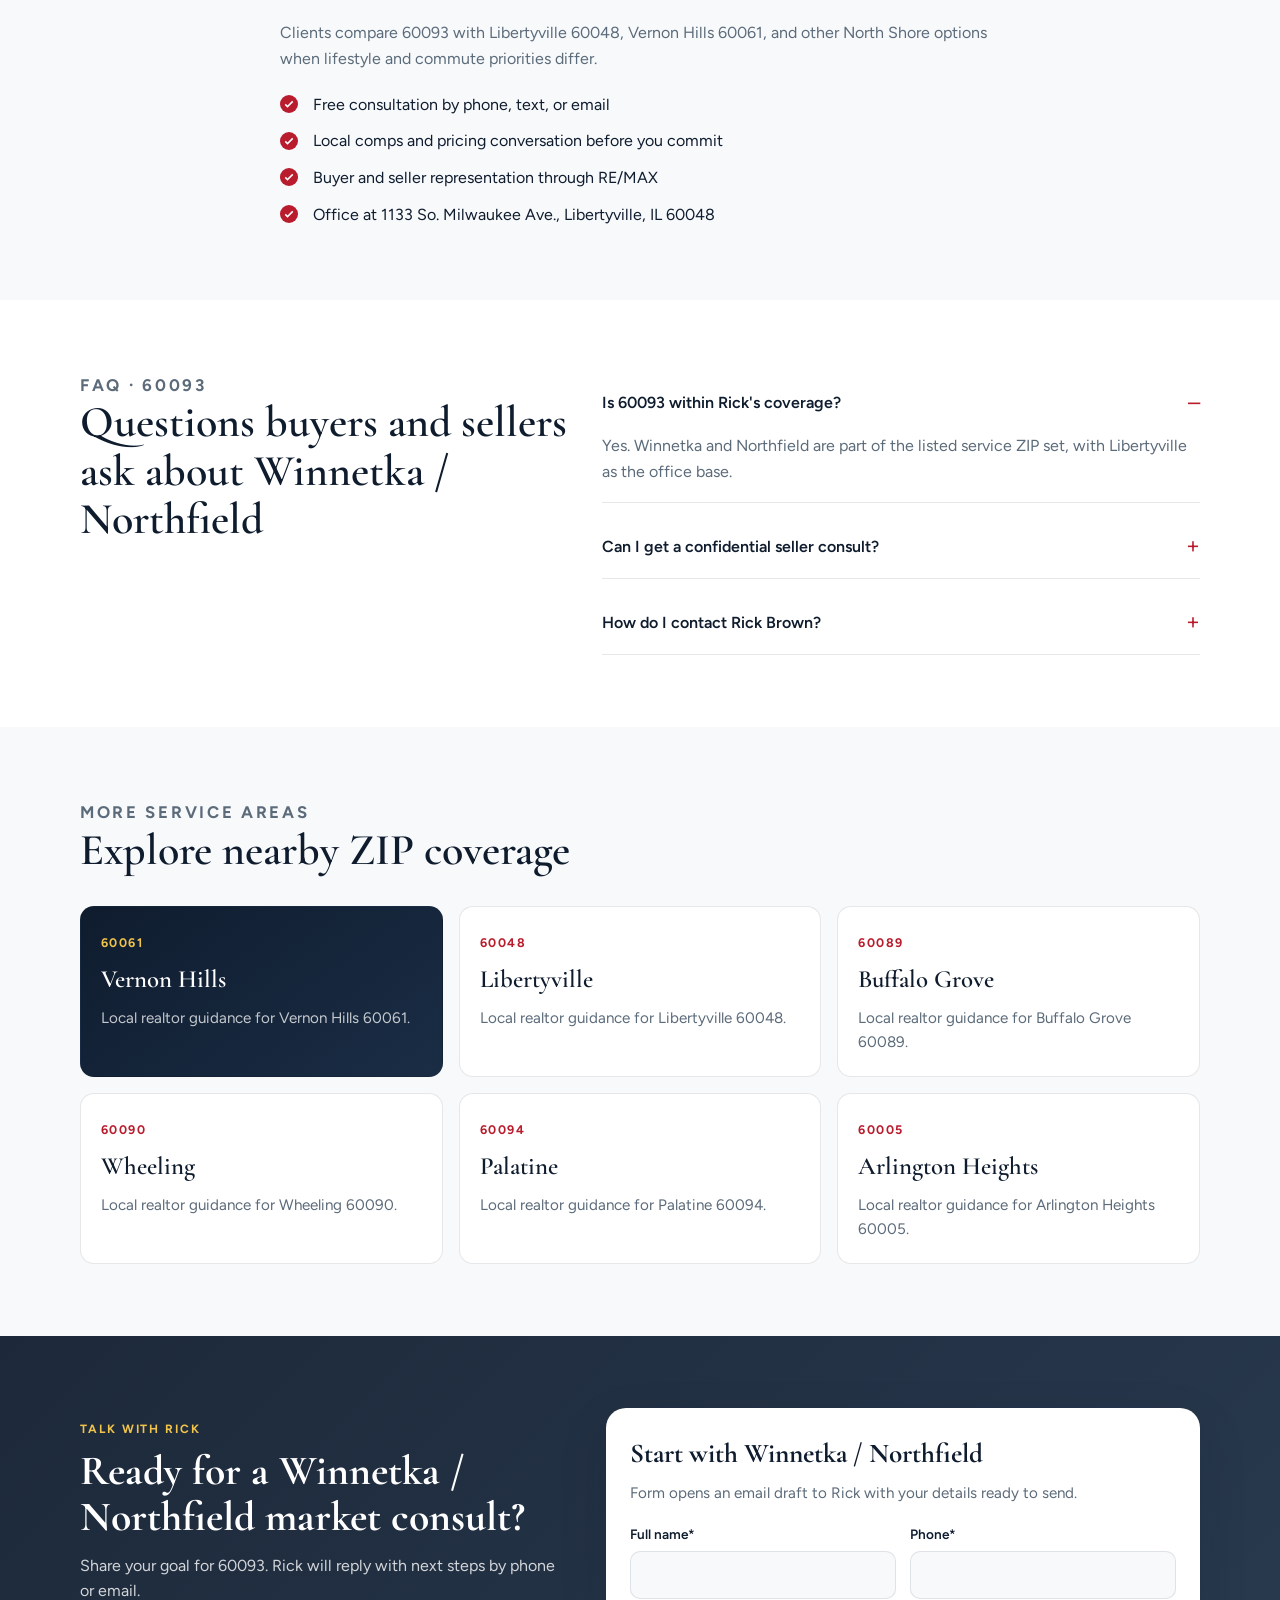
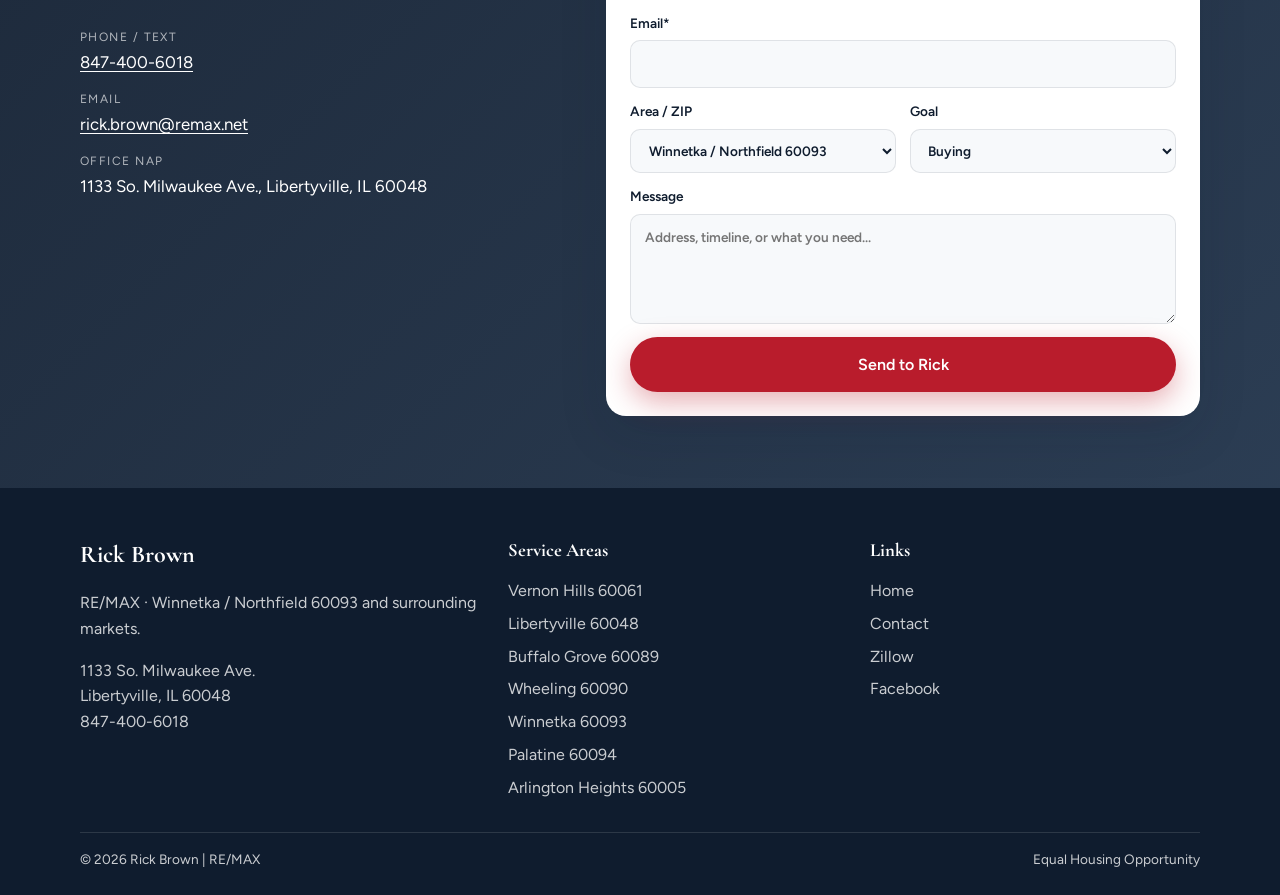
<file: areas/winnetka-60093.html>
<!DOCTYPE html>
<html lang="en-US">
<head>
  <meta charset="UTF-8">
  <meta name="viewport" content="width=device-width, initial-scale=1">
  <title>Winnetka & Northfield Realtor | ZIP 60093 | Rick Brown RE/MAX</title>
  <meta name="description" content="Realtor for Winnetka and Northfield ZIP 60093. Rick Brown RE/MAX assists with North Shore buying and selling strategy, pricing, and negotiations. Call 847-400-6018.">
  <meta name="robots" content="index, follow, max-image-preview:large">
  <meta name="geo.region" content="US-IL">
  <meta name="geo.placename" content="Winnetka / Northfield, Illinois">
  <link rel="canonical" href="https://rickbrownhomes.com/areas/winnetka-60093.html">
  <meta property="og:type" content="website">
  <meta property="og:title" content="Winnetka & Northfield Realtor | ZIP 60093 | Rick Brown RE/MAX">
  <meta property="og:description" content="Realtor for Winnetka and Northfield ZIP 60093. Rick Brown RE/MAX assists with North Shore buying and selling strategy, pricing, and negotiations. Call 847-400-6018.">
  <meta property="og:url" content="https://rickbrownhomes.com/areas/winnetka-60093.html">
  <meta property="og:image" content="https://rickbrownhomes.com/images/rick-brown-720.jpg">
  <link rel="preconnect" href="https://fonts.googleapis.com">
  <link rel="preconnect" href="https://fonts.gstatic.com" crossorigin>
  <link href="https://fonts.googleapis.com/css2?family=Cormorant+Garamond:wght@500;600;700&family=Figtree:wght@400;500;600;700&display=swap" rel="stylesheet">
  <link rel="stylesheet" href="../css/styles.css">
  <script type="application/ld+json">
  {
    "@context": "https://schema.org",
    "@graph": [
      {
        "@type": "RealEstateAgent",
        "@id": "https://rickbrownhomes.com/#business",
        "name": "Rick Brown | RE/MAX",
        "image": "https://rickbrownhomes.com/images/rick-brown-720.jpg",
        "url": "https://rickbrownhomes.com/",
        "telephone": "+18474006018",
        "email": "rick.brown@remax.net",
        "address": {
          "@type": "PostalAddress",
          "streetAddress": "1133 So. Milwaukee Ave.",
          "addressLocality": "Libertyville",
          "addressRegion": "IL",
          "postalCode": "60048",
          "addressCountry": "US"
        },
        "areaServed": {
          "@type": "PostalCode",
          "name": "60093",
          "description": "Winnetka / Northfield, IL"
        },
        "sameAs": [
          "https://www.zillow.com/profile/user8984945",
          "https://www.facebook.com/rick.brown.925602"
        ]
      },
      {
        "@type": "WebPage",
        "@id": "https://rickbrownhomes.com/areas/winnetka-60093.html#webpage",
        "url": "https://rickbrownhomes.com/areas/winnetka-60093.html",
        "name": "Winnetka & Northfield Realtor | ZIP 60093 | Rick Brown RE/MAX",
        "description": "Realtor for Winnetka and Northfield ZIP 60093. Rick Brown RE/MAX assists with North Shore buying and selling strategy, pricing, and negotiations. Call 847-400-6018.",
        "about": {"@id": "https://rickbrownhomes.com/#business"},
        "breadcrumb": {
          "@type": "BreadcrumbList",
          "itemListElement": [
            {"@type": "ListItem", "position": 1, "name": "Home", "item": "https://rickbrownhomes.com/"},
            {"@type": "ListItem", "position": 2, "name": "Service Areas", "item": "https://rickbrownhomes.com/#areas"},
            {"@type": "ListItem", "position": 3, "name": "Winnetka / Northfield 60093", "item": "https://rickbrownhomes.com/areas/winnetka-60093.html"}
          ]
        }
      },
      {
        "@type": "Service",
        "name": "Real estate services in Winnetka / Northfield 60093",
        "provider": {"@id": "https://rickbrownhomes.com/#business"},
        "areaServed": "Winnetka / Northfield, IL 60093",
        "description": "Buyer and seller representation for homes in Winnetka / Northfield, Illinois ZIP 60093."
      }
    ]
  }
  </script>
</head>
<body>
  <div class="topbar">
    <div class="container">
      <span>RE/MAX · Winnetka / Northfield 60093</span>
      <span>
        <a href="tel:+18474006018">847-400-6018</a>
        ·
        <a href="mailto:rick.brown@remax.net">rick.brown@remax.net</a>
      </span>
    </div>
  </div>

  <header class="site-header">
    <div class="container">
      <a class="brand" href="../index.html">
        <span class="brand-name">Rick Brown</span>
        <span class="brand-tag">RE/MAX</span>
      </a>
      <button class="nav-toggle" type="button" aria-label="Open menu" aria-expanded="false">☰</button>
      <nav class="nav" aria-label="Primary">
        <a href="../index.html#areas">Service Areas</a>
        <a href="../index.html#services">Services</a>
        <a href="#contact">Contact</a>
        <a class="nav-cta" href="tel:+18474006018">Call Now</a>
      </nav>
    </div>
  </header>

  <main>
    <section class="page-hero">
      <div class="container">
        <p class="breadcrumb"><a href="../index.html">Home</a> / Service Areas / Winnetka / Northfield 60093</p>
        <p class="eyebrow" style="color:#f0c34a">Service area · Cook County North Shore</p>
        <h1>Winnetka & Northfield realtor for buyers and sellers in 60093</h1>
        <p>Rick Brown helps clients evaluating Winnetka and Northfield 60093 with careful pricing, discreet representation, and a plan that respects North Shore buyer expectations.</p>
        <div class="hero-actions" style="margin-top:1.5rem">
          <a class="btn btn-primary" href="#contact">Free Winnetka consult</a>
          <a class="btn btn-ghost" href="tel:+18474006018">847-400-6018</a>
        </div>
      </div>
    </section>

    <section class="section section-tight" style="background:#fff;border-bottom:1px solid var(--line)">
      <div class="container split about-split" style="gap:1.5rem;align-items:center">
        <div class="split-visual photo-frame">
          <img class="agent-portrait-clean" src="../images/rick-brown-600.jpg" srcset="../images/rick-brown-400.jpg 400w, ../images/rick-brown-600.jpg 600w, ../images/rick-brown-720.jpg 720w" sizes="280px" alt="Rick Brown, RE/MAX realtor" width="280" height="280" loading="lazy" decoding="async">
        </div>
        <div>
          <p class="eyebrow">Your realtor</p>
          <h2 style="font-family:var(--font-display);font-size:1.9rem;margin:0 0 .5rem">Rick Brown · 177 total sales</h2>
          <p style="margin:0;color:var(--muted)">RE/MAX agent specializing in buyer representation, listings, and new construction. Rick helps buyers and sellers in Winnetka / Northfield with pricing, negotiation, and a personal approach built on trust.</p>
          <div class="profile-links" style="margin-top:1rem">
            <a class="btn btn-dark" href="https://www.zillow.com/profile/user8984945" target="_blank" rel="noopener noreferrer">Zillow profile</a>
            <a class="btn btn-outline" href="https://www.facebook.com/rick.brown.925602" target="_blank" rel="noopener noreferrer">Facebook</a>
            <a class="btn btn-outline" href="../index.html#about">Full bio</a>
          </div>
        </div>
      </div>
    </section>

    <section class="section">
      <div class="container prose">
        <p class="eyebrow">Winnetka / Northfield real estate</p>
        <h2>Local context for buying or selling in 60093</h2>
        <p>ZIP 60093 covers Winnetka and Northfield, markets where presentation, lot, school context, and renovation quality can shift pricing quickly. Buyers and sellers often need nuanced comps rather than broad average values. Rick pairs North Shore expectations with clear next steps.</p>
        <h2>Buying a home in Winnetka / Northfield</h2>
        <p>For buyers, Rick focuses on fit, condition, and negotiation leverage. Showings are targeted. Offers are structured with local norms in mind.</p>
        <h2>Selling a home in 60093</h2>
        <p>Sellers receive a prep and pricing conversation rooted in current 60093 activity, then a marketing path aimed at qualified interest without unnecessary delay.</p>
        <h2>Nearby markets clients also compare</h2>
        <p>Clients compare 60093 with Libertyville 60048, Vernon Hills 60061, and other North Shore options when lifestyle and commute priorities differ.</p>
        <ul class="check-list">
          <li>Free consultation by phone, text, or email</li>
          <li>Local comps and pricing conversation before you commit</li>
          <li>Buyer and seller representation through RE/MAX</li>
          <li>Office at 1133 So. Milwaukee Ave., Libertyville, IL 60048</li>
        </ul>
      </div>
    </section>

    <section class="section" style="background:#fff">
      <div class="container" style="display:grid;grid-template-columns:0.9fr 1.1fr;gap:2rem;align-items:start">
        <div class="section-head" style="margin:0">
          <p class="eyebrow">FAQ · 60093</p>
          <h2>Questions buyers and sellers ask about Winnetka / Northfield</h2>
        </div>
        <div class="faq">
          <details open>
            <summary>Is 60093 within Rick's coverage?</summary>
            <p>Yes. Winnetka and Northfield are part of the listed service ZIP set, with Libertyville as the office base.</p>
          </details>
          <details>
            <summary>Can I get a confidential seller consult?</summary>
            <p>Yes. Call or email Rick directly. He can discuss pricing privately before any public listing conversation.</p>
          </details>
          <details>
            <summary>How do I contact Rick Brown?</summary>
            <p>Call or text 847-400-6018, email rick.brown@remax.net, or use the form below. Connect on <a href="https://www.zillow.com/profile/user8984945" target="_blank" rel="noopener noreferrer">Zillow</a> or <a href="https://www.facebook.com/rick.brown.925602" target="_blank" rel="noopener noreferrer">Facebook</a>.</p>
          </details>
        </div>
      </div>
    </section>

    <section class="section">
      <div class="container">
        <div class="section-head">
          <p class="eyebrow">More service areas</p>
          <h2>Explore nearby ZIP coverage</h2>
        </div>
        <div class="area-grid">
          <a class="area-link primary" href="vernon-hills-60061.html">
            <span class="zip">60061</span>
            <h3>Vernon Hills</h3>
            <p>Local realtor guidance for Vernon Hills 60061.</p>
          </a>
          <a class="area-link" href="libertyville-60048.html">
            <span class="zip">60048</span>
            <h3>Libertyville</h3>
            <p>Local realtor guidance for Libertyville 60048.</p>
          </a>
          <a class="area-link" href="buffalo-grove-60089.html">
            <span class="zip">60089</span>
            <h3>Buffalo Grove</h3>
            <p>Local realtor guidance for Buffalo Grove 60089.</p>
          </a>
          <a class="area-link" href="wheeling-60090.html">
            <span class="zip">60090</span>
            <h3>Wheeling</h3>
            <p>Local realtor guidance for Wheeling 60090.</p>
          </a>
          <a class="area-link" href="palatine-60094.html">
            <span class="zip">60094</span>
            <h3>Palatine</h3>
            <p>Local realtor guidance for Palatine 60094.</p>
          </a>
          <a class="area-link" href="arlington-heights-60005.html">
            <span class="zip">60005</span>
            <h3>Arlington Heights</h3>
            <p>Local realtor guidance for Arlington Heights 60005.</p>
          </a>
        </div>
      </div>
    </section>

    <section class="section contact-band" id="contact">
      <div class="container contact-grid">
        <div class="contact-copy">
          <p class="eyebrow" style="color:#f0c34a">Talk with Rick</p>
          <h2 style="font-family:var(--font-display);font-size:clamp(2rem,4vw,2.6rem);margin:0 0 .75rem;line-height:1.1">Ready for a Winnetka / Northfield market consult?</h2>
          <p style="margin:0;color:rgba(255,255,255,.8)">Share your goal for 60093. Rick will reply with next steps by phone or email.</p>
          <dl class="contact-meta">
            <div>
              <dt>Phone / Text</dt>
              <dd><a href="tel:+18474006018">847-400-6018</a></dd>
            </div>
            <div>
              <dt>Email</dt>
              <dd><a href="mailto:rick.brown@remax.net">rick.brown@remax.net</a></dd>
            </div>
            <div>
              <dt>Office NAP</dt>
              <dd>1133 So. Milwaukee Ave., Libertyville, IL 60048</dd>
            </div>
          </dl>
        </div>
        <div class="form-panel">
          <h3>Start with Winnetka / Northfield</h3>
          <p>Form opens an email draft to Rick with your details ready to send.</p>
          <form id="lead-form" novalidate>
            <div class="form-grid">
              <label>Full name*<input type="text" name="name" required></label>
              <label>Phone*<input type="tel" name="phone" required></label>
              <label class="full">Email*<input type="email" name="email" required></label>
              <label>Area / ZIP
                <select name="area" id="area">
                  <option value="Winnetka / Northfield 60093" selected>Winnetka / Northfield 60093</option>
                  <option value="Vernon Hills 60061">Vernon Hills 60061</option>
                  <option value="Libertyville 60048">Libertyville 60048</option>
                  <option value="Buffalo Grove 60089">Buffalo Grove 60089</option>
                  <option value="Wheeling 60090">Wheeling 60090</option>
                  <option value="Winnetka / Northfield 60093">Winnetka / Northfield 60093</option>
                  <option value="Palatine 60094">Palatine 60094</option>
                  <option value="Arlington Heights 60005">Arlington Heights 60005</option>
                </select>
              </label>
              <label>Goal
                <select name="goal">
                  <option value="Buying">Buying</option>
                  <option value="Selling">Selling</option>
                  <option value="Buying and Selling">Buying and Selling</option>
                  <option value="Home value check">Home value check</option>
                </select>
              </label>
              <label class="full">Message<textarea name="message" placeholder="Address, timeline, or what you need..."></textarea></label>
              <div class="full">
                <button class="btn btn-primary" type="submit" style="width:100%">Send to Rick</button>
                <div id="form-status" class="form-status" role="status" aria-live="polite"></div>
              </div>
            </div>
          </form>
        </div>
      </div>
    </section>
  </main>

  <footer class="site-footer">
    <div class="container footer-grid">
      <div>
        <h2>Rick Brown</h2>
        <p>RE/MAX · Winnetka / Northfield 60093 and surrounding markets.</p>
        <p style="margin-top:1rem">1133 So. Milwaukee Ave.<br>Libertyville, IL 60048<br><a href="tel:+18474006018">847-400-6018</a></p>
      </div>
      <div>
        <h3>Service Areas</h3>
        <ul>
          <li><a href="vernon-hills-60061.html">Vernon Hills 60061</a></li>
          <li><a href="libertyville-60048.html">Libertyville 60048</a></li>
          <li><a href="buffalo-grove-60089.html">Buffalo Grove 60089</a></li>
          <li><a href="wheeling-60090.html">Wheeling 60090</a></li>
          <li><a href="winnetka-60093.html">Winnetka 60093</a></li>
          <li><a href="palatine-60094.html">Palatine 60094</a></li>
          <li><a href="arlington-heights-60005.html">Arlington Heights 60005</a></li>
        </ul>
      </div>
      <div>
        <h3>Links</h3>
        <ul>
          <li><a href="../index.html">Home</a></li>
          <li><a href="../index.html#contact">Contact</a></li>
          <li><a href="https://www.zillow.com/profile/user8984945" target="_blank" rel="noopener noreferrer">Zillow</a></li>
          <li><a href="https://www.facebook.com/rick.brown.925602" target="_blank" rel="noopener noreferrer">Facebook</a></li>
        </ul>
      </div>
    </div>
    <div class="container footer-bottom">
      <span>© 2026 Rick Brown | RE/MAX</span>
      <span>Equal Housing Opportunity</span>
    </div>
  </footer>
  <script src="../js/main.js"></script>
</body>
</html>
</file>
<file: css/styles.css>
/* Rick Brown | RE/MAX — Local SEO landing styles */
:root {
  --ink: #0f1c2e;
  --ink-soft: #1a2d45;
  --navy: #152a45;
  --mist: #eef3f7;
  --paper: #f7f9fb;
  --muted: #5c6b7a;
  --line: rgba(15, 28, 46, 0.1);
  --accent: #b91c2c;
  --accent-deep: #8f1422;
  --gold: #c9a227;
  --white: #ffffff;
  --shadow: 0 18px 50px rgba(15, 28, 46, 0.12);
  --radius: 14px;
  --max: 1120px;
  --font-display: "Cormorant Garamond", Georgia, serif;
  --font-body: "Figtree", system-ui, sans-serif;
}

*,
*::before,
*::after {
  box-sizing: border-box;
}

html {
  scroll-behavior: smooth;
}

body {
  margin: 0;
  font-family: var(--font-body);
  color: var(--ink);
  background: var(--paper);
  line-height: 1.6;
  -webkit-font-smoothing: antialiased;
}

img {
  max-width: 100%;
  display: block;
}

a {
  color: inherit;
  text-decoration: none;
}

button,
input,
select,
textarea {
  font: inherit;
}

.container {
  width: min(100% - 2rem, var(--max));
  margin-inline: auto;
}

/* Top bar / NAP */
.topbar {
  background: var(--ink);
  color: rgba(255, 255, 255, 0.88);
  font-size: 0.875rem;
  padding: 0.55rem 0;
}

.topbar .container {
  display: flex;
  flex-wrap: wrap;
  gap: 0.75rem 1.5rem;
  justify-content: space-between;
  align-items: center;
}

.topbar a:hover {
  color: #fff;
}

/* Header */
.site-header {
  position: sticky;
  top: 0;
  z-index: 50;
  background: rgba(247, 249, 251, 0.92);
  backdrop-filter: blur(12px);
  border-bottom: 1px solid var(--line);
}

.site-header .container {
  display: flex;
  align-items: center;
  justify-content: space-between;
  gap: 1rem;
  padding: 0.85rem 0;
}

.brand {
  display: flex;
  flex-direction: column;
  gap: 0.1rem;
}

.brand-name {
  font-family: var(--font-display);
  font-size: 1.55rem;
  font-weight: 600;
  letter-spacing: 0.02em;
  line-height: 1;
}

.brand-tag {
  font-size: 0.72rem;
  letter-spacing: 0.14em;
  text-transform: uppercase;
  color: var(--accent);
  font-weight: 600;
}

.nav {
  display: flex;
  align-items: center;
  gap: 1.25rem;
}

.nav a {
  font-size: 0.92rem;
  color: var(--ink-soft);
  font-weight: 500;
}

.nav a:hover {
  color: var(--accent);
}

.nav-cta {
  background: var(--accent) !important;
  color: #fff !important;
  padding: 0.55rem 1rem;
  border-radius: 999px;
}

.nav-toggle {
  display: none;
  border: 1px solid var(--line);
  background: #fff;
  border-radius: 10px;
  width: 42px;
  height: 42px;
  cursor: pointer;
}

/* Hero — full bleed home background */
.hero {
  position: relative;
  min-height: min(92vh, 820px);
  display: grid;
  align-items: end;
  color: #fff;
  overflow: hidden;
  background:
    linear-gradient(180deg, rgba(15, 28, 46, 0.35) 0%, rgba(15, 28, 46, 0.78) 55%, rgba(15, 28, 46, 0.92) 100%),
    url("https://images.unsplash.com/photo-1564013799919-ab600027ffc6?auto=format&fit=crop&w=2000&q=80")
      center/cover no-repeat;
}

.hero::after {
  content: "";
  position: absolute;
  inset: 0;
  background: radial-gradient(ellipse at 70% 20%, rgba(201, 162, 39, 0.18), transparent 45%);
  pointer-events: none;
  animation: heroGlow 8s ease-in-out infinite alternate;
}

@keyframes heroGlow {
  from { opacity: 0.5; }
  to { opacity: 1; }
}

.hero-inner {
  position: relative;
  z-index: 1;
  padding: 4.5rem 0 3.5rem;
  max-width: 680px;
}

.hero-brand {
  font-family: var(--font-display);
  font-size: clamp(2.8rem, 7vw, 4.6rem);
  font-weight: 600;
  line-height: 0.95;
  margin: 0 0 1rem;
  letter-spacing: -0.01em;
  animation: riseIn 0.9s ease both;
}

.hero h1 {
  font-family: var(--font-display);
  font-size: clamp(1.45rem, 3.2vw, 2rem);
  font-weight: 500;
  margin: 0 0 0.85rem;
  line-height: 1.2;
  color: rgba(255, 255, 255, 0.95);
  animation: riseIn 0.9s ease 0.12s both;
}

.hero-lead {
  margin: 0 0 1.75rem;
  font-size: 1.05rem;
  color: rgba(255, 255, 255, 0.84);
  max-width: 36ch;
  animation: riseIn 0.9s ease 0.22s both;
}

.hero-actions {
  display: flex;
  flex-wrap: wrap;
  gap: 0.75rem;
  animation: riseIn 0.9s ease 0.32s both;
}

@keyframes riseIn {
  from {
    opacity: 0;
    transform: translateY(18px);
  }
  to {
    opacity: 1;
    transform: translateY(0);
  }
}

.btn {
  display: inline-flex;
  align-items: center;
  justify-content: center;
  gap: 0.4rem;
  padding: 0.85rem 1.35rem;
  border-radius: 999px;
  font-weight: 600;
  border: 1px solid transparent;
  cursor: pointer;
  transition: transform 0.2s ease, background 0.2s ease, box-shadow 0.2s ease;
}

.btn:hover {
  transform: translateY(-1px);
}

.btn-primary {
  background: var(--accent);
  color: #fff;
  box-shadow: 0 10px 28px rgba(185, 28, 44, 0.35);
}

.btn-primary:hover {
  background: var(--accent-deep);
}

.btn-ghost {
  background: rgba(255, 255, 255, 0.1);
  border-color: rgba(255, 255, 255, 0.35);
  color: #fff;
  backdrop-filter: blur(6px);
}

.btn-ghost:hover {
  background: rgba(255, 255, 255, 0.2);
}

.btn-dark {
  background: var(--ink);
  color: #fff;
}

.btn-outline {
  background: transparent;
  border-color: var(--line);
  color: var(--ink);
}

/* Sections */
.section {
  padding: 4.5rem 0;
}

.section-tight {
  padding: 3rem 0;
}

.section-head {
  max-width: 620px;
  margin-bottom: 2rem;
}

.eyebrow {
  display: inline-block;
  font-size: 0.75rem;
  letter-spacing: 0.16em;
  text-transform: uppercase;
  color: var(--accent);
  font-weight: 700;
  margin-bottom: 0.6rem;
}

.section-head h2,
.area-title {
  font-family: var(--font-display);
  font-size: clamp(2rem, 4vw, 2.75rem);
  font-weight: 600;
  line-height: 1.1;
  margin: 0 0 0.75rem;
}

.section-head p,
.lede {
  margin: 0;
  color: var(--muted);
  font-size: 1.05rem;
}

/* Trust strip — not cards, simple row */
.trust {
  background: var(--ink);
  color: rgba(255, 255, 255, 0.9);
  padding: 1.25rem 0;
}

.trust-list {
  display: grid;
  grid-template-columns: repeat(4, 1fr);
  gap: 1rem;
  list-style: none;
  margin: 0;
  padding: 0;
  text-align: center;
}

.trust-list strong {
  display: block;
  font-family: var(--font-display);
  font-size: 1.45rem;
  color: #fff;
}

.trust-list span {
  font-size: 0.85rem;
  opacity: 0.75;
}

/* Split sections */
.split {
  display: grid;
  grid-template-columns: 1.05fr 0.95fr;
  gap: 3rem;
  align-items: center;
}

.split-visual {
  position: relative;
  min-height: 420px;
  border-radius: 22px;
  overflow: hidden;
  background:
    linear-gradient(160deg, rgba(15, 28, 46, 0.2), rgba(15, 28, 46, 0.55)),
    url("https://images.unsplash.com/photo-1600596542815-ffad4c1539a9?auto=format&fit=crop&w=1200&q=80")
      center/cover no-repeat;
  box-shadow: var(--shadow);
}

.split-visual.photo-frame {
  min-height: auto;
  background: transparent;
  padding: 0;
  box-shadow: none;
  display: flex;
  justify-content: center;
  align-items: flex-start;
}

.agent-portrait-clean {
  width: 280px;
  height: 280px;
  max-width: 280px;
  flex: 0 0 280px;
  object-fit: cover;
  object-position: center 10%;
  border-radius: 18px;
  border: 1px solid var(--line);
  box-shadow: 0 12px 32px rgba(15, 28, 46, 0.14);
  background: #fff;
  image-rendering: auto;
}

.split.about-split {
  grid-template-columns: 300px 1fr;
  align-items: start;
}

.testimonial {
  margin: 1.5rem 0 0;
  padding: 1.25rem 1.35rem;
  border-left: 4px solid var(--accent);
  background: #fff;
  border-radius: 0 14px 14px 0;
  box-shadow: 0 8px 24px rgba(15, 28, 46, 0.06);
}

.testimonial p {
  margin: 0 0 0.65rem;
  color: var(--ink-soft);
  font-style: italic;
}

.testimonial cite {
  display: block;
  font-style: normal;
  font-size: 0.9rem;
  color: var(--muted);
  font-weight: 600;
}

.sales-grid {
  display: grid;
  grid-template-columns: repeat(3, 1fr);
  gap: 1rem;
}

.sale-card {
  padding: 1.15rem 1.1rem;
  border-radius: var(--radius);
  border: 1px solid var(--line);
  background: #fff;
}

.sale-card .price {
  font-family: var(--font-display);
  font-size: 1.65rem;
  font-weight: 600;
  color: var(--accent);
  margin: 0 0 0.25rem;
}

.sale-card .meta {
  margin: 0 0 0.45rem;
  font-size: 0.92rem;
  color: var(--muted);
}

.sale-card .address {
  margin: 0;
  font-size: 0.95rem;
  line-height: 1.45;
}

.sale-card .role {
  display: inline-block;
  margin-top: 0.65rem;
  font-size: 0.75rem;
  letter-spacing: 0.08em;
  text-transform: uppercase;
  font-weight: 700;
  color: var(--ink-soft);
}

.split-visual.alt {
  background:
    linear-gradient(160deg, rgba(15, 28, 46, 0.15), rgba(15, 28, 46, 0.5)),
    url("https://images.unsplash.com/photo-1600585154340-be6161a56a0c?auto=format&fit=crop&w=1200&q=80")
      center/cover no-repeat;
}

.check-list {
  list-style: none;
  margin: 1.25rem 0 0;
  padding: 0;
  display: grid;
  gap: 0.7rem;
}

.check-list li {
  display: grid;
  grid-template-columns: 22px 1fr;
  gap: 0.7rem;
  align-items: start;
}

.check-list li::before {
  content: "";
  width: 18px;
  height: 18px;
  margin-top: 0.2rem;
  border-radius: 50%;
  background: var(--accent) url("data:image/svg+xml,%3Csvg xmlns='http://www.w3.org/2000/svg' viewBox='0 0 16 16'%3E%3Cpath fill='none' stroke='%23fff' stroke-width='2' d='M3 8.5l3 3 7-7'/%3E%3C/svg%3E") center/12px no-repeat;
}

/* Area coverage grid */
.area-grid {
  display: grid;
  grid-template-columns: repeat(3, 1fr);
  gap: 1rem;
}

.area-link {
  display: block;
  padding: 1.35rem 1.25rem;
  border-radius: var(--radius);
  border: 1px solid var(--line);
  background: #fff;
  transition: border-color 0.2s ease, transform 0.2s ease, box-shadow 0.2s ease;
}

.area-link:hover {
  border-color: rgba(185, 28, 44, 0.35);
  transform: translateY(-2px);
  box-shadow: var(--shadow);
}

.area-link .zip {
  font-size: 0.78rem;
  letter-spacing: 0.12em;
  text-transform: uppercase;
  color: var(--accent);
  font-weight: 700;
}

.area-link h3 {
  font-family: var(--font-display);
  font-size: 1.55rem;
  margin: 0.35rem 0 0.4rem;
  font-weight: 600;
}

.area-link p {
  margin: 0;
  color: var(--muted);
  font-size: 0.95rem;
}

.area-link.primary {
  background: linear-gradient(145deg, var(--ink), var(--ink-soft));
  color: #fff;
  border-color: transparent;
}

.area-link.primary p {
  color: rgba(255, 255, 255, 0.75);
}

.area-link.primary .zip {
  color: #f0c34a;
}

/* Services — interaction containers ok as light panels */
.service-row {
  display: grid;
  grid-template-columns: repeat(3, 1fr);
  gap: 1.25rem;
}

.service {
  padding: 1.5rem 0;
  border-top: 2px solid var(--ink);
}

.service h3 {
  font-family: var(--font-display);
  font-size: 1.55rem;
  margin: 0 0 0.5rem;
}

.service p {
  margin: 0;
  color: var(--muted);
}

/* Process */
.process {
  counter-reset: step;
  display: grid;
  gap: 1rem;
}

.process li {
  list-style: none;
  display: grid;
  grid-template-columns: 64px 1fr;
  gap: 1rem;
  align-items: start;
  padding: 1rem 0;
  border-bottom: 1px solid var(--line);
}

.process li::before {
  counter-increment: step;
  content: counter(step, decimal-leading-zero);
  font-family: var(--font-display);
  font-size: 1.8rem;
  color: var(--accent);
  line-height: 1;
}

.process h3 {
  margin: 0 0 0.25rem;
  font-size: 1.15rem;
}

.process p {
  margin: 0;
  color: var(--muted);
}

/* FAQ */
.faq-layout {
  display: grid;
  grid-template-columns: 0.9fr 1.1fr;
  gap: 2.5rem;
  align-items: start;
}

.faq {
  display: grid;
  gap: 0.75rem;
}

.faq details {
  border-bottom: 1px solid var(--line);
  padding: 0.85rem 0;
}

.faq summary {
  cursor: pointer;
  font-weight: 600;
  list-style: none;
  display: flex;
  justify-content: space-between;
  gap: 1rem;
  align-items: center;
}

.faq summary::-webkit-details-marker {
  display: none;
}

.faq summary::after {
  content: "+";
  font-size: 1.4rem;
  color: var(--accent);
  font-weight: 400;
}

.faq details[open] summary::after {
  content: "–";
}

.faq p {
  margin: 0.75rem 0 0.25rem;
  color: var(--muted);
}

/* Contact */
.contact-band {
  background:
    linear-gradient(135deg, rgba(15, 28, 46, 0.94), rgba(26, 45, 69, 0.92)),
    url("https://images.unsplash.com/photo-1600047509807-ba8f99d36b1d?auto=format&fit=crop&w=1800&q=80")
      center/cover;
  color: #fff;
}

.contact-grid {
  display: grid;
  grid-template-columns: 0.9fr 1.1fr;
  gap: 2.5rem;
  align-items: start;
}

.contact-copy a {
  color: #fff;
  text-decoration: underline;
  text-underline-offset: 3px;
}

.contact-meta {
  margin-top: 1.5rem;
  display: grid;
  gap: 0.85rem;
}

.contact-meta dt {
  font-size: 0.75rem;
  letter-spacing: 0.12em;
  text-transform: uppercase;
  opacity: 0.65;
}

.contact-meta dd {
  margin: 0.15rem 0 0;
  font-size: 1.05rem;
}

.form-panel {
  background: #fff;
  color: var(--ink);
  border-radius: 20px;
  padding: 1.5rem;
  box-shadow: var(--shadow);
}

.form-panel h3 {
  font-family: var(--font-display);
  font-size: 1.7rem;
  margin: 0 0 0.35rem;
}

.form-panel > p {
  margin: 0 0 1.15rem;
  color: var(--muted);
  font-size: 0.95rem;
}

.form-grid {
  display: grid;
  grid-template-columns: 1fr 1fr;
  gap: 0.85rem;
}

.form-grid .full {
  grid-column: 1 / -1;
}

label {
  display: grid;
  gap: 0.35rem;
  font-size: 0.85rem;
  font-weight: 600;
}

input,
select,
textarea {
  width: 100%;
  border: 1px solid var(--line);
  border-radius: 10px;
  padding: 0.75rem 0.85rem;
  background: var(--paper);
  color: var(--ink);
}

input:focus,
select:focus,
textarea:focus {
  outline: 2px solid rgba(185, 28, 44, 0.25);
  border-color: var(--accent);
}

textarea {
  min-height: 110px;
  resize: vertical;
}

.form-note {
  font-size: 0.8rem;
  color: var(--muted);
  margin: 0.65rem 0 0;
}

.form-status {
  display: none;
  margin-top: 0.85rem;
  padding: 0.75rem 0.9rem;
  border-radius: 10px;
  font-size: 0.92rem;
}

.form-status.ok {
  display: block;
  background: #e8f6ec;
  color: #146c2e;
}

.form-status.err {
  display: block;
  background: #fdecec;
  color: #9b1c1c;
}

/* Map */
.map-wrap {
  border-radius: 18px;
  overflow: hidden;
  border: 1px solid var(--line);
  min-height: 320px;
  background: #d8e0e8;
}

.map-wrap iframe {
  width: 100%;
  height: 360px;
  border: 0;
}

/* Footer */
.site-footer {
  background: var(--ink);
  color: rgba(255, 255, 255, 0.78);
  padding: 3rem 0 1.5rem;
}

.footer-grid {
  display: grid;
  grid-template-columns: 1.2fr 1fr 1fr;
  gap: 2rem;
  margin-bottom: 2rem;
}

.site-footer h2,
.site-footer h3 {
  color: #fff;
  font-family: var(--font-display);
  margin: 0 0 0.75rem;
}

.site-footer ul {
  list-style: none;
  margin: 0;
  padding: 0;
  display: grid;
  gap: 0.45rem;
}

.site-footer a:hover {
  color: #fff;
}

.footer-bottom {
  border-top: 1px solid rgba(255, 255, 255, 0.12);
  padding-top: 1rem;
  font-size: 0.85rem;
  display: flex;
  flex-wrap: wrap;
  gap: 0.75rem;
  justify-content: space-between;
}

/* Area page specifics */
.page-hero {
  background: linear-gradient(135deg, var(--ink), var(--ink-soft));
  color: #fff;
  padding: 4rem 0 3rem;
}

.page-hero .breadcrumb {
  font-size: 0.85rem;
  opacity: 0.7;
  margin-bottom: 1rem;
}

.page-hero .breadcrumb a:hover {
  color: #fff;
  text-decoration: underline;
}

.page-hero h1 {
  font-family: var(--font-display);
  font-size: clamp(2.2rem, 5vw, 3.4rem);
  margin: 0 0 0.75rem;
  line-height: 1.05;
}

.page-hero p {
  margin: 0;
  max-width: 48ch;
  color: rgba(255, 255, 255, 0.8);
}

.prose {
  max-width: 720px;
}

.prose p {
  color: var(--muted);
}

.prose h2 {
  font-family: var(--font-display);
  font-size: 1.85rem;
  margin: 2rem 0 0.6rem;
}

.credentials {
  display: grid;
  grid-template-columns: repeat(4, 1fr);
  gap: 1rem;
  margin-top: 2rem;
}

.credential {
  padding: 1.15rem 1rem;
  border-radius: var(--radius);
  background: #fff;
  border: 1px solid var(--line);
}

.credential strong {
  display: block;
  font-family: var(--font-display);
  font-size: 1.45rem;
  line-height: 1.1;
  margin-bottom: 0.25rem;
}

.credential span {
  color: var(--muted);
  font-size: 0.88rem;
}

.about-block {
  margin-top: 1.25rem;
}

.about-block h3 {
  font-family: var(--font-display);
  font-size: 1.45rem;
  margin: 0 0 0.45rem;
}

.about-block p {
  margin: 0 0 0.85rem;
  color: var(--muted);
}

.profile-links {
  display: flex;
  flex-wrap: wrap;
  gap: 0.65rem;
  margin-top: 1.25rem;
}

.office-note {
  margin-top: 1rem;
  padding: 0.9rem 1rem;
  border-radius: 12px;
  background: var(--mist);
  border: 1px solid var(--line);
  font-size: 0.92rem;
  color: var(--muted);
}

.office-note strong {
  color: var(--ink);
}

/* Mobile */
@media (max-width: 900px) {
  .nav {
    display: none;
  }

  .nav.open {
    display: flex;
    flex-direction: column;
    position: absolute;
    top: 100%;
    left: 0;
    right: 0;
    background: #fff;
    padding: 1rem;
    border-bottom: 1px solid var(--line);
    align-items: stretch;
  }

  .nav-toggle {
    display: inline-grid;
    place-items: center;
  }

  .trust-list,
  .area-grid,
  .service-row,
  .split,
  .contact-grid,
  .footer-grid,
  .form-grid,
  .faq-layout,
  .form-grid .full {
    grid-column: auto;
  }

  .hero-grid,
  .credentials,
  .sales-grid {
    grid-template-columns: 1fr;
  }

  .split.about-split {
    grid-template-columns: 1fr;
  }

  .agent-portrait-clean {
    margin: 0 auto;
  }

  .hero {
    min-height: 78vh;
    align-items: center;
  }

  .hero-inner {
    padding-top: 6rem;
  }
}

@media (prefers-reduced-motion: reduce) {
  *,
  *::before,
  *::after {
    animation: none !important;
    transition: none !important;
  }
}
</file>
